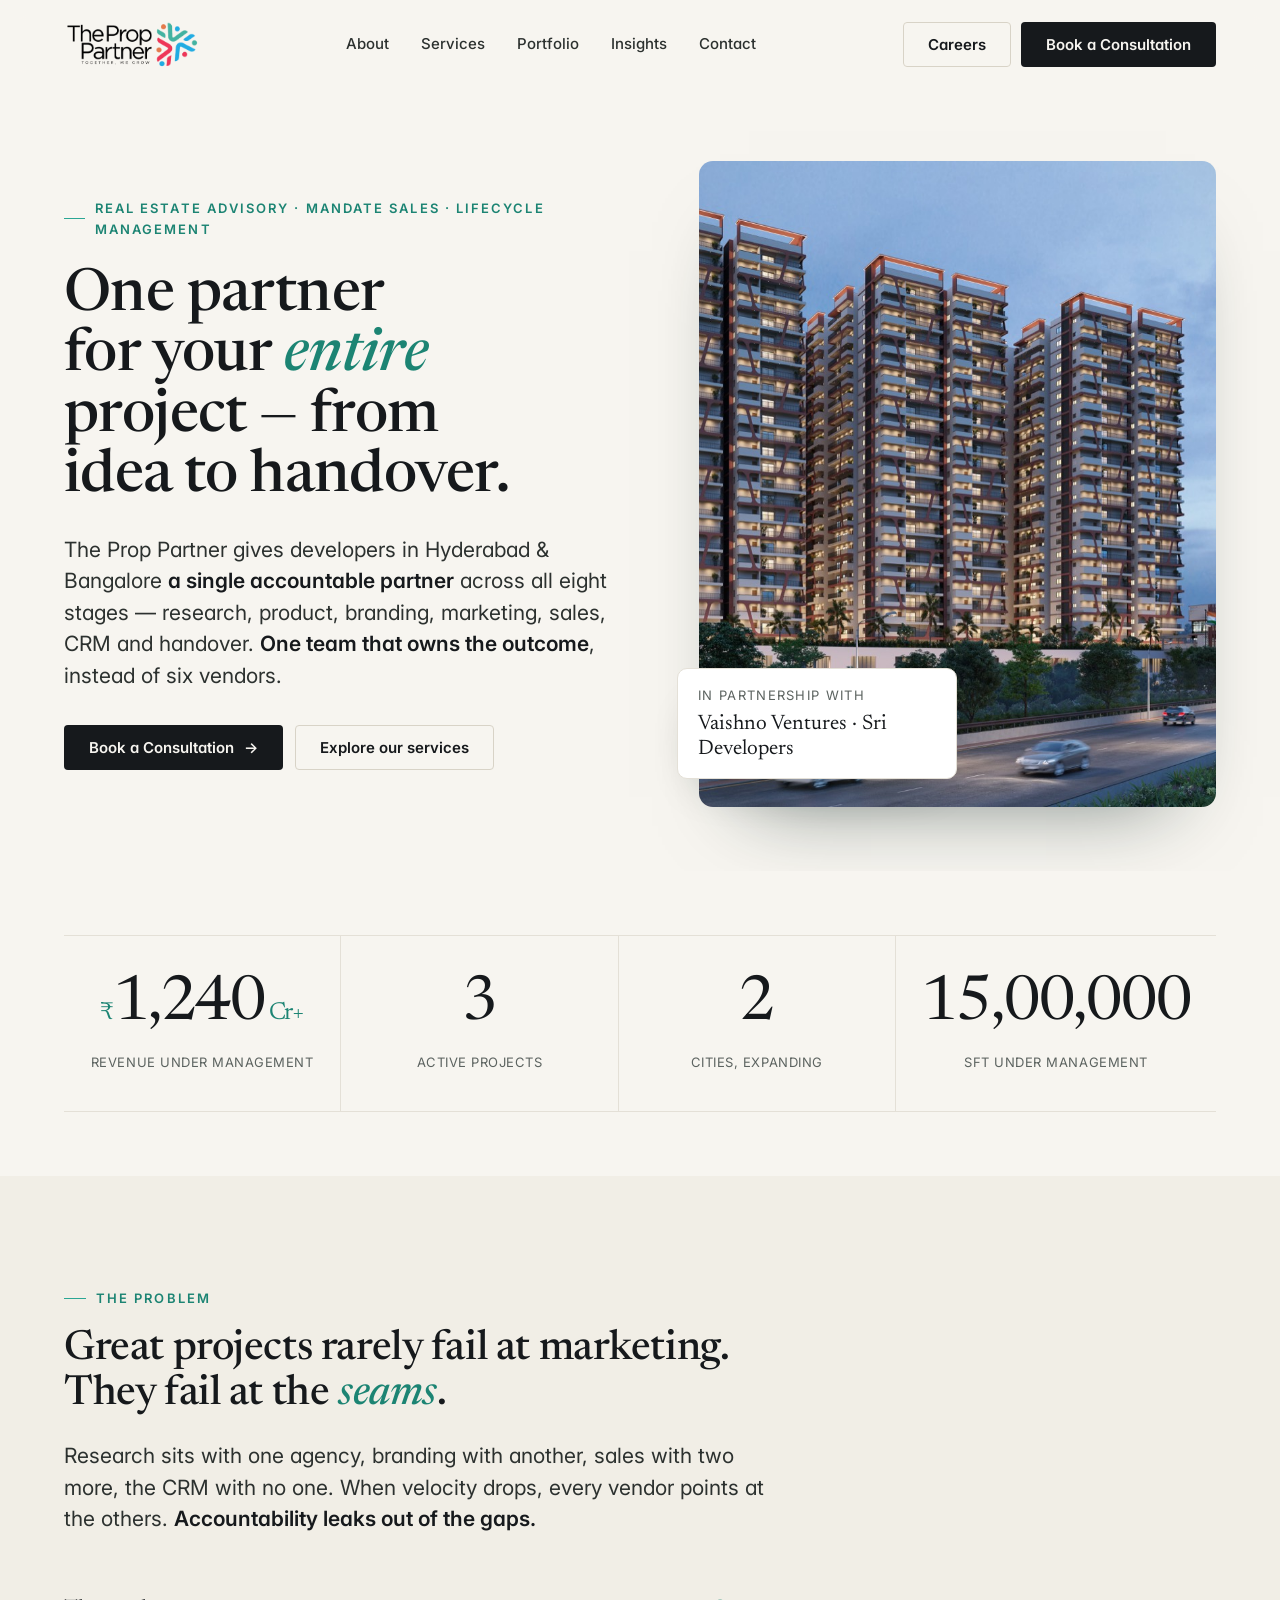
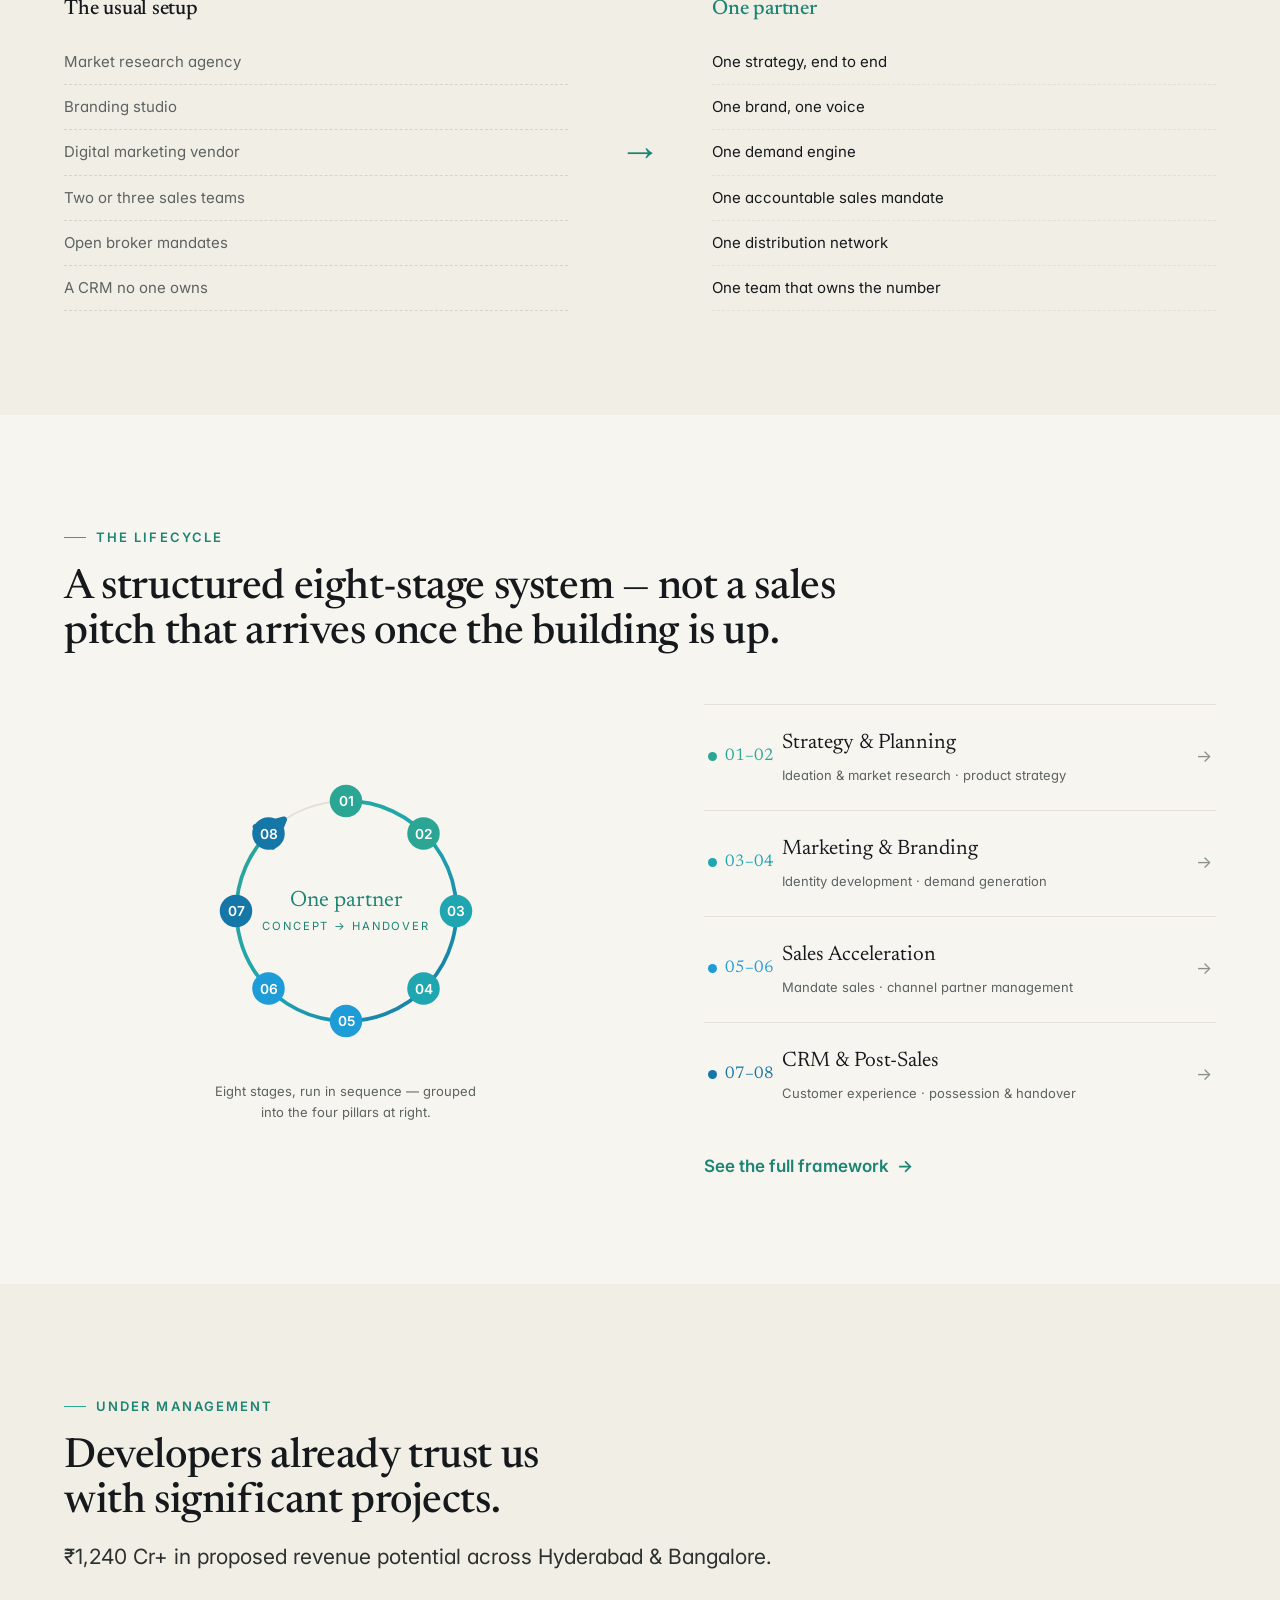
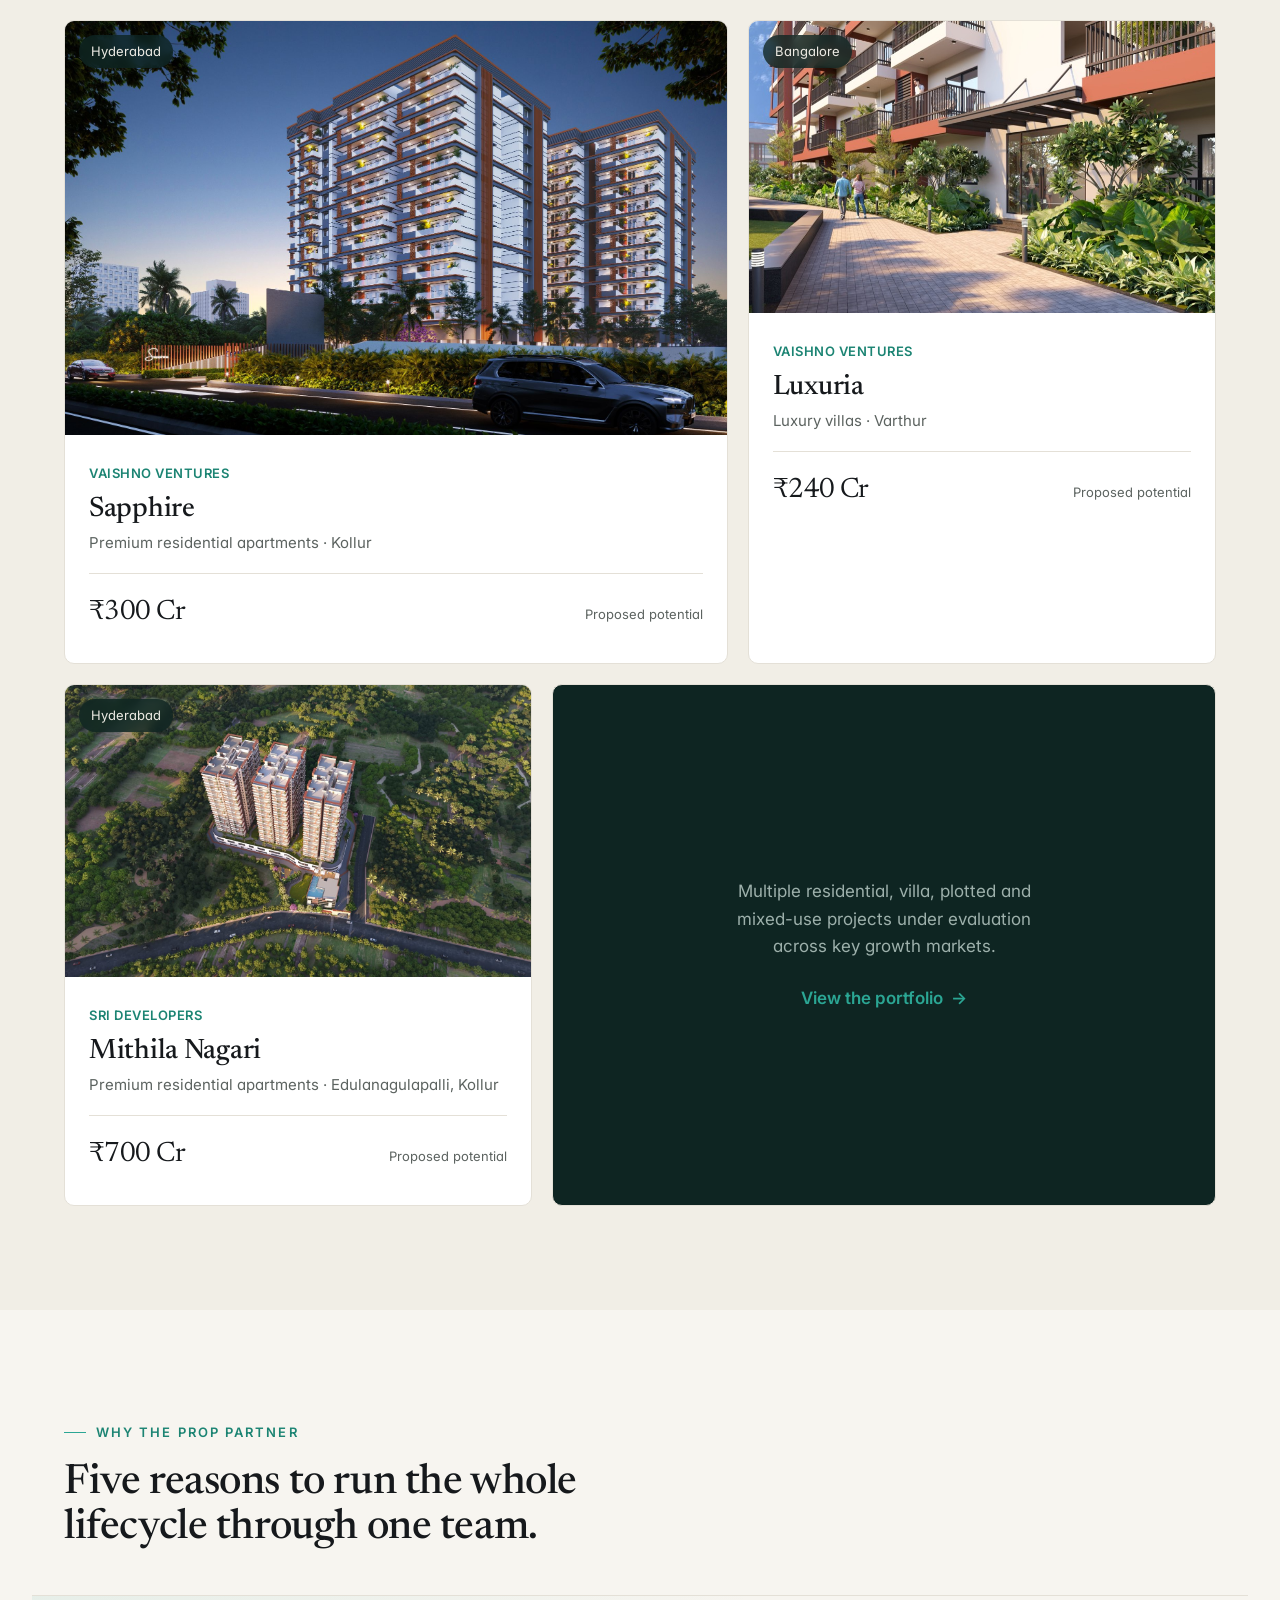
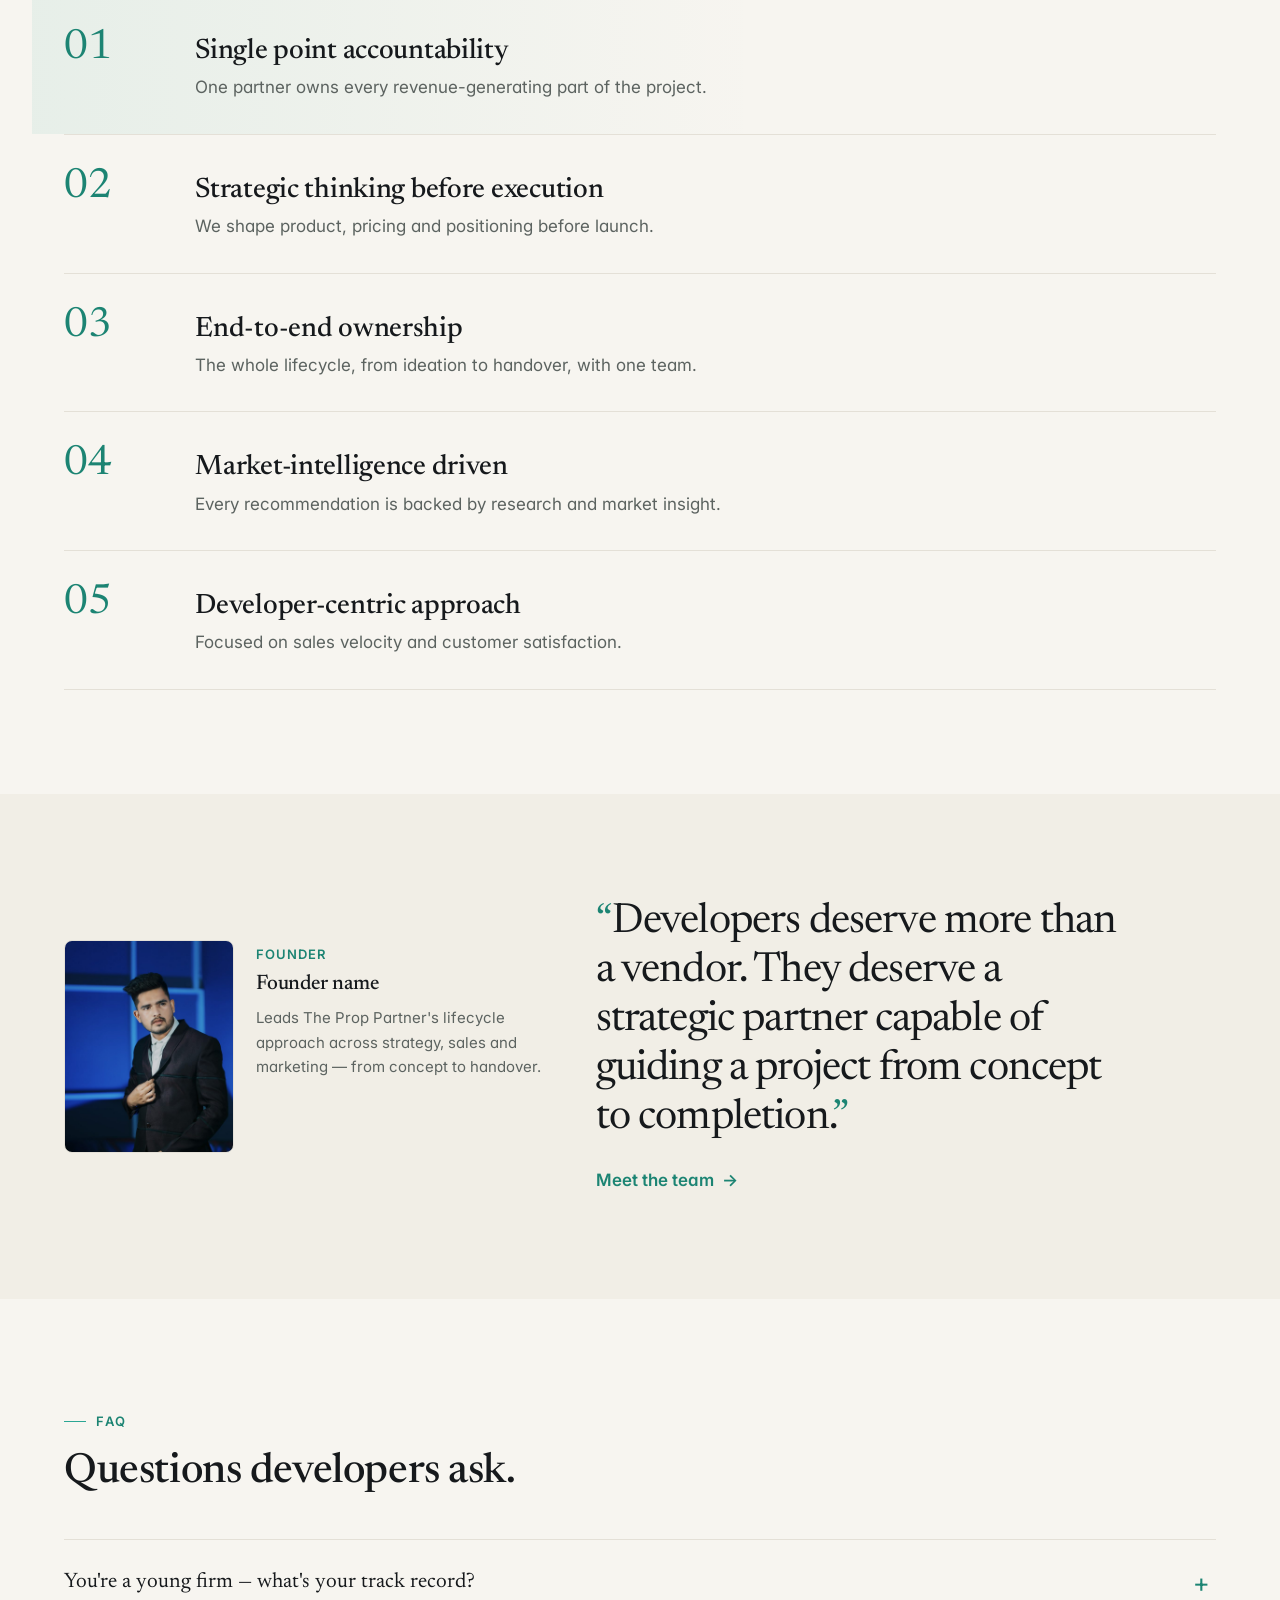
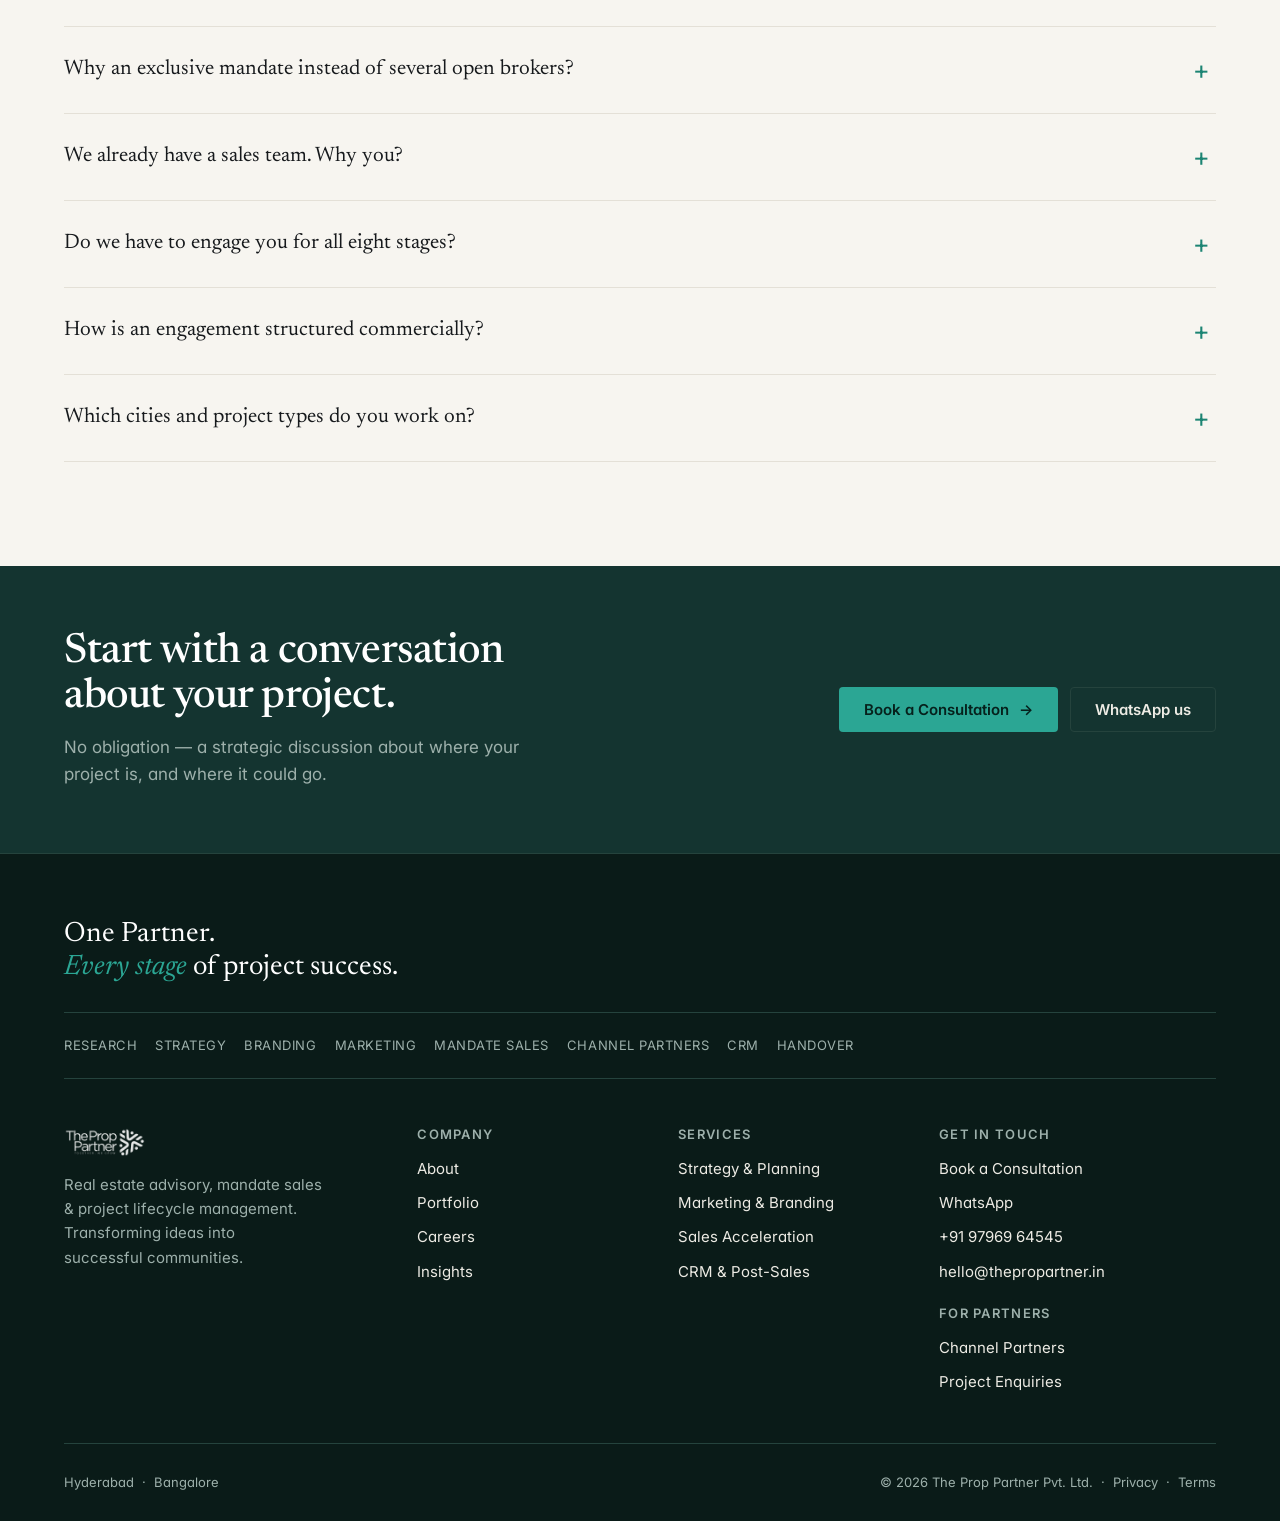
<file: index.html>
<!doctype html>
<html lang="en">
<head>
  <meta charset="utf-8">
  <meta name="viewport" content="width=device-width, initial-scale=1">
  <script>
  /* Self-contained reveal-on-scroll. Lives in <head> so it can't be broken by
     any other script. Sets .js (so content is visible if JS is disabled),
     then reveals .reveal elements as they enter the viewport. */
  (function (d) {
    d.documentElement.classList.add('js');
    var reduce = window.matchMedia && window.matchMedia('(prefers-reduced-motion: reduce)').matches;
    function run() {
      var els = d.querySelectorAll('.reveal:not(.in)'), vh = window.innerHeight, i;
      for (i = 0; i < els.length; i++) {
        var r = els[i].getBoundingClientRect();
        if (r.top < vh * 0.9 && r.bottom > 0) els[i].classList.add('in');
      }
    }
    function start() {
      if (reduce) {
        var all = d.querySelectorAll('.reveal'), i;
        for (i = 0; i < all.length; i++) all[i].classList.add('in');
        return;
      }
      run();
      var ticking = false;
      window.addEventListener('scroll', function () {
        if (!ticking) { ticking = true; requestAnimationFrame(function () { run(); ticking = false; }); }
      }, { passive: true });
      window.addEventListener('resize', run, { passive: true });
      window.addEventListener('load', run);
    }
    if (d.readyState !== 'loading') start();
    else d.addEventListener('DOMContentLoaded', start);
  })(document);
  </script>
  <title>The Prop Partner — Real Estate Mandate &amp; Project Lifecycle Partner, Hyderabad &amp; Bangalore</title>
  <meta name="description" content="One accountable partner across the entire project lifecycle — from market research and product strategy to mandate sales, CRM and handover. Advisory for developers in Hyderabad &amp; Bangalore.">
  <link rel="canonical" href="https://www.thepropartner.in/">

  <!-- Open Graph / social (first impression in WhatsApp & pitch emails) -->
  <meta property="og:type" content="website">
  <meta property="og:site_name" content="The Prop Partner">
  <meta property="og:title" content="The Prop Partner — Real Estate Mandate &amp; Project Lifecycle Partner, Hyderabad &amp; Bangalore">
  <meta property="og:description" content="One accountable partner across the entire project lifecycle — from market research and product strategy to mandate sales, CRM and handover. Advisory for developers in Hyderabad &amp; Bangalore.">
  <meta property="og:image" content="https://www.thepropartner.in/assets/img/og-default.jpg">
  <meta property="og:url" content="https://www.thepropartner.in/">
  <meta name="twitter:card" content="summary_large_image">
  <meta name="twitter:title" content="The Prop Partner — Real Estate Mandate &amp; Project Lifecycle Partner, Hyderabad &amp; Bangalore">
  <meta name="twitter:description" content="One accountable partner across the entire project lifecycle — from market research and product strategy to mandate sales, CRM and handover. Advisory for developers in Hyderabad &amp; Bangalore.">
  <meta name="twitter:image" content="https://www.thepropartner.in/assets/img/og-default.jpg">
  <meta name="theme-color" content="#0E2522">

  <link rel="icon" href="/assets/img/favicon.svg" type="image/svg+xml">
  <link rel="preconnect" href="https://fonts.googleapis.com">
  <link rel="preconnect" href="https://fonts.gstatic.com" crossorigin>
  <link href="https://fonts.googleapis.com/css2?family=Inter:wght@400;500;600;700&family=Newsreader:ital,opsz,wght@0,6..72,400;0,6..72,500;0,6..72,600;1,6..72,400;1,6..72,500&display=swap" rel="stylesheet">
  <link rel="stylesheet" href="/assets/css/styles.css">
  <script type="application/ld+json">
{"@context":"https://schema.org","@type":"RealEstateAgent","name":"The Prop Partner",
"description":"Real estate advisory, mandate sales and project lifecycle management for developers across Hyderabad and Bangalore.",
"url":"https://www.thepropartner.in","areaServed":["Hyderabad","Bangalore"],
"slogan":"One Partner. Every Stage of Project Success.","email":"hello@thepropartner.in","telephone":"+91-97969-64545"}
</script>
</head>
<body data-page="home">
  <div class="scroll-progress" aria-hidden="true"></div>
  <a href="#main" class="btn btn--primary" style="position:absolute;left:-9999px;top:8px;z-index:100" onfocus="this.style.left='8px'" onblur="this.style.left='-9999px'">Skip to content</a>
  <header class="site-header">
    <div class="container container--wide nav">
      <a href="/" class="brand" aria-label="The Prop Partner — home">
        <img src="/assets/img/logo-prop-partner.png" alt="The Prop Partner" width="170" height="44">
      </a>

      <nav class="nav__links" aria-label="Primary">
        <a class="nav__link" data-nav="about" href="/about.html">About</a>
        <span class="has-menu">
          <a class="nav__link" data-nav="services" href="/services.html">Services</a>
          <span class="menu" role="menu">
            <a href="/services/strategy-planning.html"><span class="m-title">Strategy &amp; Planning</span><span class="m-sub">Research · product · pricing</span></a>
            <a href="/services/marketing-branding.html"><span class="m-title">Marketing &amp; Branding</span><span class="m-sub">Identity · demand generation</span></a>
            <a href="/services/sales-acceleration.html"><span class="m-title">Sales Acceleration</span><span class="m-sub">Mandate sales · channel partners</span></a>
            <a href="/services/crm-post-sales.html"><span class="m-title">CRM &amp; Post-Sales</span><span class="m-sub">Customer journey · handover</span></a>
          </span>
        </span>
        <a class="nav__link" data-nav="portfolio" href="/portfolio.html">Portfolio</a>
        <a class="nav__link" data-nav="insights" href="/insights.html">Insights</a>
        <a class="nav__link" data-nav="contact" href="/contact.html">Contact</a>
      </nav>

      <div class="nav__cta">
        <a class="btn btn--ghost" href="/careers.html">Careers</a>
        <a class="btn btn--primary" href="/contact.html">Book a Consultation</a>
        <button class="nav__toggle" aria-label="Menu" aria-expanded="false" aria-controls="mobileNav"><span></span></button>
      </div>
    </div>
  </header>

  <div class="mobile-nav" id="mobileNav">
    <a href="/about.html">About</a>
    <details>
      <summary><a href="/services.html" style="border:0;padding:0">Services</a></summary>
      <div class="sub">
        <a href="/services/strategy-planning.html">Strategy &amp; Planning</a>
        <a href="/services/marketing-branding.html">Marketing &amp; Branding</a>
        <a href="/services/sales-acceleration.html">Sales Acceleration</a>
        <a href="/services/crm-post-sales.html">CRM &amp; Post-Sales</a>
      </div>
    </details>
    <a href="/portfolio.html">Portfolio</a>
    <a href="/insights.html">Insights</a>
    <a href="/careers.html">Careers</a>
    <a href="/contact.html">Contact</a>
    <a class="btn btn--primary" style="margin-top:24px;width:100%" href="/contact.html">Book a Consultation</a>
  </div>

  <main id="main">

  <!-- 1. HERO — split: clear copy left, premium visual right -->
  <section class="hero">
    <div class="container container--wide hero__grid">
      <div class="hero__text">
        <span class="eyebrow hero__kicker">Real estate advisory · Mandate sales · Lifecycle management</span>
        <h1 class="reveal">One partner for your <span class="accent">entire</span> project — from idea to handover.</h1>
        <p class="lead hero__sub reveal" data-d="1">The Prop Partner gives developers in Hyderabad &amp; Bangalore <strong>a single accountable partner</strong> across all eight stages — research, product, branding, marketing, sales, CRM and handover. <strong>One team that owns the outcome</strong>, instead of six vendors.</p>
        <div class="hero__cta reveal" data-d="2">
          <a class="btn btn--primary" href="/contact.html">Book a Consultation <span class="arr">→</span></a>
          <a class="btn btn--ghost" href="/services.html">Explore our services</a>
        </div>
      </div>
      <div class="hero__media reveal" data-d="1">
        <img src="/assets/img/hero-visual.jpg" alt="A premium residential development under The Prop Partner management" width="900" height="1120">
        <div class="hero__chip">
          <span class="hero__chip-k">In partnership with</span>
          <span class="hero__chip-v">Vaishno Ventures · Sri Developers</span>
        </div>
      </div>
    </div>
  </section>

  <!-- 2. MOMENTUM STATS -->
  <section class="section--tight">
    <div class="container container--wide">
      <div class="stats reveal">
        <div class="stat"><span class="stat__n num"><span class="unit">₹</span><span data-count="1240">1,240</span><span class="unit"> Cr+</span></span><div class="stat__l">Revenue under management</div></div>
        <div class="stat"><span class="stat__n num"><span data-count="3">3</span></span><div class="stat__l">Active projects</div></div>
        <div class="stat"><span class="stat__n num"><span data-count="2">2</span></span><div class="stat__l">Cities, expanding</div></div>
        <div class="stat"><span class="stat__n num"><span data-count="1500000">15,00,000</span></span><div class="stat__l">Sft under management</div></div>
      </div>
    </div>
  </section>

  <!-- 3. PROBLEM → REVEAL -->
  <section class="section panel">
    <div class="container container--wide split">
      <div class="split__label"><span class="eyebrow">The problem</span></div>
      <div>
        <h2 class="reveal">Great projects rarely fail at marketing.<br>They fail at the <span class="accent">seams</span>.</h2>
        <p class="lead reveal mt-3">Research sits with one agency, branding with another, sales with two more, the CRM with no one. When velocity drops, every vendor points at the others. <strong>Accountability leaks out of the gaps.</strong></p>

        <div class="vs reveal mt-5">
          <div class="vs__col vs__col--six">
            <h3>The usual setup</h3>
            <ul class="vs__list">
              <li>Market research agency</li>
              <li>Branding studio</li>
              <li>Digital marketing vendor</li>
              <li>Two or three sales teams</li>
              <li>Open broker mandates</li>
              <li>A CRM no one owns</li>
            </ul>
          </div>
          <div class="vs__arrow" aria-hidden="true">→</div>
          <div class="vs__col vs__col--one">
            <h3>One partner</h3>
            <ul class="vs__list">
              <li>One strategy, end to end</li>
              <li>One brand, one voice</li>
              <li>One demand engine</li>
              <li>One accountable sales mandate</li>
              <li>One distribution network</li>
              <li>One team that owns the number</li>
            </ul>
          </div>
        </div>
      </div>
    </div>
  </section>

  <!-- 4. LIFECYCLE — signature orbit -->
  <section class="section lifecycle">
    <div class="container container--wide">
      <div class="split" style="margin-bottom:48px">
        <div class="split__label"><span class="eyebrow">The lifecycle</span></div>
        <div>
          <h2 class="reveal" style="max-width:40ch">A structured eight-stage system — not a sales pitch that arrives once the building is up.</h2>
        </div>
      </div>

      <div class="orbit">
        <div class="orbit__stage reveal" role="img" aria-label="The eight-stage lifecycle runs clockwise from ideation to handover, grouped into four service pillars.">
          <svg viewBox="0 0 240 240">
            <defs>
              <linearGradient id="lcg" x1="0" y1="0" x2="1" y2="1">
                <stop offset="0" stop-color="#2BA694"/><stop offset="0.5" stop-color="#1FA6B0"/><stop offset="1" stop-color="#1577A8"/>
              </linearGradient>
              <marker id="lcarrow" markerWidth="9" markerHeight="9" refX="4.5" refY="4.5" orient="auto">
                <path d="M1 1 L8 4.5 L1 8" fill="none" stroke="#1577A8" stroke-width="1.6" stroke-linecap="round" stroke-linejoin="round"/>
              </marker>
            </defs>
            <!-- faint full ring -->
            <circle class="ring" cx="120" cy="120" r="88"/>
            <!-- directional progress arc: ideation (top) clockwise to handover -->
            <path class="arc" stroke="url(#lcg)" marker-end="url(#lcarrow)" d="M120 32 A88 88 0 1 1 62.5 53.7"/>
            <!-- 8 numbered stage nodes, coloured by pillar -->
            <g class="nodes" font-family="Inter, sans-serif" font-size="11" font-weight="600" fill="#fff" text-anchor="middle">
              <g><circle class="node" cx="120" cy="32"  r="13" fill="#2BA694"/><text x="120" y="36">01</text></g>
              <g><circle class="node" cx="182" cy="58"  r="13" fill="#2BA694"/><text x="182" y="62">02</text></g>
              <g><circle class="node" cx="208" cy="120" r="13" fill="#1FA6B0"/><text x="208" y="124">03</text></g>
              <g><circle class="node" cx="182" cy="182" r="13" fill="#1FA6B0"/><text x="182" y="186">04</text></g>
              <g><circle class="node" cx="120" cy="208" r="13" fill="#1E9CD7"/><text x="120" y="212">05</text></g>
              <g><circle class="node" cx="58"  cy="182" r="13" fill="#1E9CD7"/><text x="58"  y="186">06</text></g>
              <g><circle class="node" cx="32"  cy="120" r="13" fill="#1577A8"/><text x="32"  y="124">07</text></g>
              <g><circle class="node" cx="58"  cy="58"  r="13" fill="#1577A8"/><text x="58"  y="62">08</text></g>
            </g>
            <text x="120" y="116" text-anchor="middle" class="orbit__center" font-size="18" fill="#1C8473">One partner</text>
            <text x="120" y="135" text-anchor="middle" font-family="Inter, sans-serif" font-size="9" letter-spacing="1.5" fill="#1C8473">CONCEPT&#160;→&#160;HANDOVER</text>
          </svg>
          <p class="orbit__cap">Eight stages, run in sequence — grouped into the four pillars at right.</p>
        </div>

        <div class="pillars">
          <a class="pillar reveal" data-p="1" href="/services/strategy-planning.html">
            <span class="pillar__n">01–02</span>
            <span><span class="pillar__t">Strategy &amp; Planning</span><span class="pillar__s">Ideation &amp; market research · product strategy</span></span>
            <span class="arr">→</span>
          </a>
          <a class="pillar reveal" data-p="2" data-d="1" href="/services/marketing-branding.html">
            <span class="pillar__n">03–04</span>
            <span><span class="pillar__t">Marketing &amp; Branding</span><span class="pillar__s">Identity development · demand generation</span></span>
            <span class="arr">→</span>
          </a>
          <a class="pillar reveal" data-p="3" href="/services/sales-acceleration.html">
            <span class="pillar__n">05–06</span>
            <span><span class="pillar__t">Sales Acceleration</span><span class="pillar__s">Mandate sales · channel partner management</span></span>
            <span class="arr">→</span>
          </a>
          <a class="pillar reveal" data-p="4" data-d="1" href="/services/crm-post-sales.html">
            <span class="pillar__n">07–08</span>
            <span><span class="pillar__t">CRM &amp; Post-Sales</span><span class="pillar__s">Customer experience · possession &amp; handover</span></span>
            <span class="arr">→</span>
          </a>
          <div class="mt-3"><a class="tlink" href="/services.html">See the full framework <span class="arr">→</span></a></div>
        </div>
      </div>
    </div>
  </section>

  <!-- 5. PORTFOLIO TEASER -->
  <section class="section panel">
    <div class="container container--wide">
      <div class="split" style="margin-bottom:48px">
        <div class="split__label"><span class="eyebrow">Under management</span></div>
        <div>
          <h2 class="reveal" style="max-width:34ch">Developers already trust us with significant projects.</h2>
          <p class="lead reveal mt-2">₹1,240 Cr+ in proposed revenue potential across Hyderabad &amp; Bangalore.</p>
        </div>
      </div>

      <div class="projects projects--teaser">
        <article class="project reveal">
          <div class="project__img"><img src="/assets/img/banner1.jpg" alt="Sapphire" loading="lazy" width="960" height="600"><span class="project__tag">Hyderabad</span></div>
          <div class="project__body">
            <span class="project__dev">Vaishno Ventures</span>
            <h3>Sapphire</h3>
            <p class="project__meta">Premium residential apartments · Kollur</p>
            <div class="project__rev"><span class="num">₹300 Cr</span><small>Proposed potential</small></div>
          </div>
        </article>
        <article class="project reveal" data-d="1">
          <div class="project__img"><img src="/assets/img/project-luxuria.jpg" alt="Luxuria" loading="lazy" width="960" height="600"><span class="project__tag">Bangalore</span></div>
          <div class="project__body">
            <span class="project__dev">Vaishno Ventures</span>
            <h3>Luxuria</h3>
            <p class="project__meta">Luxury villas · Varthur</p>
            <div class="project__rev"><span class="num">₹240 Cr</span><small>Proposed potential</small></div>
          </div>
        </article>
        <article class="project reveal">
          <div class="project__img"><img src="/assets/img/sri-developers-banner.jpeg" alt="Mithila Nagari" loading="lazy" width="960" height="600"><span class="project__tag">Hyderabad</span></div>
          <div class="project__body">
            <span class="project__dev">Sri Developers</span>
            <h3>Mithila Nagari</h3>
            <p class="project__meta">Premium residential apartments · Edulanagulapalli, Kollur</p>
            <div class="project__rev"><span class="num">₹700 Cr</span><small>Proposed potential</small></div>
          </div>
        </article>
        <article class="project reveal" data-d="1" style="display:flex;align-items:center;justify-content:center;background:var(--teal-ink);color:var(--on-dark)">
          <div style="padding:40px;text-align:center">
            <p style="color:var(--on-dark-mut);max-width:30ch;margin-inline:auto">Multiple residential, villa, plotted and mixed-use projects under evaluation across key growth markets.</p>
            <a class="tlink tlink--dark mt-3" href="/portfolio.html" style="justify-content:center">View the portfolio <span class="arr">→</span></a>
          </div>
        </article>
      </div>
    </div>
  </section>

  <!-- 6. WHY — numbered editorial -->
  <section class="section">
    <div class="container container--wide split">
      <div class="split__label"><span class="eyebrow">Why The Prop Partner</span></div>
      <h2 class="reveal" style="max-width:32ch;margin-bottom:44px">Five reasons to run the whole lifecycle through one team.</h2>
      <div class="why">
        <div class="why__row why__row--lead reveal">
          <span class="why__n">01</span>
          <div><h3>Single point accountability</h3><p>One partner owns every revenue-generating part of the project.</p></div>
        </div>
        <div class="why__row reveal">
          <span class="why__n">02</span>
          <div><h3>Strategic thinking before execution</h3><p>We shape product, pricing and positioning before launch.</p></div>
        </div>
        <div class="why__row reveal">
          <span class="why__n">03</span>
          <div><h3>End-to-end ownership</h3><p>The whole lifecycle, from ideation to handover, with one team.</p></div>
        </div>
        <div class="why__row reveal">
          <span class="why__n">04</span>
          <div><h3>Market-intelligence driven</h3><p>Every recommendation is backed by research and market insight.</p></div>
        </div>
        <div class="why__row reveal">
          <span class="why__n">05</span>
          <div><h3>Developer-centric approach</h3><p>Focused on sales velocity and customer satisfaction.</p></div>
        </div>
      </div>
    </div>
  </section>

  <!-- 7. LEADERSHIP snippet -->
  <section class="section panel">
    <div class="container container--wide">
      <div class="leaders" style="grid-template-columns:0.9fr 1.1fr;align-items:center">
        <div class="leader reveal" style="grid-template-columns:170px 1fr">
          <div class="leader__photo"><img src="/assets/img/founder-1.jpg" alt="Founder" loading="lazy" width="720" height="900"></div>
          <div>
            <span class="leader__role">Founder</span>
            <h3>Founder name</h3>
            <p>Leads The Prop Partner's lifecycle approach across strategy, sales and marketing — from concept to handover.</p>
          </div>
        </div>
        <div class="reveal" data-d="1">
          <p class="quote"><span class="mark">“</span>Developers deserve more than a vendor. They deserve a strategic partner capable of guiding a project from concept to completion.<span class="mark">”</span></p>
          <a class="tlink mt-3" href="/about.html">Meet the team <span class="arr">→</span></a>
        </div>
      </div>
    </div>
  </section>

  <!-- 8. FAQ -->
  <section class="section">
    <div class="container container--wide split">
      <div class="split__label"><span class="eyebrow">FAQ</span></div>
      <h2 class="reveal" style="max-width:26ch;margin-bottom:44px">Questions developers ask.</h2>
      <div class="reveal" style="width:100%">
        <div class="faq">
          <div class="faq__item">
            <button class="faq__q">You're a young firm — what's your track record?</button>
            <div class="faq__a"><div class="faq__a-inner"><p>Our leadership brings years of market experience and revenue closed across earlier projects, and we currently manage ₹1,240 Cr+ in proposed revenue potential for established developers including Vaishno Ventures and Sri Developers. We're deliberate about what we claim: every figure is potential under management, not booked sales. What you're really hiring is a method — the eight-stage lifecycle — and a team that owns the outcome.</p></div></div>
          </div>
          <div class="faq__item">
            <button class="faq__q">Why an exclusive mandate instead of several open brokers?</button>
            <div class="faq__a"><div class="faq__a-inner"><p>Open mandates split accountability and dilute the brand — five parties selling the same inventory five different ways. A single accountable mandate means one strategy, one quality bar, consistent customer experience, and one team answerable for velocity.</p></div></div>
          </div>
          <div class="faq__item">
            <button class="faq__q">We already have a sales team. Why you?</button>
            <div class="faq__a"><div class="faq__a-inner"><p>We can complement or lead, depending on your setup. More importantly, sales is one of eight stages — we add the upstream work most teams don't: market research, product and pricing strategy, branding and demand generation, then CRM and handover after the sale.</p></div></div>
          </div>
          <div class="faq__item">
            <button class="faq__q">Do we have to engage you for all eight stages?</button>
            <div class="faq__a"><div class="faq__a-inner"><p>No. You can engage us end-to-end or for a single stage where you need depth. The framework is modular — the advantage compounds the earlier and the wider you bring us in.</p></div></div>
          </div>
          <div class="faq__item">
            <button class="faq__q">How is an engagement structured commercially?</button>
            <div class="faq__a"><div class="faq__a-inner"><p>It depends on scope — advisory retainer, mandate fee, success-linked components, or a hybrid. We scope it in the first conversation, transparently. <em>(Confirm your standard model here.)</em></p></div></div>
          </div>
          <div class="faq__item">
            <button class="faq__q">Which cities and project types do you work on?</button>
            <div class="faq__a"><div class="faq__a-inner"><p>Hyderabad and Bangalore today, with select expansion underway. We work across residential apartment communities, villa projects, plotted developments and mixed-use schemes.</p></div></div>
          </div>
        </div>
      </div>
    </div>
  </section>

  <!-- 9. CLOSING CTA -->
  <section class="cta-band">
    <div class="container container--wide cta-band__inner">
      <div>
        <h2>Start with a conversation about your project.</h2>
        <p>No obligation — a strategic discussion about where your project is, and where it could go.</p>
      </div>
      <div style="display:flex;gap:12px;flex-wrap:wrap">
        <a class="btn btn--on-dark" href="/contact.html">Book a Consultation <span class="arr">→</span></a>
        <a class="btn btn--ghost-dark" href="https://wa.me/919796964545">WhatsApp us</a>
      </div>
    </div>
  </section>

  <script type="application/ld+json">
  {"@context":"https://schema.org","@type":"FAQPage","mainEntity":[
    {"@type":"Question","name":"You're a young firm — what's your track record?","acceptedAnswer":{"@type":"Answer","text":"Our leadership brings years of market experience and revenue closed across earlier projects, and we currently manage over ₹1,240 Cr in proposed revenue potential for established developers including Vaishno Ventures and Sri Developers. Every figure is potential under management, not booked sales."}},
    {"@type":"Question","name":"Why an exclusive mandate instead of several open brokers?","acceptedAnswer":{"@type":"Answer","text":"A single accountable mandate means one strategy, one quality bar, consistent customer experience, and one team answerable for sales velocity — rather than open mandates that split accountability and dilute the brand."}},
    {"@type":"Question","name":"Do we have to engage you for all eight stages?","acceptedAnswer":{"@type":"Answer","text":"No. You can engage The Prop Partner end-to-end or for a single stage. The eight-stage framework is modular."}},
    {"@type":"Question","name":"Which cities and project types do you work on?","acceptedAnswer":{"@type":"Answer","text":"Hyderabad and Bangalore, across residential apartment communities, villa projects, plotted developments and mixed-use schemes."}}
  ]}
  </script>
  </main>

  <footer class="site-footer">
    <div class="container container--wide">
      <p class="footer-motif">One Partner.<br><span class="accent">Every stage</span> of project success.</p>

      <nav class="footer-disc" aria-label="Disciplines">
        <a href="/services/strategy-planning.html">Research</a>
        <a href="/services/strategy-planning.html">Strategy</a>
        <a href="/services/marketing-branding.html">Branding</a>
        <a href="/services/marketing-branding.html">Marketing</a>
        <a href="/services/sales-acceleration.html">Mandate Sales</a>
        <a href="/services/sales-acceleration.html">Channel Partners</a>
        <a href="/services/crm-post-sales.html">CRM</a>
        <a href="/services/crm-post-sales.html">Handover</a>
      </nav>

      <div class="footer-cols">
        <div class="footer-brand">
          <img src="/assets/img/logo-prop-partner.png" alt="The Prop Partner">
          <p>Real estate advisory, mandate sales &amp; project lifecycle management. Transforming ideas into successful communities.</p>
        </div>
        <div>
          <h4>Company</h4>
          <ul>
            <li><a href="/about.html">About</a></li>
            <li><a href="/portfolio.html">Portfolio</a></li>
            <li><a href="/careers.html">Careers</a></li>
            <li><a href="/insights.html">Insights</a></li>
          </ul>
        </div>
        <div>
          <h4>Services</h4>
          <ul>
            <li><a href="/services/strategy-planning.html">Strategy &amp; Planning</a></li>
            <li><a href="/services/marketing-branding.html">Marketing &amp; Branding</a></li>
            <li><a href="/services/sales-acceleration.html">Sales Acceleration</a></li>
            <li><a href="/services/crm-post-sales.html">CRM &amp; Post-Sales</a></li>
          </ul>
        </div>
        <div>
          <h4>Get in Touch</h4>
          <ul>
            <li><a href="/contact.html">Book a Consultation</a></li>
            <li><a href="https://wa.me/919796964545">WhatsApp</a></li>
            <li><a href="tel:+919796964545">+91 97969 64545</a></li>
            <li><a href="mailto:hello@thepropartner.in">hello@thepropartner.in</a></li>
          </ul>
          <h4 style="margin-top:22px">For Partners</h4>
          <ul>
            <li><a href="/contact.html?type=channel-partner">Channel Partners</a></li>
            <li><a href="/contact.html?type=buyer">Project Enquiries</a></li>
          </ul>
        </div>
      </div>

      <div class="footer-bottom">
        <span>Hyderabad &nbsp;·&nbsp; Bangalore</span>
        <span>© <span data-year>2026</span> The Prop Partner Pvt. Ltd. &nbsp;·&nbsp; <a href="/privacy.html">Privacy</a> &nbsp;·&nbsp; <a href="/terms.html">Terms</a></span>
      </div>
    </div>
  </footer>

  <script src="/assets/js/main.js" defer></script>
</body>
</html>
</file>
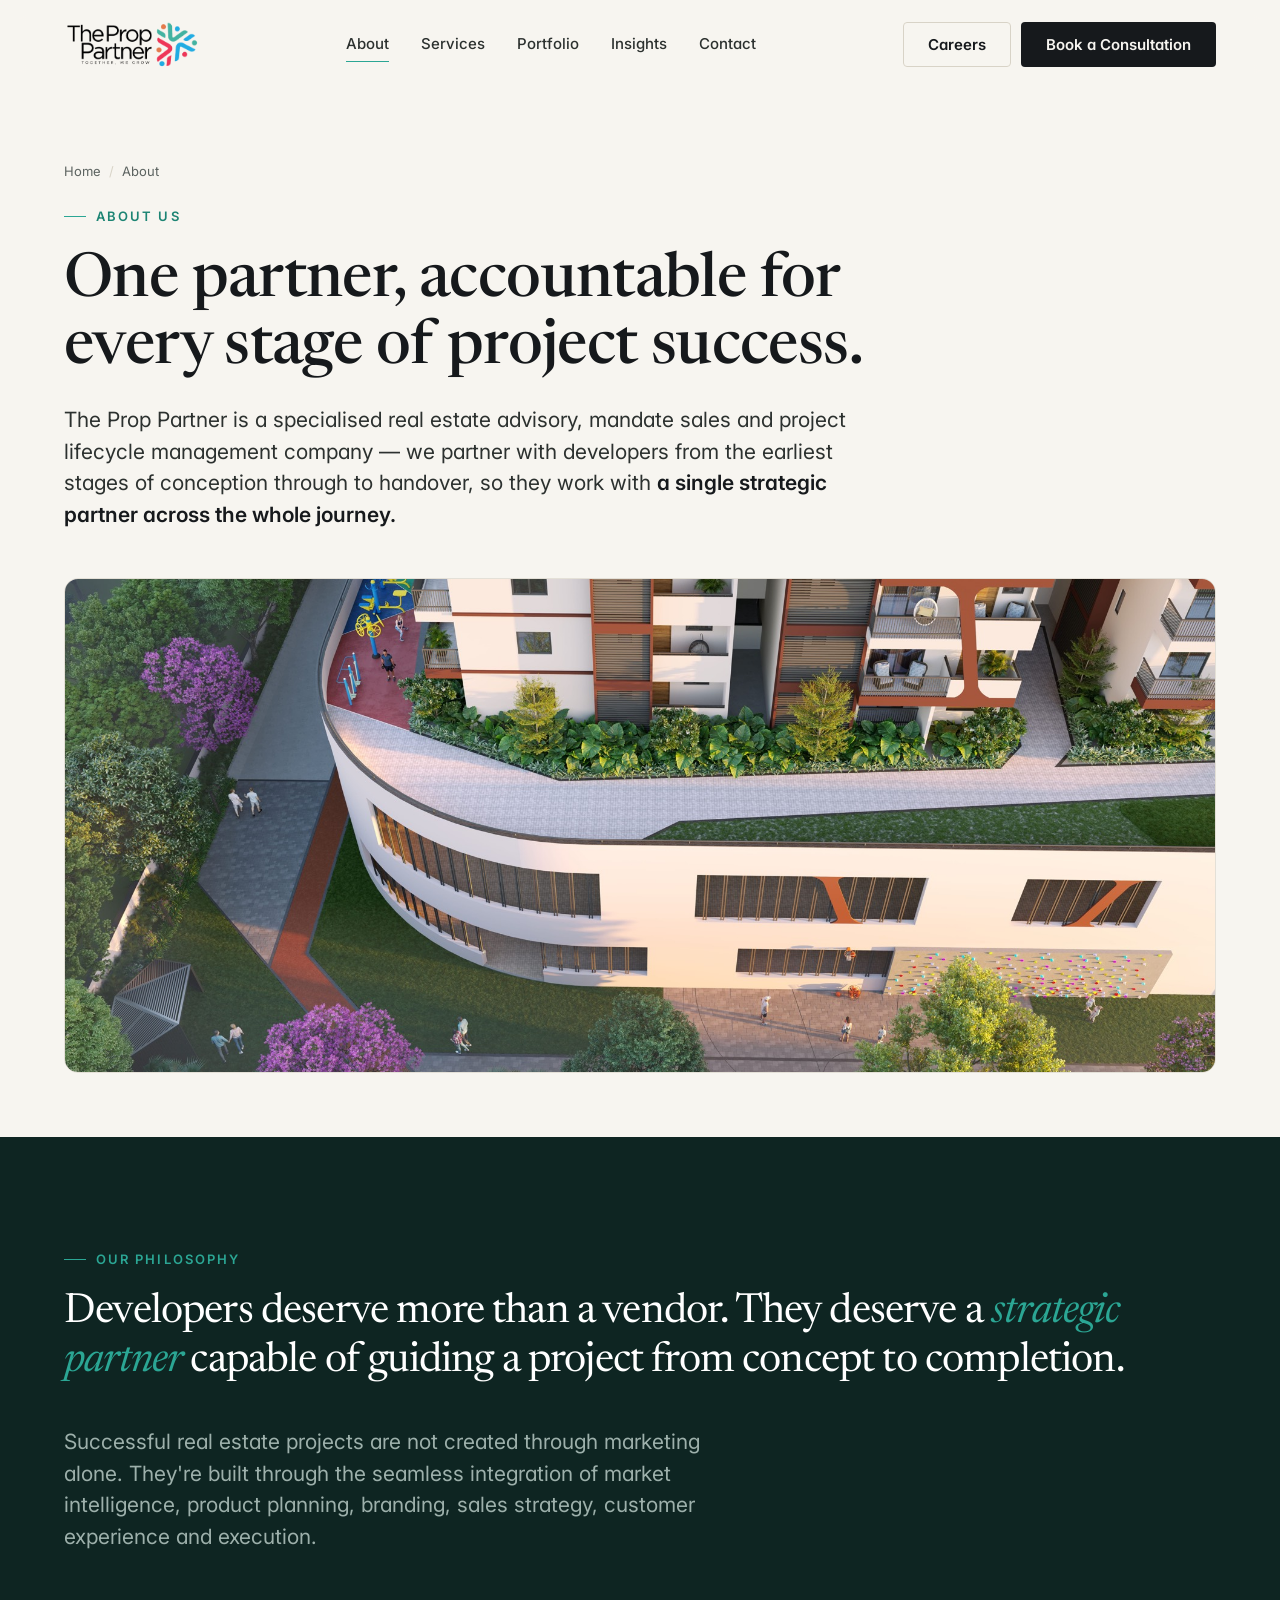
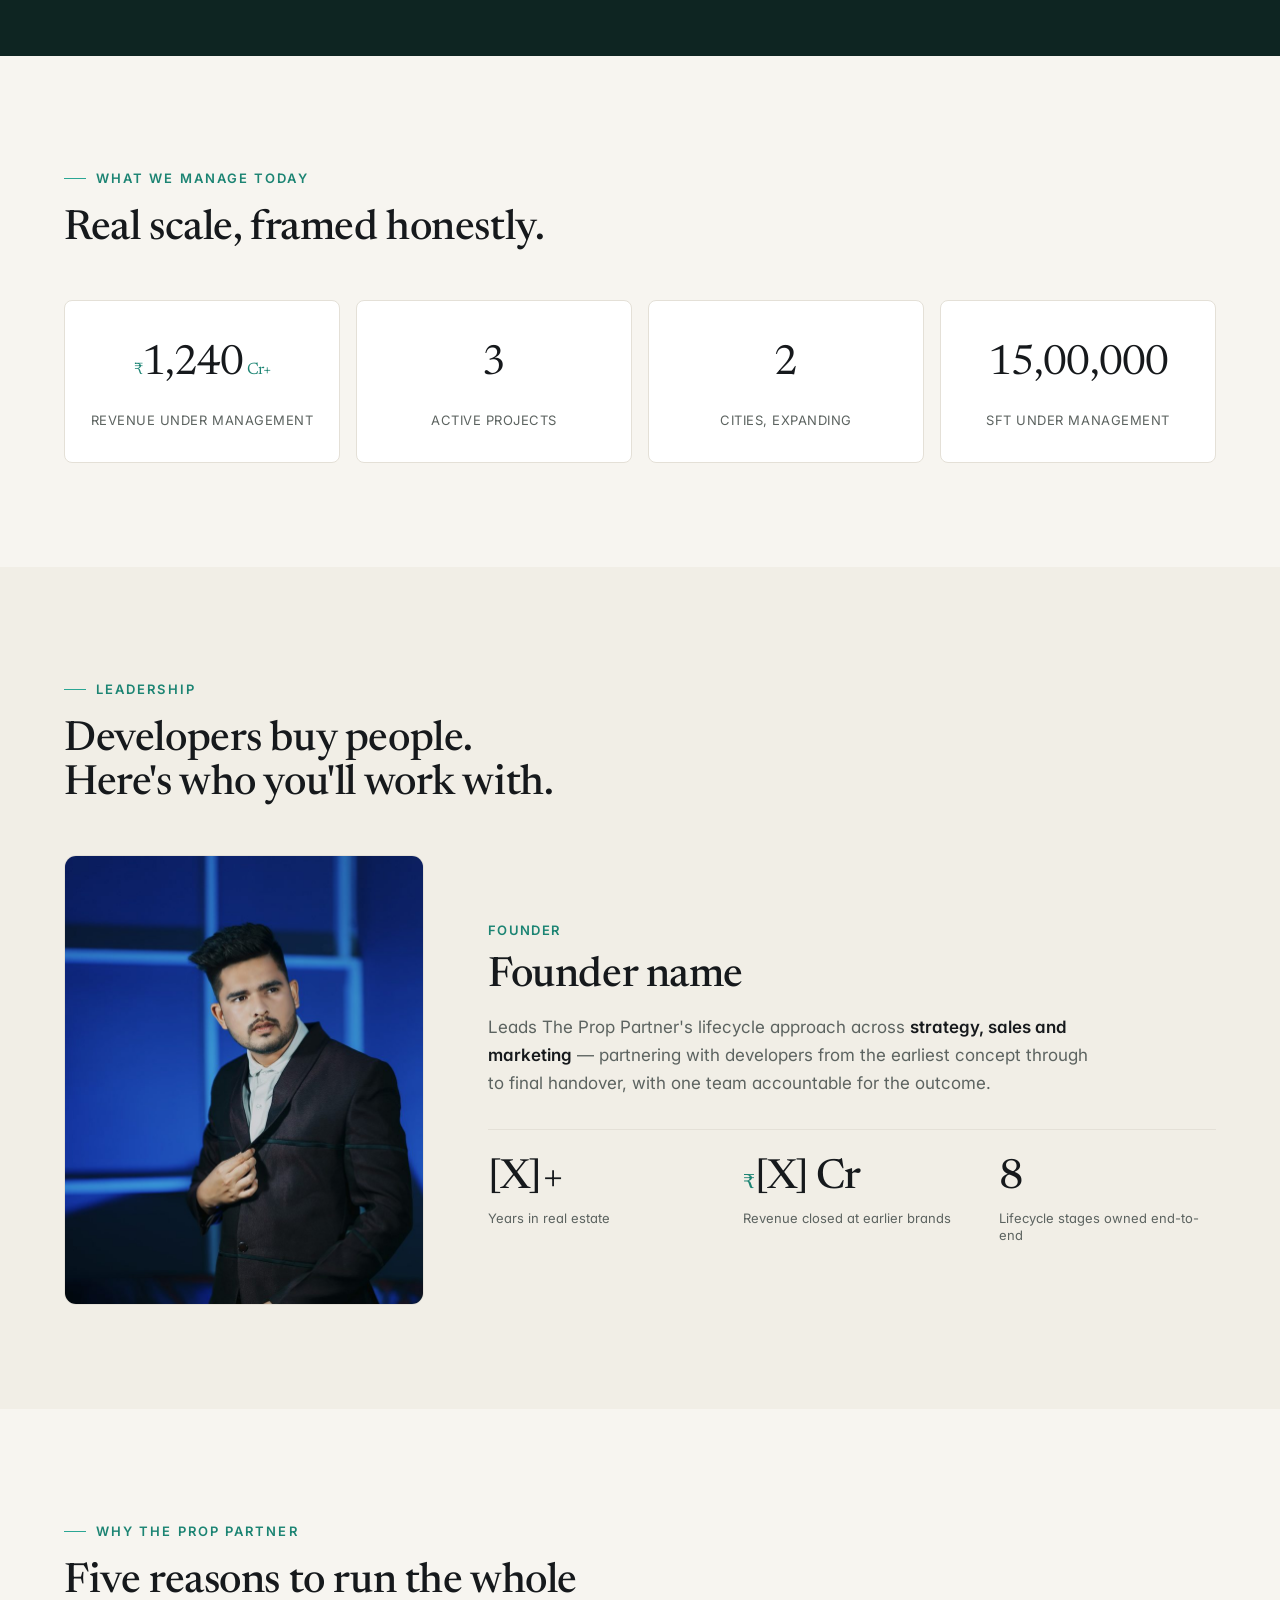
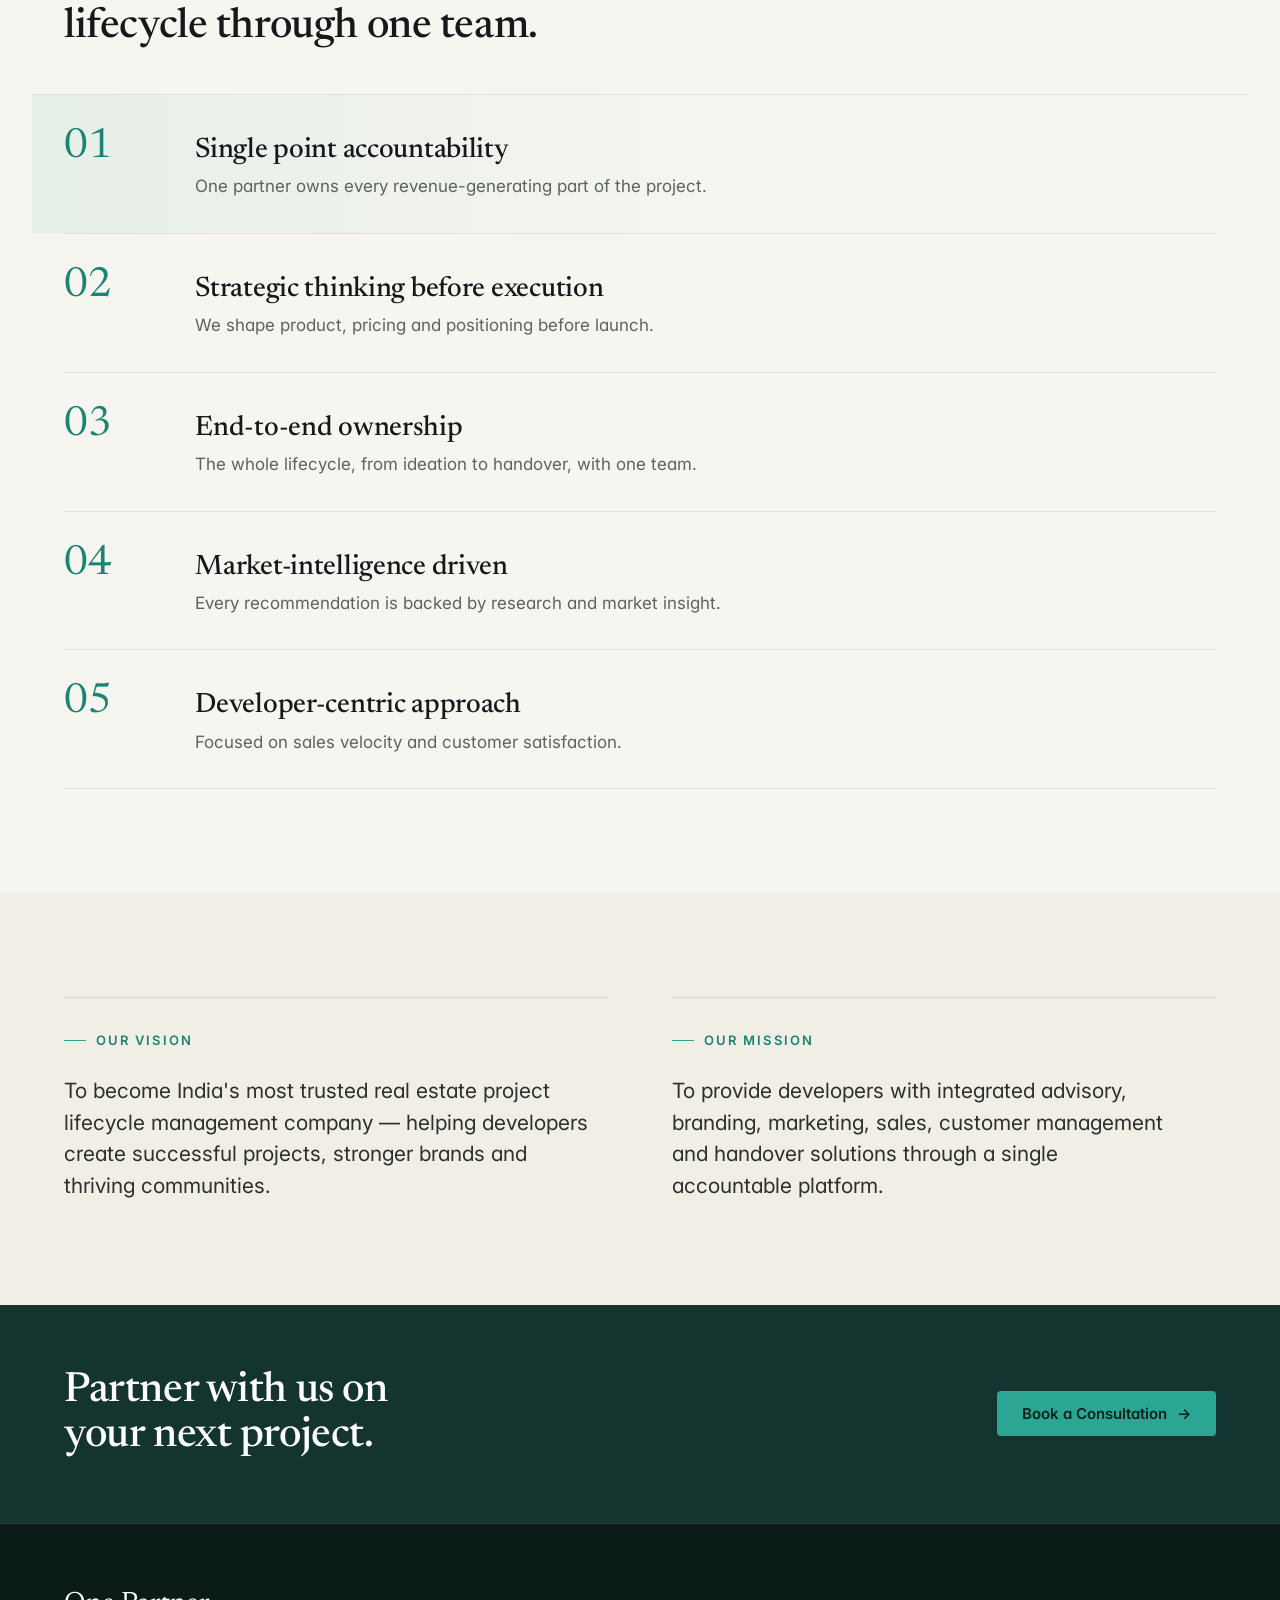
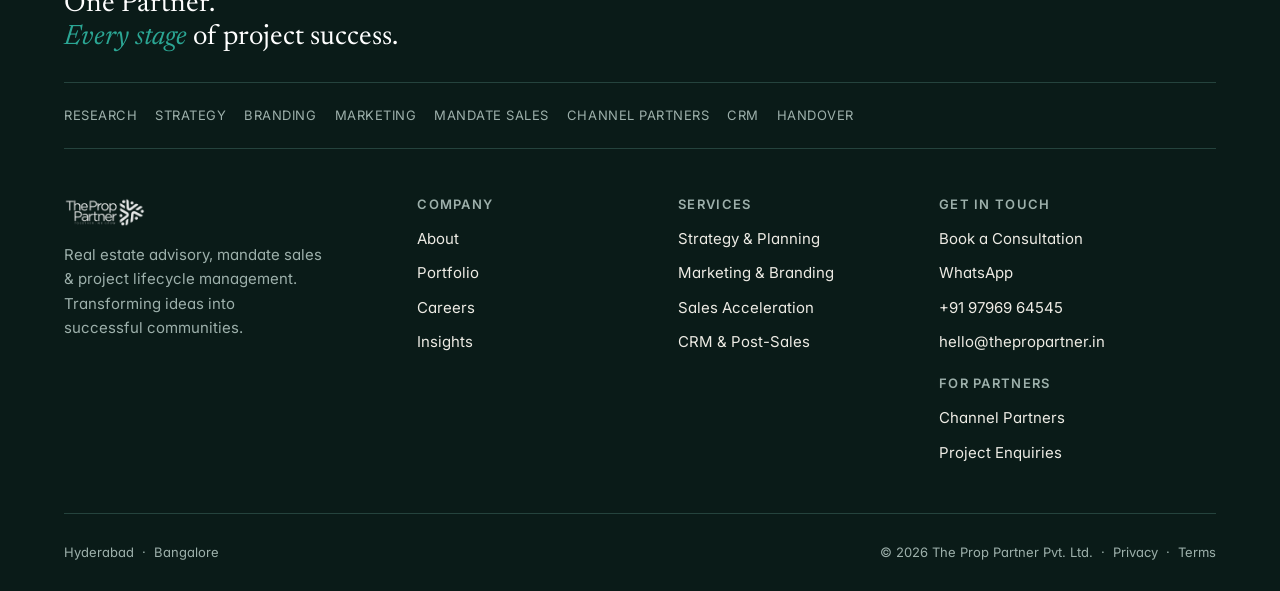
<file: about.html>
<!doctype html>
<html lang="en">
<head>
  <meta charset="utf-8">
  <meta name="viewport" content="width=device-width, initial-scale=1">
  <script>
  /* Self-contained reveal-on-scroll. Lives in <head> so it can't be broken by
     any other script. Sets .js (so content is visible if JS is disabled),
     then reveals .reveal elements as they enter the viewport. */
  (function (d) {
    d.documentElement.classList.add('js');
    var reduce = window.matchMedia && window.matchMedia('(prefers-reduced-motion: reduce)').matches;
    function run() {
      var els = d.querySelectorAll('.reveal:not(.in)'), vh = window.innerHeight, i;
      for (i = 0; i < els.length; i++) {
        var r = els[i].getBoundingClientRect();
        if (r.top < vh * 0.9 && r.bottom > 0) els[i].classList.add('in');
      }
    }
    function start() {
      if (reduce) {
        var all = d.querySelectorAll('.reveal'), i;
        for (i = 0; i < all.length; i++) all[i].classList.add('in');
        return;
      }
      run();
      var ticking = false;
      window.addEventListener('scroll', function () {
        if (!ticking) { ticking = true; requestAnimationFrame(function () { run(); ticking = false; }); }
      }, { passive: true });
      window.addEventListener('resize', run, { passive: true });
      window.addEventListener('load', run);
    }
    if (d.readyState !== 'loading') start();
    else d.addEventListener('DOMContentLoaded', start);
  })(document);
  </script>
  <title>About — A Strategic Partner, Not a Vendor | The Prop Partner</title>
  <meta name="description" content="The Prop Partner is a real estate advisory, mandate sales and project lifecycle management firm helping developers transform ideas into successful communities across Hyderabad &amp; Bangalore.">
  <link rel="canonical" href="https://www.thepropartner.in/about.html">

  <!-- Open Graph / social (first impression in WhatsApp & pitch emails) -->
  <meta property="og:type" content="website">
  <meta property="og:site_name" content="The Prop Partner">
  <meta property="og:title" content="About — A Strategic Partner, Not a Vendor | The Prop Partner">
  <meta property="og:description" content="The Prop Partner is a real estate advisory, mandate sales and project lifecycle management firm helping developers transform ideas into successful communities across Hyderabad &amp; Bangalore.">
  <meta property="og:image" content="https://www.thepropartner.in/assets/img/og-default.jpg">
  <meta property="og:url" content="https://www.thepropartner.in/about.html">
  <meta name="twitter:card" content="summary_large_image">
  <meta name="twitter:title" content="About — A Strategic Partner, Not a Vendor | The Prop Partner">
  <meta name="twitter:description" content="The Prop Partner is a real estate advisory, mandate sales and project lifecycle management firm helping developers transform ideas into successful communities across Hyderabad &amp; Bangalore.">
  <meta name="twitter:image" content="https://www.thepropartner.in/assets/img/og-default.jpg">
  <meta name="theme-color" content="#0E2522">

  <link rel="icon" href="/assets/img/favicon.svg" type="image/svg+xml">
  <link rel="preconnect" href="https://fonts.googleapis.com">
  <link rel="preconnect" href="https://fonts.gstatic.com" crossorigin>
  <link href="https://fonts.googleapis.com/css2?family=Inter:wght@400;500;600;700&family=Newsreader:ital,opsz,wght@0,6..72,400;0,6..72,500;0,6..72,600;1,6..72,400;1,6..72,500&display=swap" rel="stylesheet">
  <link rel="stylesheet" href="/assets/css/styles.css">
  <script type="application/ld+json">
{"@context":"https://schema.org","@type":"RealEstateAgent","name":"The Prop Partner",
"description":"Real estate advisory, mandate sales and project lifecycle management for developers across Hyderabad and Bangalore.",
"url":"https://www.thepropartner.in","areaServed":["Hyderabad","Bangalore"],
"slogan":"One Partner. Every Stage of Project Success.","email":"hello@thepropartner.in","telephone":"+91-97969-64545"}
</script>
</head>
<body data-page="about">
  <div class="scroll-progress" aria-hidden="true"></div>
  <a href="#main" class="btn btn--primary" style="position:absolute;left:-9999px;top:8px;z-index:100" onfocus="this.style.left='8px'" onblur="this.style.left='-9999px'">Skip to content</a>
  <header class="site-header">
    <div class="container container--wide nav">
      <a href="/" class="brand" aria-label="The Prop Partner — home">
        <img src="/assets/img/logo-prop-partner.png" alt="The Prop Partner" width="170" height="44">
      </a>

      <nav class="nav__links" aria-label="Primary">
        <a class="nav__link" data-nav="about" href="/about.html">About</a>
        <span class="has-menu">
          <a class="nav__link" data-nav="services" href="/services.html">Services</a>
          <span class="menu" role="menu">
            <a href="/services/strategy-planning.html"><span class="m-title">Strategy &amp; Planning</span><span class="m-sub">Research · product · pricing</span></a>
            <a href="/services/marketing-branding.html"><span class="m-title">Marketing &amp; Branding</span><span class="m-sub">Identity · demand generation</span></a>
            <a href="/services/sales-acceleration.html"><span class="m-title">Sales Acceleration</span><span class="m-sub">Mandate sales · channel partners</span></a>
            <a href="/services/crm-post-sales.html"><span class="m-title">CRM &amp; Post-Sales</span><span class="m-sub">Customer journey · handover</span></a>
          </span>
        </span>
        <a class="nav__link" data-nav="portfolio" href="/portfolio.html">Portfolio</a>
        <a class="nav__link" data-nav="insights" href="/insights.html">Insights</a>
        <a class="nav__link" data-nav="contact" href="/contact.html">Contact</a>
      </nav>

      <div class="nav__cta">
        <a class="btn btn--ghost" href="/careers.html">Careers</a>
        <a class="btn btn--primary" href="/contact.html">Book a Consultation</a>
        <button class="nav__toggle" aria-label="Menu" aria-expanded="false" aria-controls="mobileNav"><span></span></button>
      </div>
    </div>
  </header>

  <div class="mobile-nav" id="mobileNav">
    <a href="/about.html">About</a>
    <details>
      <summary><a href="/services.html" style="border:0;padding:0">Services</a></summary>
      <div class="sub">
        <a href="/services/strategy-planning.html">Strategy &amp; Planning</a>
        <a href="/services/marketing-branding.html">Marketing &amp; Branding</a>
        <a href="/services/sales-acceleration.html">Sales Acceleration</a>
        <a href="/services/crm-post-sales.html">CRM &amp; Post-Sales</a>
      </div>
    </details>
    <a href="/portfolio.html">Portfolio</a>
    <a href="/insights.html">Insights</a>
    <a href="/careers.html">Careers</a>
    <a href="/contact.html">Contact</a>
    <a class="btn btn--primary" style="margin-top:24px;width:100%" href="/contact.html">Book a Consultation</a>
  </div>

  <main id="main">

  <section class="page-head">
    <div class="container container--wide">
      <nav class="crumbs"><a href="/">Home</a><span>/</span>About</nav>
      <span class="eyebrow mt-3" style="display:inline-flex">About us</span>
      <h1 class="reveal">One partner, accountable for every stage of project success.</h1>
      <p class="lead reveal mt-3" style="max-width:62ch">The Prop Partner is a specialised real estate advisory, mandate sales and project lifecycle management company — we partner with developers from the earliest stages of conception through to handover, so they work with <strong>a single strategic partner across the whole journey.</strong></p>
    </div>
  </section>

  <!-- hero visual band -->
  <section class="section--tight" style="padding-top:8px">
    <div class="container container--wide">
      <figure class="about-hero reveal">
        <img src="/assets/img/about-hero.jpg" alt="A residential community managed by The Prop Partner across its full lifecycle" width="1900" height="814">
      </figure>
    </div>
  </section>

  <!-- Philosophy (TPP's edge — Proppixel has none) -->
  <section class="section bleed">
    <div class="container container--wide split">
      <div class="split__label"><span class="eyebrow" style="color:var(--teal)">Our philosophy</span></div>
      <div>
        <p class="quote" style="color:#fff;max-width:52ch">Developers deserve more than a vendor. They deserve a <em style="color:var(--teal)">strategic partner</em> capable of guiding a project from concept to completion.</p>
        <p class="lead reveal mt-4" style="color:var(--on-dark-mut);max-width:52ch">Successful real estate projects are not created through marketing alone. They're built through the seamless integration of market intelligence, product planning, branding, sales strategy, customer experience and execution.</p>
      </div>
    </div>
  </section>

  <!-- Milestones (honest framing) -->
  <section class="section">
    <div class="container container--wide">
      <div class="split" style="margin-bottom:48px">
        <div class="split__label"><span class="eyebrow">What we manage today</span></div>
        <div><h2 class="reveal" style="max-width:30ch">Real scale, framed honestly.</h2></div>
      </div>
      <div class="miles reveal">
        <div class="mile"><span class="num"><span class="unit">₹</span>1,240<span class="unit"> Cr+</span></span><p>Revenue under management</p></div>
        <div class="mile"><span class="num">3</span><p>Active projects</p></div>
        <div class="mile"><span class="num">2</span><p>Cities, expanding</p></div>
        <div class="mile"><span class="num">15,00,000</span><p>Sft under management</p></div>
      </div>
    </div>
  </section>

  <!-- Founders / leadership -->
  <section class="section panel">
    <div class="container container--wide">
      <div class="split" style="margin-bottom:48px">
        <div class="split__label"><span class="eyebrow">Leadership</span></div>
        <div><h2 class="reveal" style="max-width:34ch">Developers buy people. Here's who you'll work with.</h2></div>
      </div>
      <div class="founder reveal">
        <div class="founder__photo"><img src="/assets/img/founder-1.jpg" alt="Founder" loading="lazy" width="720" height="900"></div>
        <div class="founder__body">
          <span class="founder__role">Founder</span>
          <h3>Founder name</h3>
          <p>Leads The Prop Partner's lifecycle approach across <strong>strategy, sales and marketing</strong> — partnering with developers from the earliest concept through to final handover, with one team accountable for the outcome.</p>
          <div class="founder__creds">
            <div class="cred"><span class="cred__n">[X]+</span><span class="cred__l">Years in real estate</span></div>
            <div class="cred"><span class="cred__n"><span class="unit">₹</span>[X] Cr</span><span class="cred__l">Revenue closed at earlier brands</span></div>
            <div class="cred"><span class="cred__n">8</span><span class="cred__l">Lifecycle stages owned end-to-end</span></div>
          </div>
        </div>
      </div>
    </div>
  </section>

  <!-- Why pillars -->
  <section class="section">
    <div class="container container--wide split">
      <div class="split__label"><span class="eyebrow">Why The Prop Partner</span></div>
      <h2 class="reveal" style="max-width:32ch;margin-bottom:44px">Five reasons to run the whole lifecycle through one team.</h2>
      <div class="why">
        <div class="why__row why__row--lead reveal"><span class="why__n">01</span><div><h3>Single point accountability</h3><p>One partner owns every revenue-generating part of the project.</p></div></div>
        <div class="why__row reveal"><span class="why__n">02</span><div><h3>Strategic thinking before execution</h3><p>We shape product, pricing and positioning before launch.</p></div></div>
        <div class="why__row reveal"><span class="why__n">03</span><div><h3>End-to-end ownership</h3><p>The whole lifecycle, from ideation to handover, with one team.</p></div></div>
        <div class="why__row reveal"><span class="why__n">04</span><div><h3>Market-intelligence driven</h3><p>Every recommendation is backed by research and market insight.</p></div></div>
        <div class="why__row reveal"><span class="why__n">05</span><div><h3>Developer-centric approach</h3><p>Focused on sales velocity and customer satisfaction.</p></div></div>
      </div>
    </div>
  </section>

  <!-- Vision & Mission -->
  <section class="section panel">
    <div class="container container--wide">
      <div class="kpillars vm">
        <div class="vm-col reveal">
          <span class="eyebrow">Our vision</span>
          <p class="lead mt-3">To become India's most trusted real estate project lifecycle management company — helping developers create successful projects, stronger brands and thriving communities.</p>
        </div>
        <div class="vm-col reveal" data-d="1">
          <span class="eyebrow">Our mission</span>
          <p class="lead mt-3">To provide developers with integrated advisory, branding, marketing, sales, customer management and handover solutions through a single accountable platform.</p>
        </div>
      </div>
    </div>
  </section>

  <section class="cta-band">
    <div class="container container--wide cta-band__inner">
      <div><h2>Partner with us on your next project.</h2></div>
      <div><a class="btn btn--on-dark" href="/contact.html">Book a Consultation <span class="arr">→</span></a></div>
    </div>
  </section>
  </main>

  <footer class="site-footer">
    <div class="container container--wide">
      <p class="footer-motif">One Partner.<br><span class="accent">Every stage</span> of project success.</p>

      <nav class="footer-disc" aria-label="Disciplines">
        <a href="/services/strategy-planning.html">Research</a>
        <a href="/services/strategy-planning.html">Strategy</a>
        <a href="/services/marketing-branding.html">Branding</a>
        <a href="/services/marketing-branding.html">Marketing</a>
        <a href="/services/sales-acceleration.html">Mandate Sales</a>
        <a href="/services/sales-acceleration.html">Channel Partners</a>
        <a href="/services/crm-post-sales.html">CRM</a>
        <a href="/services/crm-post-sales.html">Handover</a>
      </nav>

      <div class="footer-cols">
        <div class="footer-brand">
          <img src="/assets/img/logo-prop-partner.png" alt="The Prop Partner">
          <p>Real estate advisory, mandate sales &amp; project lifecycle management. Transforming ideas into successful communities.</p>
        </div>
        <div>
          <h4>Company</h4>
          <ul>
            <li><a href="/about.html">About</a></li>
            <li><a href="/portfolio.html">Portfolio</a></li>
            <li><a href="/careers.html">Careers</a></li>
            <li><a href="/insights.html">Insights</a></li>
          </ul>
        </div>
        <div>
          <h4>Services</h4>
          <ul>
            <li><a href="/services/strategy-planning.html">Strategy &amp; Planning</a></li>
            <li><a href="/services/marketing-branding.html">Marketing &amp; Branding</a></li>
            <li><a href="/services/sales-acceleration.html">Sales Acceleration</a></li>
            <li><a href="/services/crm-post-sales.html">CRM &amp; Post-Sales</a></li>
          </ul>
        </div>
        <div>
          <h4>Get in Touch</h4>
          <ul>
            <li><a href="/contact.html">Book a Consultation</a></li>
            <li><a href="https://wa.me/919796964545">WhatsApp</a></li>
            <li><a href="tel:+919796964545">+91 97969 64545</a></li>
            <li><a href="mailto:hello@thepropartner.in">hello@thepropartner.in</a></li>
          </ul>
          <h4 style="margin-top:22px">For Partners</h4>
          <ul>
            <li><a href="/contact.html?type=channel-partner">Channel Partners</a></li>
            <li><a href="/contact.html?type=buyer">Project Enquiries</a></li>
          </ul>
        </div>
      </div>

      <div class="footer-bottom">
        <span>Hyderabad &nbsp;·&nbsp; Bangalore</span>
        <span>© <span data-year>2026</span> The Prop Partner Pvt. Ltd. &nbsp;·&nbsp; <a href="/privacy.html">Privacy</a> &nbsp;·&nbsp; <a href="/terms.html">Terms</a></span>
      </div>
    </div>
  </footer>

  <script src="/assets/js/main.js" defer></script>
</body>
</html>
</file>
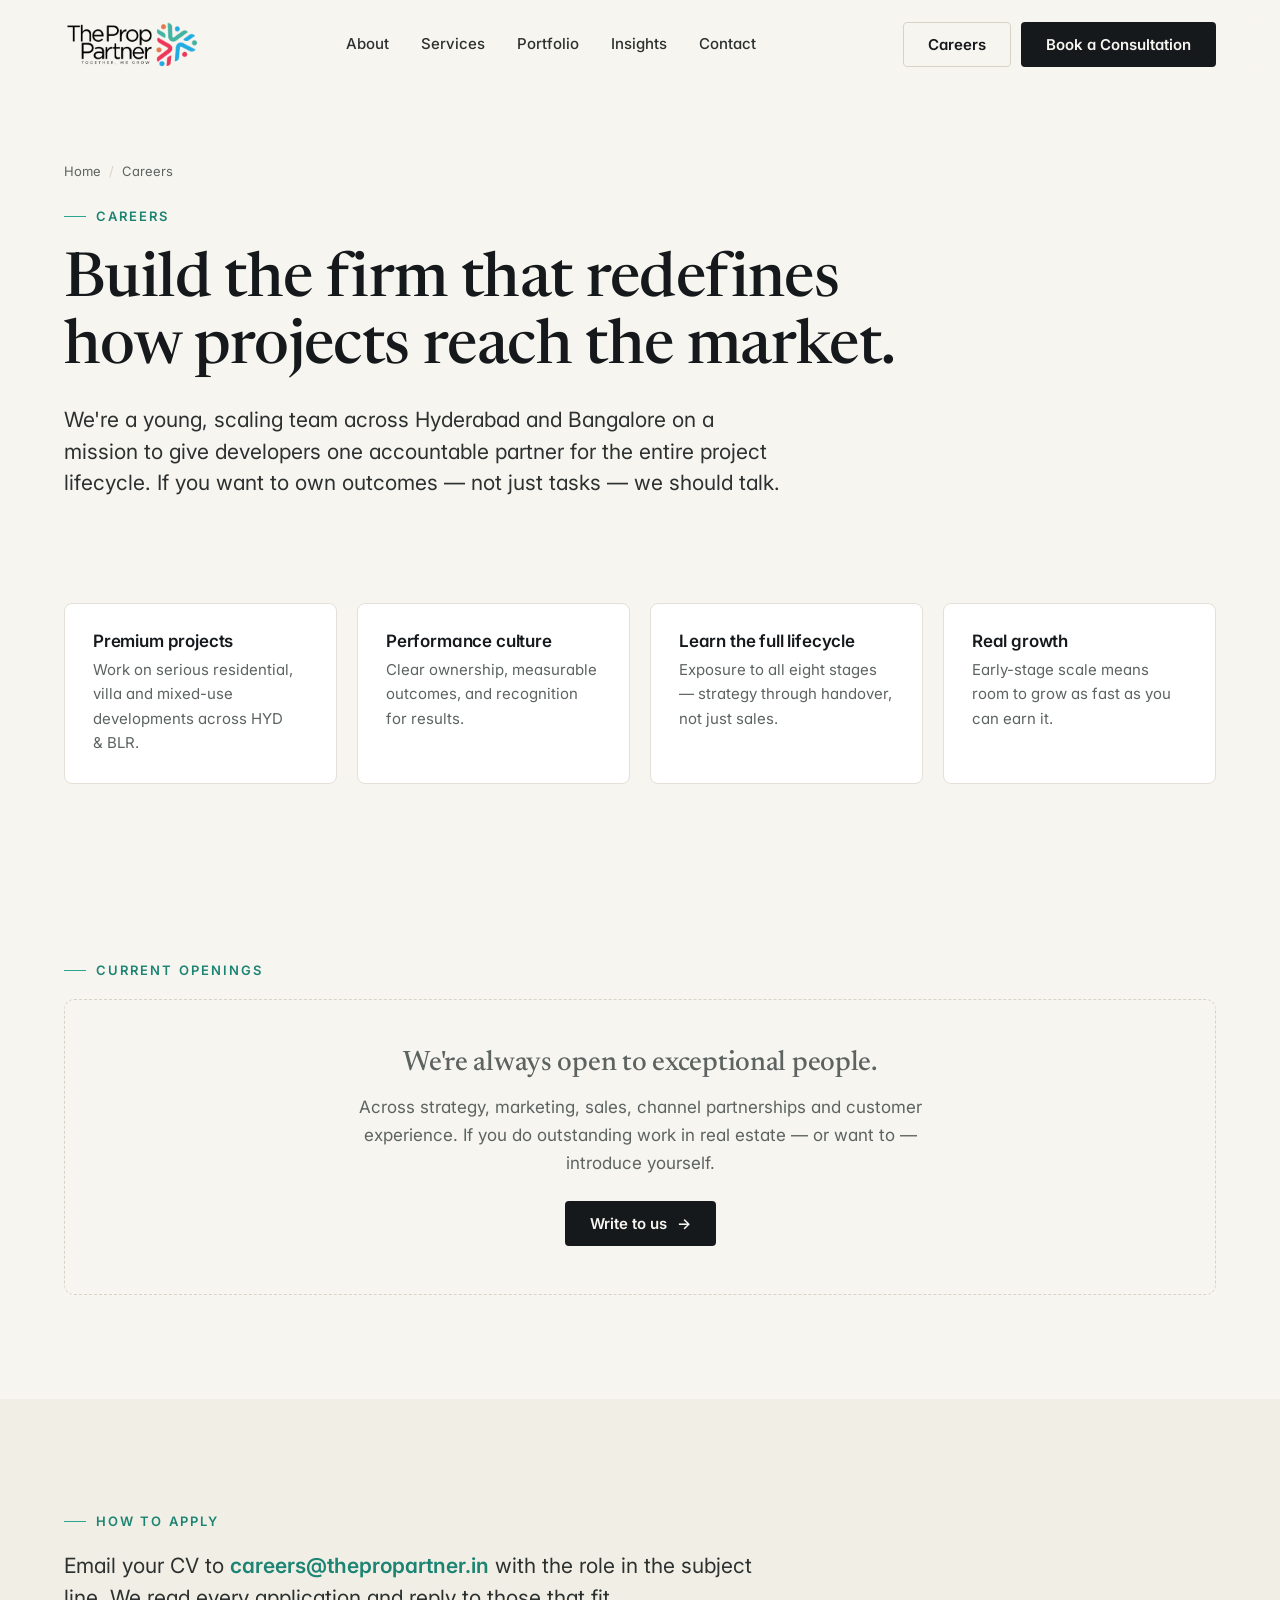
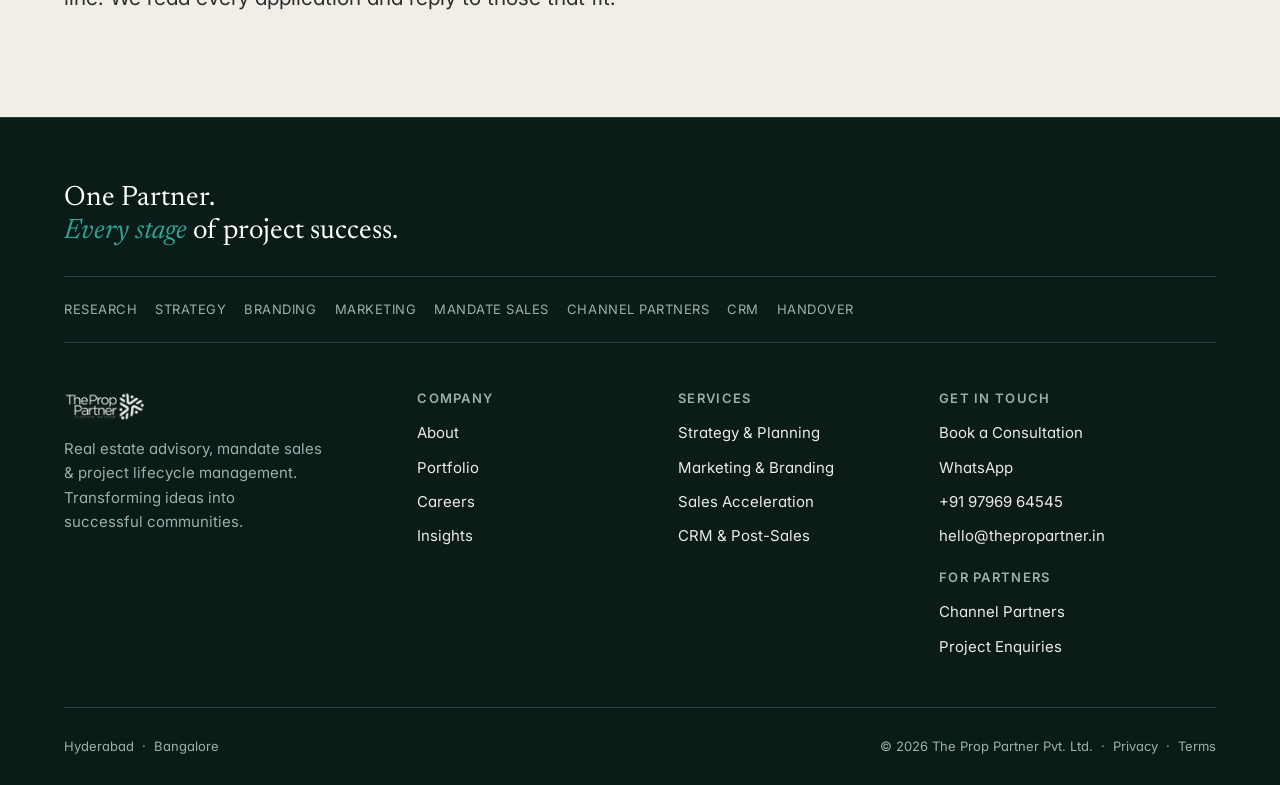
<file: careers.html>
<!doctype html>
<html lang="en">
<head>
  <meta charset="utf-8">
  <meta name="viewport" content="width=device-width, initial-scale=1">
  <script>
  /* Self-contained reveal-on-scroll. Lives in <head> so it can't be broken by
     any other script. Sets .js (so content is visible if JS is disabled),
     then reveals .reveal elements as they enter the viewport. */
  (function (d) {
    d.documentElement.classList.add('js');
    var reduce = window.matchMedia && window.matchMedia('(prefers-reduced-motion: reduce)').matches;
    function run() {
      var els = d.querySelectorAll('.reveal:not(.in)'), vh = window.innerHeight, i;
      for (i = 0; i < els.length; i++) {
        var r = els[i].getBoundingClientRect();
        if (r.top < vh * 0.9 && r.bottom > 0) els[i].classList.add('in');
      }
    }
    function start() {
      if (reduce) {
        var all = d.querySelectorAll('.reveal'), i;
        for (i = 0; i < all.length; i++) all[i].classList.add('in');
        return;
      }
      run();
      var ticking = false;
      window.addEventListener('scroll', function () {
        if (!ticking) { ticking = true; requestAnimationFrame(function () { run(); ticking = false; }); }
      }, { passive: true });
      window.addEventListener('resize', run, { passive: true });
      window.addEventListener('load', run);
    }
    if (d.readyState !== 'loading') start();
    else d.addEventListener('DOMContentLoaded', start);
  })(document);
  </script>
  <title>Careers — Build the Firm Redefining Project Success | The Prop Partner</title>
  <meta name="description" content="Join a young, scaling real estate lifecycle firm across Hyderabad &amp; Bangalore. Work on premium projects and learn the full project lifecycle — not just sales.">
  <link rel="canonical" href="https://www.thepropartner.in/careers.html">

  <!-- Open Graph / social (first impression in WhatsApp & pitch emails) -->
  <meta property="og:type" content="website">
  <meta property="og:site_name" content="The Prop Partner">
  <meta property="og:title" content="Careers — Build the Firm Redefining Project Success | The Prop Partner">
  <meta property="og:description" content="Join a young, scaling real estate lifecycle firm across Hyderabad &amp; Bangalore. Work on premium projects and learn the full project lifecycle — not just sales.">
  <meta property="og:image" content="https://www.thepropartner.in/assets/img/og-default.jpg">
  <meta property="og:url" content="https://www.thepropartner.in/careers.html">
  <meta name="twitter:card" content="summary_large_image">
  <meta name="twitter:title" content="Careers — Build the Firm Redefining Project Success | The Prop Partner">
  <meta name="twitter:description" content="Join a young, scaling real estate lifecycle firm across Hyderabad &amp; Bangalore. Work on premium projects and learn the full project lifecycle — not just sales.">
  <meta name="twitter:image" content="https://www.thepropartner.in/assets/img/og-default.jpg">
  <meta name="theme-color" content="#0E2522">

  <link rel="icon" href="/assets/img/favicon.svg" type="image/svg+xml">
  <link rel="preconnect" href="https://fonts.googleapis.com">
  <link rel="preconnect" href="https://fonts.gstatic.com" crossorigin>
  <link href="https://fonts.googleapis.com/css2?family=Inter:wght@400;500;600;700&family=Newsreader:ital,opsz,wght@0,6..72,400;0,6..72,500;0,6..72,600;1,6..72,400;1,6..72,500&display=swap" rel="stylesheet">
  <link rel="stylesheet" href="/assets/css/styles.css">
  <script type="application/ld+json">
{"@context":"https://schema.org","@type":"RealEstateAgent","name":"The Prop Partner",
"description":"Real estate advisory, mandate sales and project lifecycle management for developers across Hyderabad and Bangalore.",
"url":"https://www.thepropartner.in","areaServed":["Hyderabad","Bangalore"],
"slogan":"One Partner. Every Stage of Project Success.","email":"hello@thepropartner.in","telephone":"+91-97969-64545"}
</script>
</head>
<body data-page="">
  <div class="scroll-progress" aria-hidden="true"></div>
  <a href="#main" class="btn btn--primary" style="position:absolute;left:-9999px;top:8px;z-index:100" onfocus="this.style.left='8px'" onblur="this.style.left='-9999px'">Skip to content</a>
  <header class="site-header">
    <div class="container container--wide nav">
      <a href="/" class="brand" aria-label="The Prop Partner — home">
        <img src="/assets/img/logo-prop-partner.png" alt="The Prop Partner" width="170" height="44">
      </a>

      <nav class="nav__links" aria-label="Primary">
        <a class="nav__link" data-nav="about" href="/about.html">About</a>
        <span class="has-menu">
          <a class="nav__link" data-nav="services" href="/services.html">Services</a>
          <span class="menu" role="menu">
            <a href="/services/strategy-planning.html"><span class="m-title">Strategy &amp; Planning</span><span class="m-sub">Research · product · pricing</span></a>
            <a href="/services/marketing-branding.html"><span class="m-title">Marketing &amp; Branding</span><span class="m-sub">Identity · demand generation</span></a>
            <a href="/services/sales-acceleration.html"><span class="m-title">Sales Acceleration</span><span class="m-sub">Mandate sales · channel partners</span></a>
            <a href="/services/crm-post-sales.html"><span class="m-title">CRM &amp; Post-Sales</span><span class="m-sub">Customer journey · handover</span></a>
          </span>
        </span>
        <a class="nav__link" data-nav="portfolio" href="/portfolio.html">Portfolio</a>
        <a class="nav__link" data-nav="insights" href="/insights.html">Insights</a>
        <a class="nav__link" data-nav="contact" href="/contact.html">Contact</a>
      </nav>

      <div class="nav__cta">
        <a class="btn btn--ghost" href="/careers.html">Careers</a>
        <a class="btn btn--primary" href="/contact.html">Book a Consultation</a>
        <button class="nav__toggle" aria-label="Menu" aria-expanded="false" aria-controls="mobileNav"><span></span></button>
      </div>
    </div>
  </header>

  <div class="mobile-nav" id="mobileNav">
    <a href="/about.html">About</a>
    <details>
      <summary><a href="/services.html" style="border:0;padding:0">Services</a></summary>
      <div class="sub">
        <a href="/services/strategy-planning.html">Strategy &amp; Planning</a>
        <a href="/services/marketing-branding.html">Marketing &amp; Branding</a>
        <a href="/services/sales-acceleration.html">Sales Acceleration</a>
        <a href="/services/crm-post-sales.html">CRM &amp; Post-Sales</a>
      </div>
    </details>
    <a href="/portfolio.html">Portfolio</a>
    <a href="/insights.html">Insights</a>
    <a href="/careers.html">Careers</a>
    <a href="/contact.html">Contact</a>
    <a class="btn btn--primary" style="margin-top:24px;width:100%" href="/contact.html">Book a Consultation</a>
  </div>

  <main id="main">

  <section class="page-head">
    <div class="container container--wide">
      <nav class="crumbs"><a href="/">Home</a><span>/</span>Careers</nav>
      <span class="eyebrow mt-3" style="display:inline-flex">Careers</span>
      <h1 class="reveal">Build the firm that redefines how projects reach the market.</h1>
      <p class="lead reveal mt-3">We're a young, scaling team across Hyderabad and Bangalore on a mission to give developers one accountable partner for the entire project lifecycle. If you want to own outcomes — not just tasks — we should talk.</p>
    </div>
  </section>

  <section class="section--tight">
    <div class="container container--wide">
      <div class="kpillars" style="grid-template-columns:repeat(4,1fr)">
        <div class="kp reveal"><h4>Premium projects</h4><p class="muted">Work on serious residential, villa and mixed-use developments across HYD &amp; BLR.</p></div>
        <div class="kp reveal" data-d="1"><h4>Performance culture</h4><p class="muted">Clear ownership, measurable outcomes, and recognition for results.</p></div>
        <div class="kp reveal" data-d="2"><h4>Learn the full lifecycle</h4><p class="muted">Exposure to all eight stages — strategy through handover, not just sales.</p></div>
        <div class="kp reveal" data-d="3"><h4>Real growth</h4><p class="muted">Early-stage scale means room to grow as fast as you can earn it.</p></div>
      </div>
    </div>
  </section>

  <section class="section">
    <div class="container container--wide split">
      <div class="split__label"><span class="eyebrow">Current openings</span></div>
      <div style="width:100%">
        <!-- TODO: replace with real roles, or keep the open invitation below -->
        <div class="empty-state reveal">
          <h3 style="font-family:var(--serif);font-size:var(--t-28)">We're always open to exceptional people.</h3>
          <p class="mt-2" style="max-width:52ch;margin-inline:auto">Across strategy, marketing, sales, channel partnerships and customer experience. If you do outstanding work in real estate — or want to — introduce yourself.</p>
          <a class="btn btn--primary mt-3" href="mailto:careers@thepropartner.in?subject=Introduction%20%E2%80%94%20Careers%20at%20The%20Prop%20Partner">Write to us <span class="arr">→</span></a>
        </div>
      </div>
    </div>
  </section>

  <section class="section panel">
    <div class="container container--wide">
      <div class="split">
        <div class="split__label"><span class="eyebrow">How to apply</span></div>
        <div>
          <p class="lead reveal">Email your CV to <a class="tlink" href="mailto:careers@thepropartner.in" style="display:inline">careers@thepropartner.in</a> with the role in the subject line. We read every application and reply to those that fit.</p>
        </div>
      </div>
    </div>
  </section>
  </main>

  <footer class="site-footer">
    <div class="container container--wide">
      <p class="footer-motif">One Partner.<br><span class="accent">Every stage</span> of project success.</p>

      <nav class="footer-disc" aria-label="Disciplines">
        <a href="/services/strategy-planning.html">Research</a>
        <a href="/services/strategy-planning.html">Strategy</a>
        <a href="/services/marketing-branding.html">Branding</a>
        <a href="/services/marketing-branding.html">Marketing</a>
        <a href="/services/sales-acceleration.html">Mandate Sales</a>
        <a href="/services/sales-acceleration.html">Channel Partners</a>
        <a href="/services/crm-post-sales.html">CRM</a>
        <a href="/services/crm-post-sales.html">Handover</a>
      </nav>

      <div class="footer-cols">
        <div class="footer-brand">
          <img src="/assets/img/logo-prop-partner.png" alt="The Prop Partner">
          <p>Real estate advisory, mandate sales &amp; project lifecycle management. Transforming ideas into successful communities.</p>
        </div>
        <div>
          <h4>Company</h4>
          <ul>
            <li><a href="/about.html">About</a></li>
            <li><a href="/portfolio.html">Portfolio</a></li>
            <li><a href="/careers.html">Careers</a></li>
            <li><a href="/insights.html">Insights</a></li>
          </ul>
        </div>
        <div>
          <h4>Services</h4>
          <ul>
            <li><a href="/services/strategy-planning.html">Strategy &amp; Planning</a></li>
            <li><a href="/services/marketing-branding.html">Marketing &amp; Branding</a></li>
            <li><a href="/services/sales-acceleration.html">Sales Acceleration</a></li>
            <li><a href="/services/crm-post-sales.html">CRM &amp; Post-Sales</a></li>
          </ul>
        </div>
        <div>
          <h4>Get in Touch</h4>
          <ul>
            <li><a href="/contact.html">Book a Consultation</a></li>
            <li><a href="https://wa.me/919796964545">WhatsApp</a></li>
            <li><a href="tel:+919796964545">+91 97969 64545</a></li>
            <li><a href="mailto:hello@thepropartner.in">hello@thepropartner.in</a></li>
          </ul>
          <h4 style="margin-top:22px">For Partners</h4>
          <ul>
            <li><a href="/contact.html?type=channel-partner">Channel Partners</a></li>
            <li><a href="/contact.html?type=buyer">Project Enquiries</a></li>
          </ul>
        </div>
      </div>

      <div class="footer-bottom">
        <span>Hyderabad &nbsp;·&nbsp; Bangalore</span>
        <span>© <span data-year>2026</span> The Prop Partner Pvt. Ltd. &nbsp;·&nbsp; <a href="/privacy.html">Privacy</a> &nbsp;·&nbsp; <a href="/terms.html">Terms</a></span>
      </div>
    </div>
  </footer>

  <script src="/assets/js/main.js" defer></script>
</body>
</html>
</file>
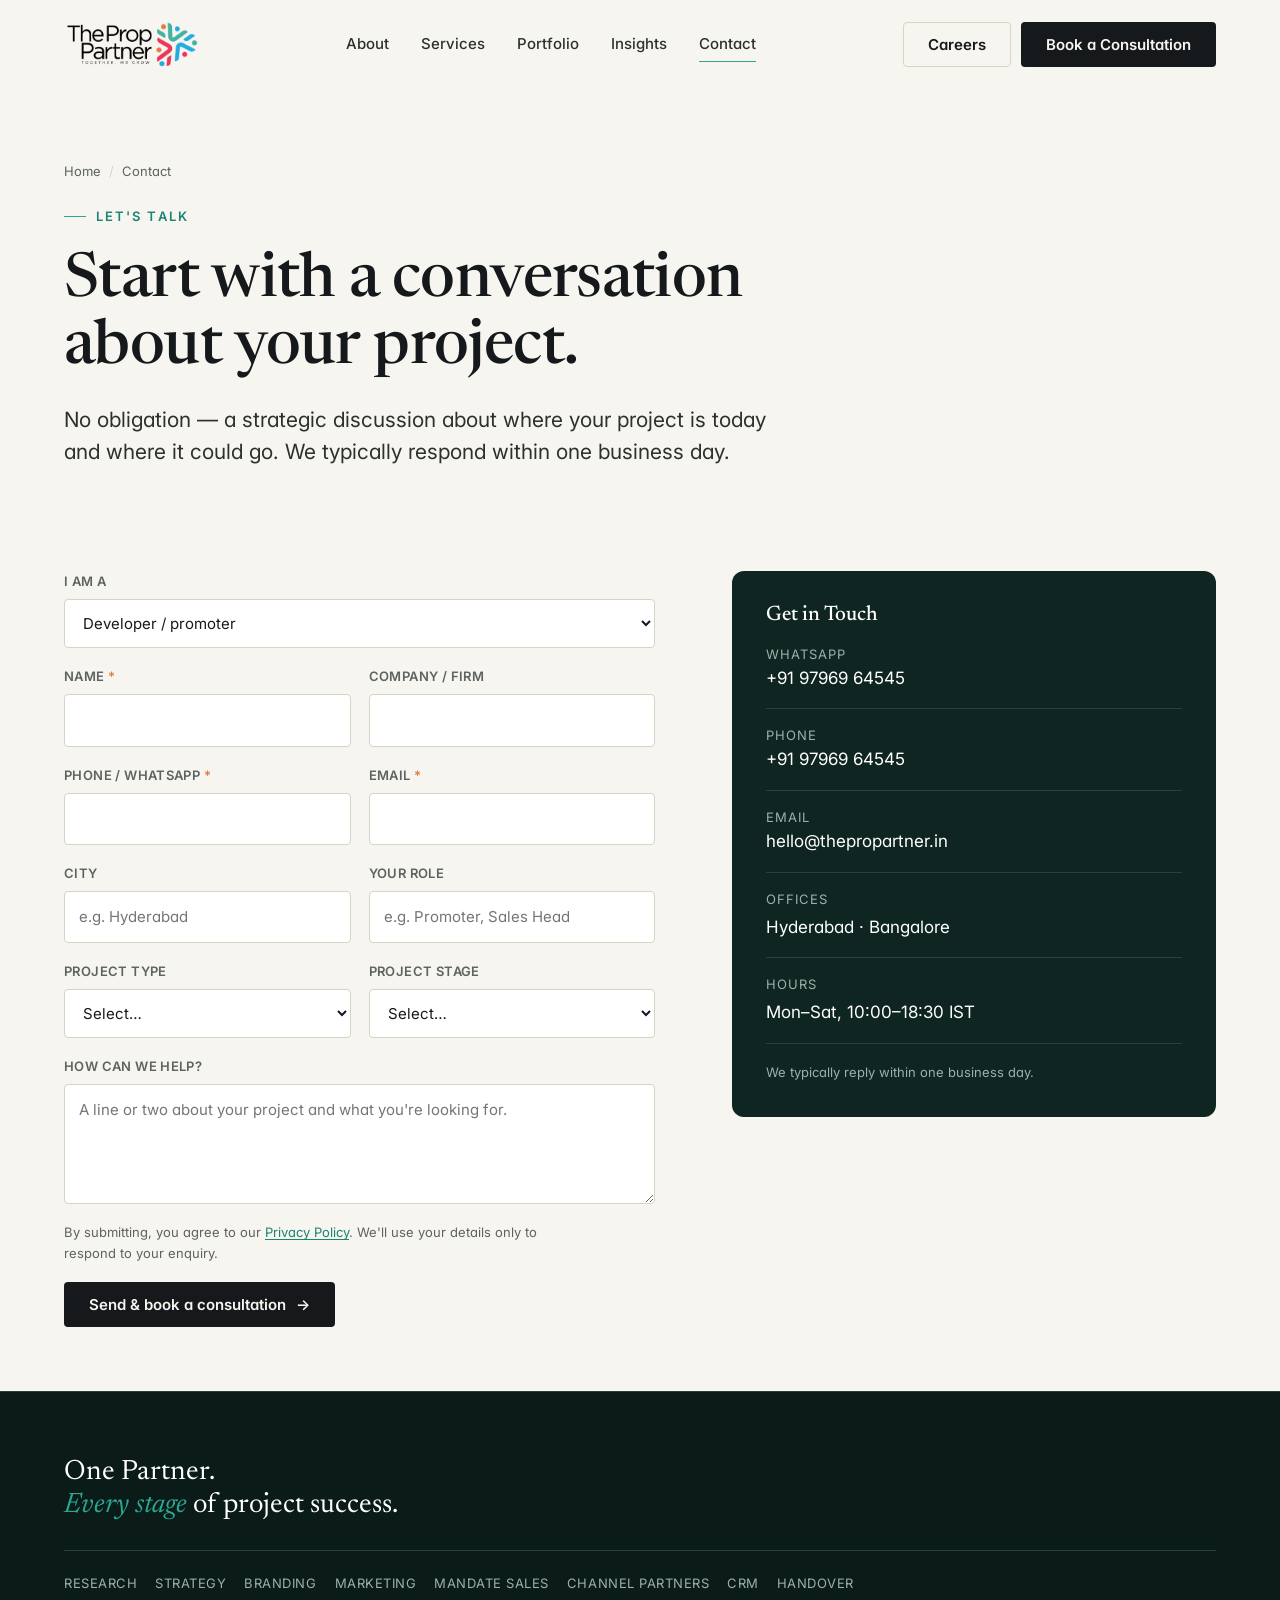
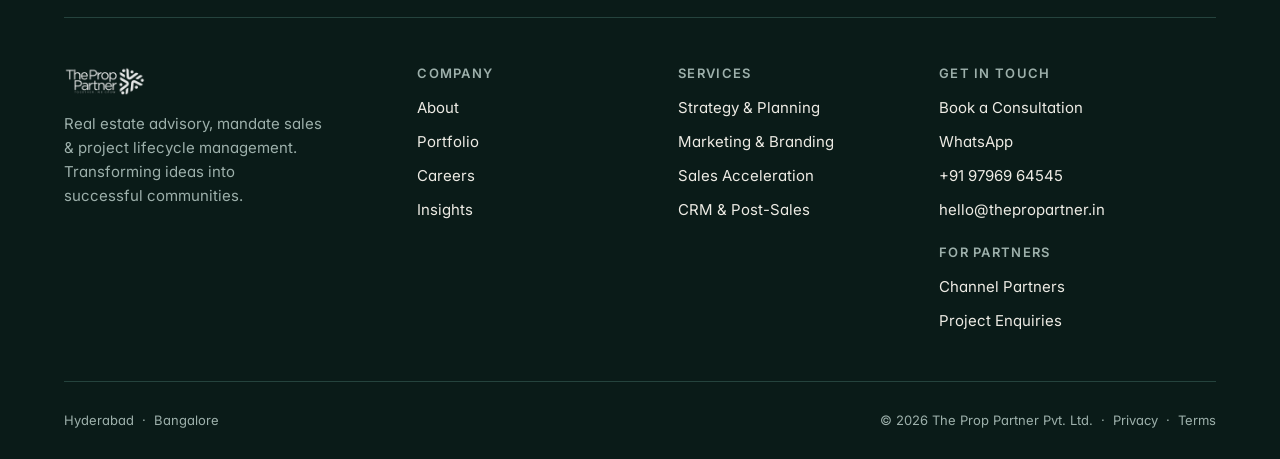
<file: contact.html>
<!doctype html>
<html lang="en">
<head>
  <meta charset="utf-8">
  <meta name="viewport" content="width=device-width, initial-scale=1">
  <script>
  /* Self-contained reveal-on-scroll. Lives in <head> so it can't be broken by
     any other script. Sets .js (so content is visible if JS is disabled),
     then reveals .reveal elements as they enter the viewport. */
  (function (d) {
    d.documentElement.classList.add('js');
    var reduce = window.matchMedia && window.matchMedia('(prefers-reduced-motion: reduce)').matches;
    function run() {
      var els = d.querySelectorAll('.reveal:not(.in)'), vh = window.innerHeight, i;
      for (i = 0; i < els.length; i++) {
        var r = els[i].getBoundingClientRect();
        if (r.top < vh * 0.9 && r.bottom > 0) els[i].classList.add('in');
      }
    }
    function start() {
      if (reduce) {
        var all = d.querySelectorAll('.reveal'), i;
        for (i = 0; i < all.length; i++) all[i].classList.add('in');
        return;
      }
      run();
      var ticking = false;
      window.addEventListener('scroll', function () {
        if (!ticking) { ticking = true; requestAnimationFrame(function () { run(); ticking = false; }); }
      }, { passive: true });
      window.addEventListener('resize', run, { passive: true });
      window.addEventListener('load', run);
    }
    if (d.readyState !== 'loading') start();
    else d.addEventListener('DOMContentLoaded', start);
  })(document);
  </script>
  <title>Book a Consultation | The Prop Partner</title>
  <meta name="description" content="Start with a strategic conversation about your project. Tell us where it is and where it could go — Hyderabad &amp; Bangalore. We respond within one business day.">
  <link rel="canonical" href="https://www.thepropartner.in/contact.html">

  <!-- Open Graph / social (first impression in WhatsApp & pitch emails) -->
  <meta property="og:type" content="website">
  <meta property="og:site_name" content="The Prop Partner">
  <meta property="og:title" content="Book a Consultation | The Prop Partner">
  <meta property="og:description" content="Start with a strategic conversation about your project. Tell us where it is and where it could go — Hyderabad &amp; Bangalore. We respond within one business day.">
  <meta property="og:image" content="https://www.thepropartner.in/assets/img/og-default.jpg">
  <meta property="og:url" content="https://www.thepropartner.in/contact.html">
  <meta name="twitter:card" content="summary_large_image">
  <meta name="twitter:title" content="Book a Consultation | The Prop Partner">
  <meta name="twitter:description" content="Start with a strategic conversation about your project. Tell us where it is and where it could go — Hyderabad &amp; Bangalore. We respond within one business day.">
  <meta name="twitter:image" content="https://www.thepropartner.in/assets/img/og-default.jpg">
  <meta name="theme-color" content="#0E2522">

  <link rel="icon" href="/assets/img/favicon.svg" type="image/svg+xml">
  <link rel="preconnect" href="https://fonts.googleapis.com">
  <link rel="preconnect" href="https://fonts.gstatic.com" crossorigin>
  <link href="https://fonts.googleapis.com/css2?family=Inter:wght@400;500;600;700&family=Newsreader:ital,opsz,wght@0,6..72,400;0,6..72,500;0,6..72,600;1,6..72,400;1,6..72,500&display=swap" rel="stylesheet">
  <link rel="stylesheet" href="/assets/css/styles.css">
  <script type="application/ld+json">
{"@context":"https://schema.org","@type":"RealEstateAgent","name":"The Prop Partner",
"description":"Real estate advisory, mandate sales and project lifecycle management for developers across Hyderabad and Bangalore.",
"url":"https://www.thepropartner.in","areaServed":["Hyderabad","Bangalore"],
"slogan":"One Partner. Every Stage of Project Success.","email":"hello@thepropartner.in","telephone":"+91-97969-64545"}
</script>
</head>
<body data-page="contact">
  <div class="scroll-progress" aria-hidden="true"></div>
  <a href="#main" class="btn btn--primary" style="position:absolute;left:-9999px;top:8px;z-index:100" onfocus="this.style.left='8px'" onblur="this.style.left='-9999px'">Skip to content</a>
  <header class="site-header">
    <div class="container container--wide nav">
      <a href="/" class="brand" aria-label="The Prop Partner — home">
        <img src="/assets/img/logo-prop-partner.png" alt="The Prop Partner" width="170" height="44">
      </a>

      <nav class="nav__links" aria-label="Primary">
        <a class="nav__link" data-nav="about" href="/about.html">About</a>
        <span class="has-menu">
          <a class="nav__link" data-nav="services" href="/services.html">Services</a>
          <span class="menu" role="menu">
            <a href="/services/strategy-planning.html"><span class="m-title">Strategy &amp; Planning</span><span class="m-sub">Research · product · pricing</span></a>
            <a href="/services/marketing-branding.html"><span class="m-title">Marketing &amp; Branding</span><span class="m-sub">Identity · demand generation</span></a>
            <a href="/services/sales-acceleration.html"><span class="m-title">Sales Acceleration</span><span class="m-sub">Mandate sales · channel partners</span></a>
            <a href="/services/crm-post-sales.html"><span class="m-title">CRM &amp; Post-Sales</span><span class="m-sub">Customer journey · handover</span></a>
          </span>
        </span>
        <a class="nav__link" data-nav="portfolio" href="/portfolio.html">Portfolio</a>
        <a class="nav__link" data-nav="insights" href="/insights.html">Insights</a>
        <a class="nav__link" data-nav="contact" href="/contact.html">Contact</a>
      </nav>

      <div class="nav__cta">
        <a class="btn btn--ghost" href="/careers.html">Careers</a>
        <a class="btn btn--primary" href="/contact.html">Book a Consultation</a>
        <button class="nav__toggle" aria-label="Menu" aria-expanded="false" aria-controls="mobileNav"><span></span></button>
      </div>
    </div>
  </header>

  <div class="mobile-nav" id="mobileNav">
    <a href="/about.html">About</a>
    <details>
      <summary><a href="/services.html" style="border:0;padding:0">Services</a></summary>
      <div class="sub">
        <a href="/services/strategy-planning.html">Strategy &amp; Planning</a>
        <a href="/services/marketing-branding.html">Marketing &amp; Branding</a>
        <a href="/services/sales-acceleration.html">Sales Acceleration</a>
        <a href="/services/crm-post-sales.html">CRM &amp; Post-Sales</a>
      </div>
    </details>
    <a href="/portfolio.html">Portfolio</a>
    <a href="/insights.html">Insights</a>
    <a href="/careers.html">Careers</a>
    <a href="/contact.html">Contact</a>
    <a class="btn btn--primary" style="margin-top:24px;width:100%" href="/contact.html">Book a Consultation</a>
  </div>

  <main id="main">

  <section class="page-head">
    <div class="container container--wide">
      <nav class="crumbs"><a href="/">Home</a><span>/</span>Contact</nav>
      <span class="eyebrow mt-3" style="display:inline-flex">Let's talk</span>
      <h1 class="reveal">Start with a conversation about your project.</h1>
      <p class="lead reveal mt-3">No obligation — a strategic discussion about where your project is today and where it could go. We typically respond within one business day.</p>
    </div>
  </section>

  <section class="section--tight">
    <div class="container container--wide">
      <div class="form-wrap">
        <form class="form reveal" action="/api/consult.php" method="post" novalidate>
          <!-- honeypot (spam trap) -->
          <div class="hp" aria-hidden="true"><label>Company URL<input type="text" name="company_url" tabindex="-1" autocomplete="off"></label></div>

          <div class="field">
            <label for="enquiry_type">I am a</label>
            <select id="enquiry_type" name="enquiry_type">
              <option value="developer">Developer / promoter</option>
              <option value="channel-partner">Channel partner / broker</option>
              <option value="buyer">Homebuyer / investor</option>
            </select>
          </div>

          <div class="field--row">
            <div class="field"><label for="name">Name <span class="req">*</span></label><input id="name" name="name" required></div>
            <div class="field"><label for="company">Company / firm</label><input id="company" name="company"></div>
          </div>

          <div class="field--row">
            <div class="field"><label for="phone">Phone / WhatsApp <span class="req">*</span></label><input id="phone" name="phone" type="tel" required></div>
            <div class="field"><label for="email">Email <span class="req">*</span></label><input id="email" name="email" type="email" required></div>
          </div>

          <div class="field--row">
            <div class="field"><label for="city">City</label>
              <input id="city" name="city" placeholder="e.g. Hyderabad">
            </div>
            <div class="field"><label for="role">Your role</label><input id="role" name="role" placeholder="e.g. Promoter, Sales Head"></div>
          </div>

          <div class="field--row" data-dev>
            <div class="field"><label for="project_type">Project type</label>
              <select id="project_type" name="project_type"><option value="">Select…</option><option>Residential apartments</option><option>Villa project</option><option>Plotted development</option><option>Mixed-use</option></select>
            </div>
            <div class="field"><label for="project_stage">Project stage</label>
              <select id="project_stage" name="project_stage"><option value="">Select…</option><option>Ideation</option><option>Pre-launch</option><option>Launch</option><option>In-sales</option></select>
            </div>
          </div>

          <div class="field"><label for="message">How can we help?</label><textarea id="message" name="message" placeholder="A line or two about your project and what you're looking for."></textarea></div>

          <p class="form__consent">By submitting, you agree to our <a href="/privacy.html">Privacy Policy</a>. We'll use your details only to respond to your enquiry.</p>
          <div><button class="btn btn--primary" type="submit">Send &amp; book a consultation <span class="arr">→</span></button></div>
        </form>

        <aside class="contact-aside reveal" data-d="1">
          <h3>Get in Touch</h3>
          <div class="ca-row"><div class="ca-k">WhatsApp</div><a class="ca-v" href="https://wa.me/919796964545">+91 97969 64545</a></div>
          <div class="ca-row"><div class="ca-k">Phone</div><a class="ca-v" href="tel:+919796964545">+91 97969 64545</a></div>
          <div class="ca-row"><div class="ca-k">Email</div><a class="ca-v" href="mailto:hello@thepropartner.in">hello@thepropartner.in</a></div>
          <div class="ca-row"><div class="ca-k">Offices</div><div class="ca-v">Hyderabad · Bangalore</div></div>
          <div class="ca-row"><div class="ca-k">Hours</div><div class="ca-v">Mon–Sat, 10:00–18:30 IST</div></div>
          <p style="color:var(--on-dark-mut);font-size:var(--t-13);margin-top:18px">We typically reply within one business day.</p>
        </aside>
      </div>
    </div>
  </section>

  <script>
    (function(){
      var params = new URLSearchParams(location.search);
      var t = params.get("type");
      var sel = document.getElementById("enquiry_type");
      if (t && sel) { sel.value = t; }
      function toggleDev(){
        var dev = sel.value === "developer";
        document.querySelectorAll("[data-dev]").forEach(function(el){ el.style.display = dev ? "" : "none"; });
      }
      if (sel){ sel.addEventListener("change", toggleDev); toggleDev(); }
    })();
  </script>
  </main>

  <footer class="site-footer">
    <div class="container container--wide">
      <p class="footer-motif">One Partner.<br><span class="accent">Every stage</span> of project success.</p>

      <nav class="footer-disc" aria-label="Disciplines">
        <a href="/services/strategy-planning.html">Research</a>
        <a href="/services/strategy-planning.html">Strategy</a>
        <a href="/services/marketing-branding.html">Branding</a>
        <a href="/services/marketing-branding.html">Marketing</a>
        <a href="/services/sales-acceleration.html">Mandate Sales</a>
        <a href="/services/sales-acceleration.html">Channel Partners</a>
        <a href="/services/crm-post-sales.html">CRM</a>
        <a href="/services/crm-post-sales.html">Handover</a>
      </nav>

      <div class="footer-cols">
        <div class="footer-brand">
          <img src="/assets/img/logo-prop-partner.png" alt="The Prop Partner">
          <p>Real estate advisory, mandate sales &amp; project lifecycle management. Transforming ideas into successful communities.</p>
        </div>
        <div>
          <h4>Company</h4>
          <ul>
            <li><a href="/about.html">About</a></li>
            <li><a href="/portfolio.html">Portfolio</a></li>
            <li><a href="/careers.html">Careers</a></li>
            <li><a href="/insights.html">Insights</a></li>
          </ul>
        </div>
        <div>
          <h4>Services</h4>
          <ul>
            <li><a href="/services/strategy-planning.html">Strategy &amp; Planning</a></li>
            <li><a href="/services/marketing-branding.html">Marketing &amp; Branding</a></li>
            <li><a href="/services/sales-acceleration.html">Sales Acceleration</a></li>
            <li><a href="/services/crm-post-sales.html">CRM &amp; Post-Sales</a></li>
          </ul>
        </div>
        <div>
          <h4>Get in Touch</h4>
          <ul>
            <li><a href="/contact.html">Book a Consultation</a></li>
            <li><a href="https://wa.me/919796964545">WhatsApp</a></li>
            <li><a href="tel:+919796964545">+91 97969 64545</a></li>
            <li><a href="mailto:hello@thepropartner.in">hello@thepropartner.in</a></li>
          </ul>
          <h4 style="margin-top:22px">For Partners</h4>
          <ul>
            <li><a href="/contact.html?type=channel-partner">Channel Partners</a></li>
            <li><a href="/contact.html?type=buyer">Project Enquiries</a></li>
          </ul>
        </div>
      </div>

      <div class="footer-bottom">
        <span>Hyderabad &nbsp;·&nbsp; Bangalore</span>
        <span>© <span data-year>2026</span> The Prop Partner Pvt. Ltd. &nbsp;·&nbsp; <a href="/privacy.html">Privacy</a> &nbsp;·&nbsp; <a href="/terms.html">Terms</a></span>
      </div>
    </div>
  </footer>

  <script src="/assets/js/main.js" defer></script>
</body>
</html>
</file>
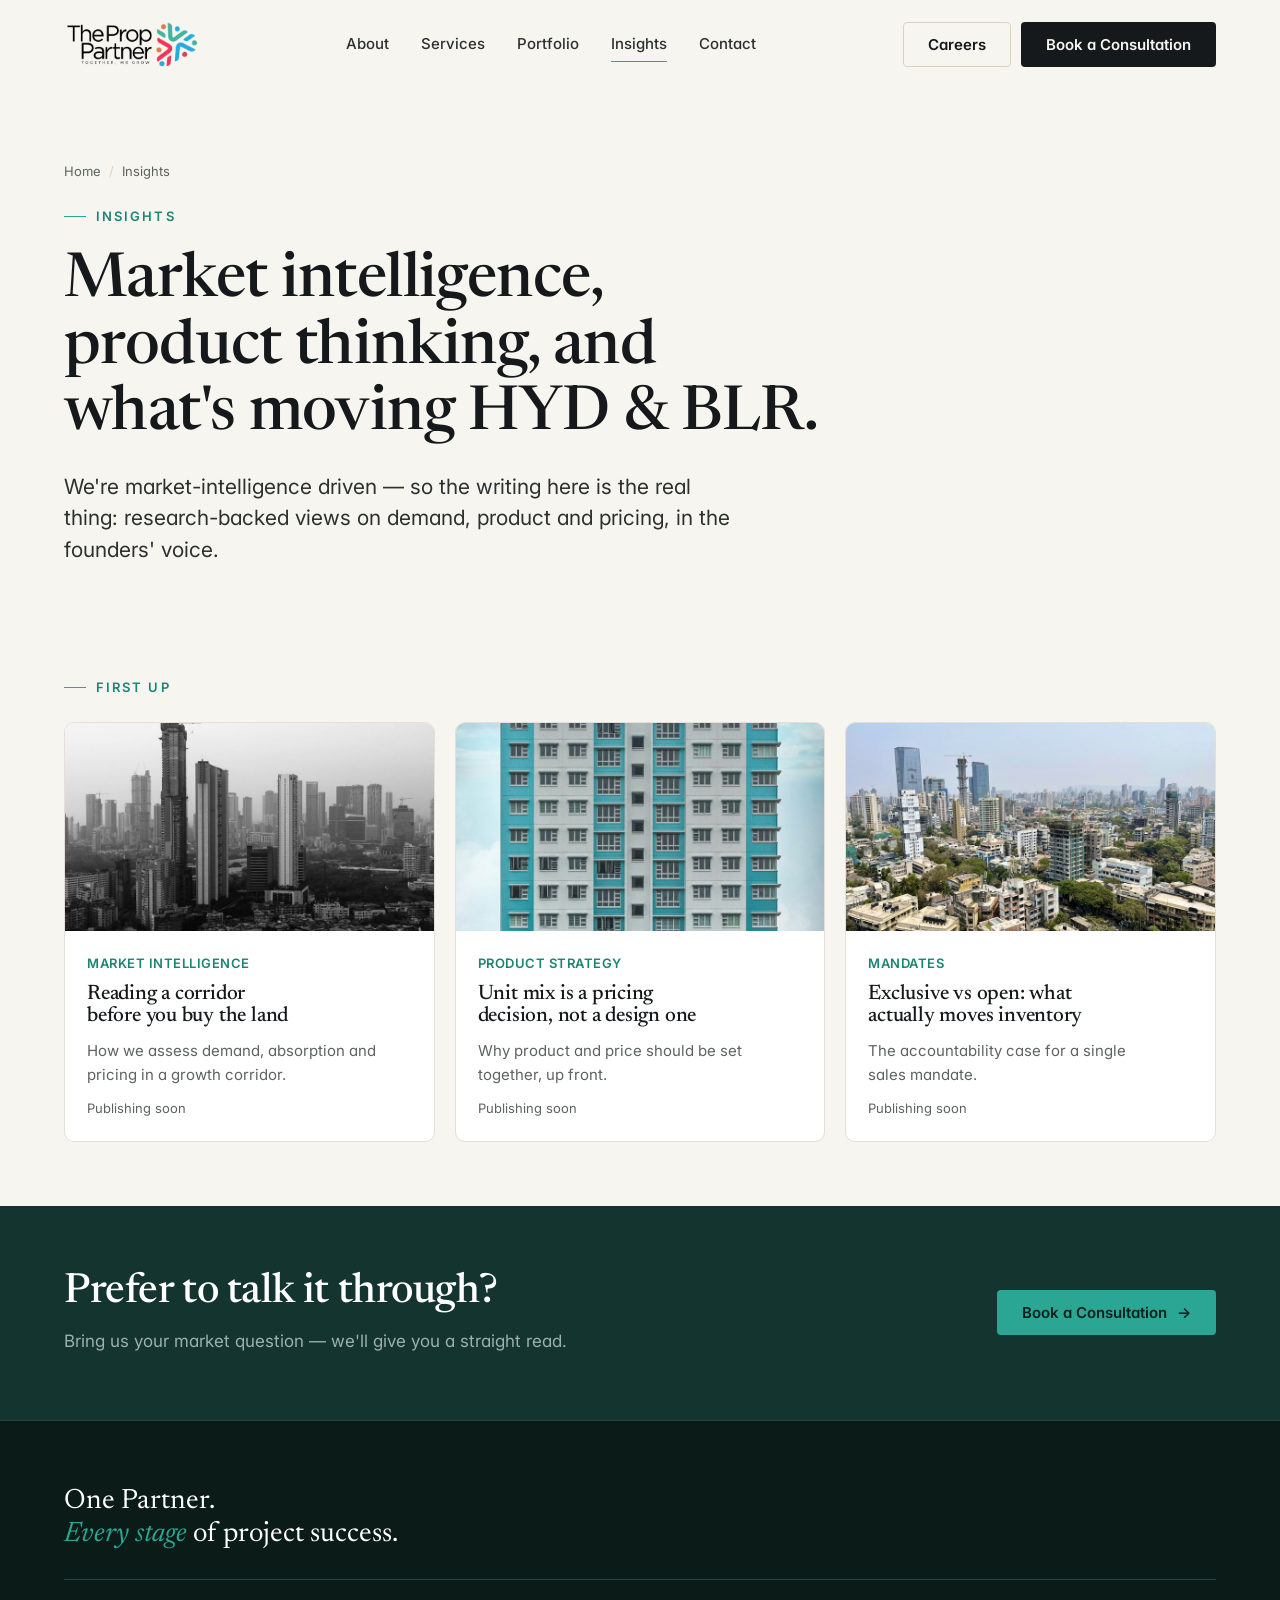
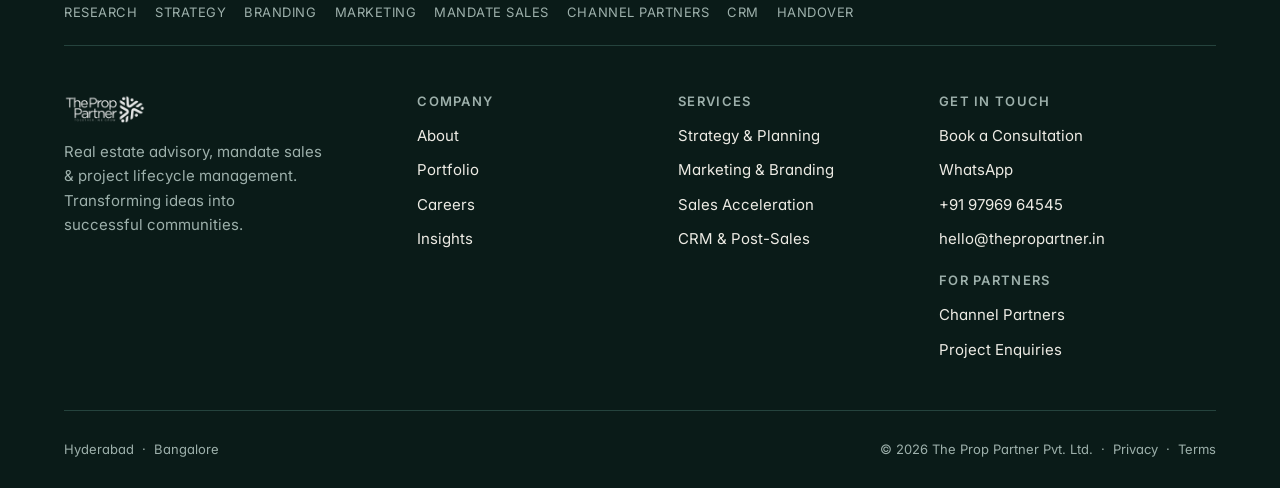
<file: insights.html>
<!doctype html>
<html lang="en">
<head>
  <meta charset="utf-8">
  <meta name="viewport" content="width=device-width, initial-scale=1">
  <script>
  /* Self-contained reveal-on-scroll. Lives in <head> so it can't be broken by
     any other script. Sets .js (so content is visible if JS is disabled),
     then reveals .reveal elements as they enter the viewport. */
  (function (d) {
    d.documentElement.classList.add('js');
    var reduce = window.matchMedia && window.matchMedia('(prefers-reduced-motion: reduce)').matches;
    function run() {
      var els = d.querySelectorAll('.reveal:not(.in)'), vh = window.innerHeight, i;
      for (i = 0; i < els.length; i++) {
        var r = els[i].getBoundingClientRect();
        if (r.top < vh * 0.9 && r.bottom > 0) els[i].classList.add('in');
      }
    }
    function start() {
      if (reduce) {
        var all = d.querySelectorAll('.reveal'), i;
        for (i = 0; i < all.length; i++) all[i].classList.add('in');
        return;
      }
      run();
      var ticking = false;
      window.addEventListener('scroll', function () {
        if (!ticking) { ticking = true; requestAnimationFrame(function () { run(); ticking = false; }); }
      }, { passive: true });
      window.addEventListener('resize', run, { passive: true });
      window.addEventListener('load', run);
    }
    if (d.readyState !== 'loading') start();
    else d.addEventListener('DOMContentLoaded', start);
  })(document);
  </script>
  <title>Insights — Market Intelligence for Developers | The Prop Partner</title>
  <meta name="description" content="Market intelligence, product thinking and what&#x27;s moving Hyderabad &amp; Bangalore real estate — written by the team. First essays publishing soon.">
  <link rel="canonical" href="https://www.thepropartner.in/insights.html">

  <!-- Open Graph / social (first impression in WhatsApp & pitch emails) -->
  <meta property="og:type" content="website">
  <meta property="og:site_name" content="The Prop Partner">
  <meta property="og:title" content="Insights — Market Intelligence for Developers | The Prop Partner">
  <meta property="og:description" content="Market intelligence, product thinking and what&#x27;s moving Hyderabad &amp; Bangalore real estate — written by the team. First essays publishing soon.">
  <meta property="og:image" content="https://www.thepropartner.in/assets/img/og-default.jpg">
  <meta property="og:url" content="https://www.thepropartner.in/insights.html">
  <meta name="twitter:card" content="summary_large_image">
  <meta name="twitter:title" content="Insights — Market Intelligence for Developers | The Prop Partner">
  <meta name="twitter:description" content="Market intelligence, product thinking and what&#x27;s moving Hyderabad &amp; Bangalore real estate — written by the team. First essays publishing soon.">
  <meta name="twitter:image" content="https://www.thepropartner.in/assets/img/og-default.jpg">
  <meta name="theme-color" content="#0E2522">

  <link rel="icon" href="/assets/img/favicon.svg" type="image/svg+xml">
  <link rel="preconnect" href="https://fonts.googleapis.com">
  <link rel="preconnect" href="https://fonts.gstatic.com" crossorigin>
  <link href="https://fonts.googleapis.com/css2?family=Inter:wght@400;500;600;700&family=Newsreader:ital,opsz,wght@0,6..72,400;0,6..72,500;0,6..72,600;1,6..72,400;1,6..72,500&display=swap" rel="stylesheet">
  <link rel="stylesheet" href="/assets/css/styles.css">
  <script type="application/ld+json">
{"@context":"https://schema.org","@type":"RealEstateAgent","name":"The Prop Partner",
"description":"Real estate advisory, mandate sales and project lifecycle management for developers across Hyderabad and Bangalore.",
"url":"https://www.thepropartner.in","areaServed":["Hyderabad","Bangalore"],
"slogan":"One Partner. Every Stage of Project Success.","email":"hello@thepropartner.in","telephone":"+91-97969-64545"}
</script>
</head>
<body data-page="insights">
  <div class="scroll-progress" aria-hidden="true"></div>
  <a href="#main" class="btn btn--primary" style="position:absolute;left:-9999px;top:8px;z-index:100" onfocus="this.style.left='8px'" onblur="this.style.left='-9999px'">Skip to content</a>
  <header class="site-header">
    <div class="container container--wide nav">
      <a href="/" class="brand" aria-label="The Prop Partner — home">
        <img src="/assets/img/logo-prop-partner.png" alt="The Prop Partner" width="170" height="44">
      </a>

      <nav class="nav__links" aria-label="Primary">
        <a class="nav__link" data-nav="about" href="/about.html">About</a>
        <span class="has-menu">
          <a class="nav__link" data-nav="services" href="/services.html">Services</a>
          <span class="menu" role="menu">
            <a href="/services/strategy-planning.html"><span class="m-title">Strategy &amp; Planning</span><span class="m-sub">Research · product · pricing</span></a>
            <a href="/services/marketing-branding.html"><span class="m-title">Marketing &amp; Branding</span><span class="m-sub">Identity · demand generation</span></a>
            <a href="/services/sales-acceleration.html"><span class="m-title">Sales Acceleration</span><span class="m-sub">Mandate sales · channel partners</span></a>
            <a href="/services/crm-post-sales.html"><span class="m-title">CRM &amp; Post-Sales</span><span class="m-sub">Customer journey · handover</span></a>
          </span>
        </span>
        <a class="nav__link" data-nav="portfolio" href="/portfolio.html">Portfolio</a>
        <a class="nav__link" data-nav="insights" href="/insights.html">Insights</a>
        <a class="nav__link" data-nav="contact" href="/contact.html">Contact</a>
      </nav>

      <div class="nav__cta">
        <a class="btn btn--ghost" href="/careers.html">Careers</a>
        <a class="btn btn--primary" href="/contact.html">Book a Consultation</a>
        <button class="nav__toggle" aria-label="Menu" aria-expanded="false" aria-controls="mobileNav"><span></span></button>
      </div>
    </div>
  </header>

  <div class="mobile-nav" id="mobileNav">
    <a href="/about.html">About</a>
    <details>
      <summary><a href="/services.html" style="border:0;padding:0">Services</a></summary>
      <div class="sub">
        <a href="/services/strategy-planning.html">Strategy &amp; Planning</a>
        <a href="/services/marketing-branding.html">Marketing &amp; Branding</a>
        <a href="/services/sales-acceleration.html">Sales Acceleration</a>
        <a href="/services/crm-post-sales.html">CRM &amp; Post-Sales</a>
      </div>
    </details>
    <a href="/portfolio.html">Portfolio</a>
    <a href="/insights.html">Insights</a>
    <a href="/careers.html">Careers</a>
    <a href="/contact.html">Contact</a>
    <a class="btn btn--primary" style="margin-top:24px;width:100%" href="/contact.html">Book a Consultation</a>
  </div>

  <main id="main">

  <section class="page-head">
    <div class="container container--wide">
      <nav class="crumbs"><a href="/">Home</a><span>/</span>Insights</nav>
      <span class="eyebrow mt-3" style="display:inline-flex">Insights</span>
      <h1 class="reveal">Market intelligence, product thinking, and what's moving HYD &amp; BLR.</h1>
      <p class="lead reveal mt-3">We're market-intelligence driven — so the writing here is the real thing: research-backed views on demand, product and pricing, in the founders' voice.</p>
    </div>
  </section>

  <section class="section--tight">
    <div class="container container--wide">
      <span class="eyebrow reveal">First up</span>
      <div class="posts mt-3">
        <article class="post reveal">
          <div class="post__img"><img src="/assets/img/post-1.jpg" alt="Real estate insight" loading="lazy" width="800" height="450"></div>
          <div class="post__body"><span class="post__cat">Market intelligence</span><h3>Reading a corridor before you buy the land</h3><p class="muted" style="font-size:var(--t-15)">How we assess demand, absorption and pricing in a growth corridor.</p><span class="post__meta">Publishing soon</span></div>
        </article>
        <article class="post reveal" data-d="1">
          <div class="post__img"><img src="/assets/img/post-2.jpg" alt="Real estate insight" loading="lazy" width="800" height="450"></div>
          <div class="post__body"><span class="post__cat">Product strategy</span><h3>Unit mix is a pricing decision, not a design one</h3><p class="muted" style="font-size:var(--t-15)">Why product and price should be set together, up front.</p><span class="post__meta">Publishing soon</span></div>
        </article>
        <article class="post reveal" data-d="2">
          <div class="post__img"><img src="/assets/img/post-3.jpg" alt="Real estate insight" loading="lazy" width="800" height="450"></div>
          <div class="post__body"><span class="post__cat">Mandates</span><h3>Exclusive vs open: what actually moves inventory</h3><p class="muted" style="font-size:var(--t-15)">The accountability case for a single sales mandate.</p><span class="post__meta">Publishing soon</span></div>
        </article>
      </div>
    </div>
  </section>

  <section class="cta-band">
    <div class="container container--wide cta-band__inner">
      <div><h2>Prefer to talk it through?</h2><p>Bring us your market question — we'll give you a straight read.</p></div>
      <div><a class="btn btn--on-dark" href="/contact.html">Book a Consultation <span class="arr">→</span></a></div>
    </div>
  </section>
  </main>

  <footer class="site-footer">
    <div class="container container--wide">
      <p class="footer-motif">One Partner.<br><span class="accent">Every stage</span> of project success.</p>

      <nav class="footer-disc" aria-label="Disciplines">
        <a href="/services/strategy-planning.html">Research</a>
        <a href="/services/strategy-planning.html">Strategy</a>
        <a href="/services/marketing-branding.html">Branding</a>
        <a href="/services/marketing-branding.html">Marketing</a>
        <a href="/services/sales-acceleration.html">Mandate Sales</a>
        <a href="/services/sales-acceleration.html">Channel Partners</a>
        <a href="/services/crm-post-sales.html">CRM</a>
        <a href="/services/crm-post-sales.html">Handover</a>
      </nav>

      <div class="footer-cols">
        <div class="footer-brand">
          <img src="/assets/img/logo-prop-partner.png" alt="The Prop Partner">
          <p>Real estate advisory, mandate sales &amp; project lifecycle management. Transforming ideas into successful communities.</p>
        </div>
        <div>
          <h4>Company</h4>
          <ul>
            <li><a href="/about.html">About</a></li>
            <li><a href="/portfolio.html">Portfolio</a></li>
            <li><a href="/careers.html">Careers</a></li>
            <li><a href="/insights.html">Insights</a></li>
          </ul>
        </div>
        <div>
          <h4>Services</h4>
          <ul>
            <li><a href="/services/strategy-planning.html">Strategy &amp; Planning</a></li>
            <li><a href="/services/marketing-branding.html">Marketing &amp; Branding</a></li>
            <li><a href="/services/sales-acceleration.html">Sales Acceleration</a></li>
            <li><a href="/services/crm-post-sales.html">CRM &amp; Post-Sales</a></li>
          </ul>
        </div>
        <div>
          <h4>Get in Touch</h4>
          <ul>
            <li><a href="/contact.html">Book a Consultation</a></li>
            <li><a href="https://wa.me/919796964545">WhatsApp</a></li>
            <li><a href="tel:+919796964545">+91 97969 64545</a></li>
            <li><a href="mailto:hello@thepropartner.in">hello@thepropartner.in</a></li>
          </ul>
          <h4 style="margin-top:22px">For Partners</h4>
          <ul>
            <li><a href="/contact.html?type=channel-partner">Channel Partners</a></li>
            <li><a href="/contact.html?type=buyer">Project Enquiries</a></li>
          </ul>
        </div>
      </div>

      <div class="footer-bottom">
        <span>Hyderabad &nbsp;·&nbsp; Bangalore</span>
        <span>© <span data-year>2026</span> The Prop Partner Pvt. Ltd. &nbsp;·&nbsp; <a href="/privacy.html">Privacy</a> &nbsp;·&nbsp; <a href="/terms.html">Terms</a></span>
      </div>
    </div>
  </footer>

  <script src="/assets/js/main.js" defer></script>
</body>
</html>
</file>
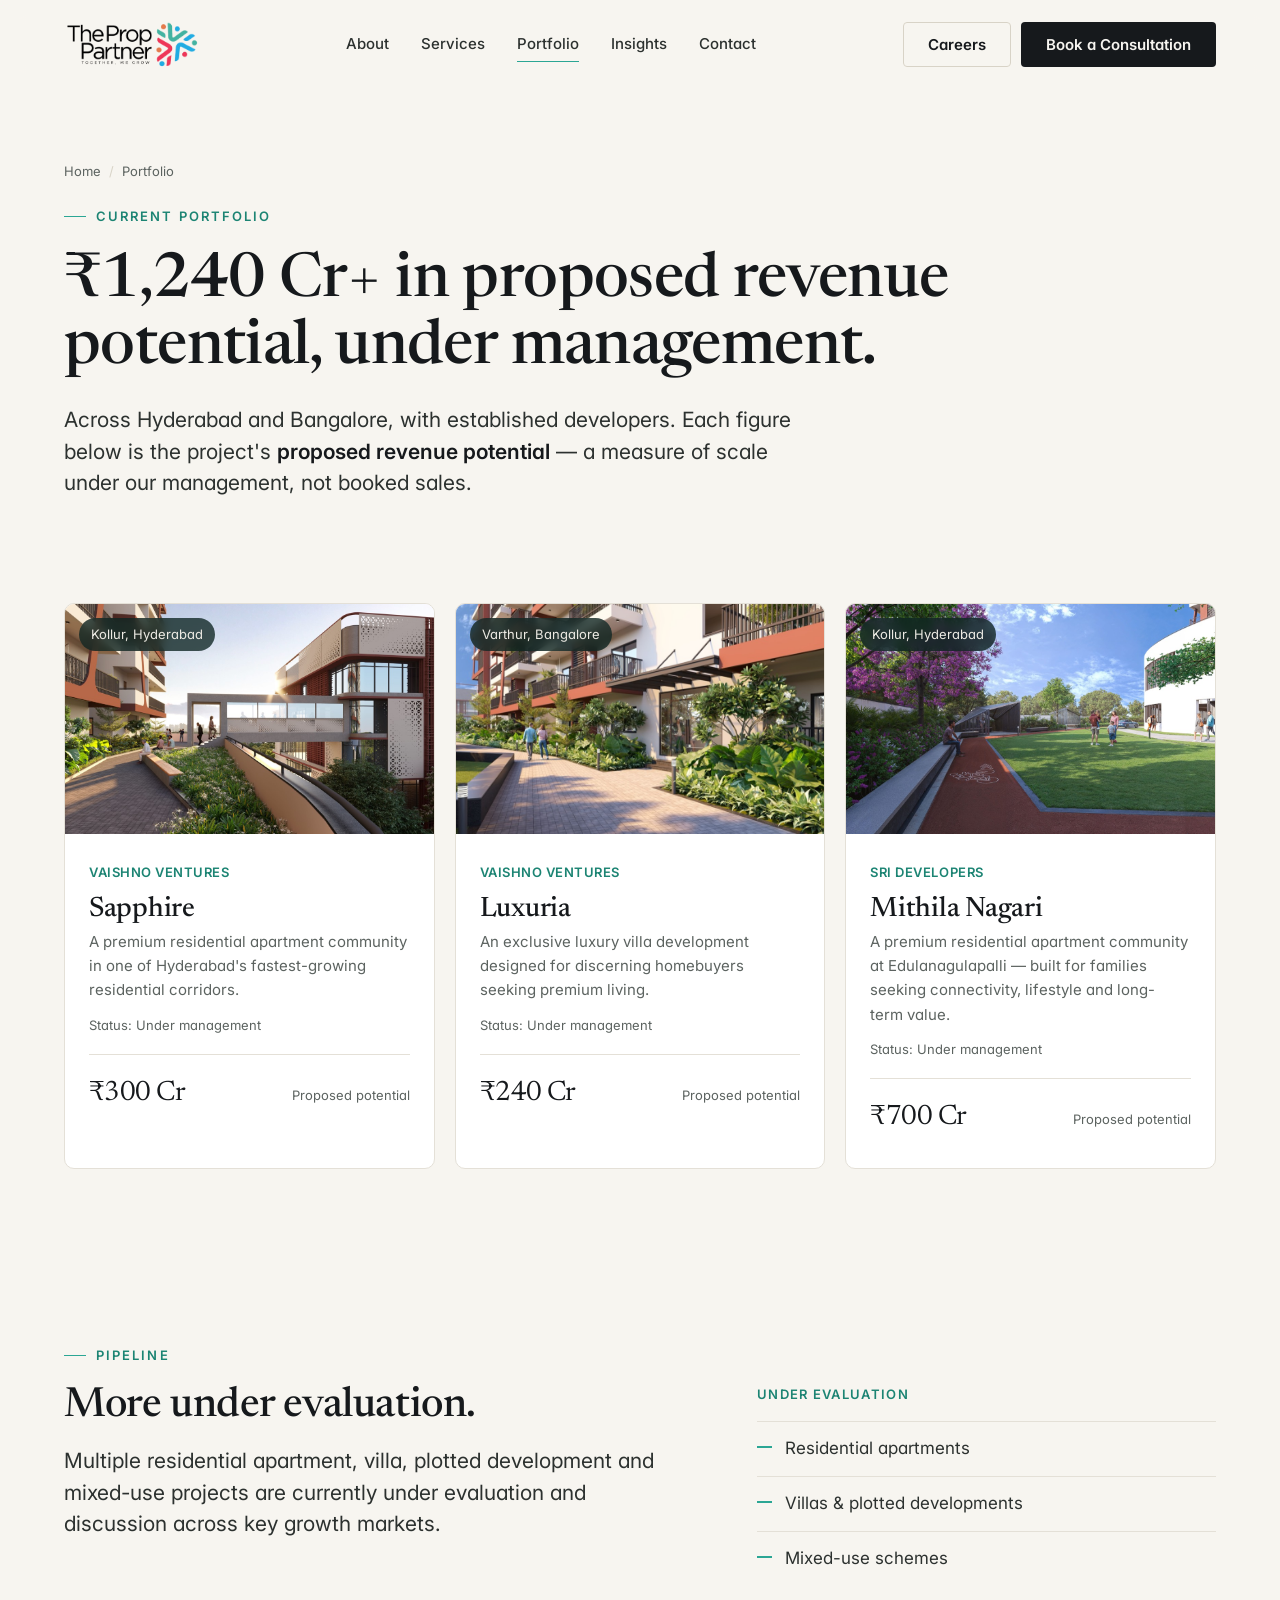
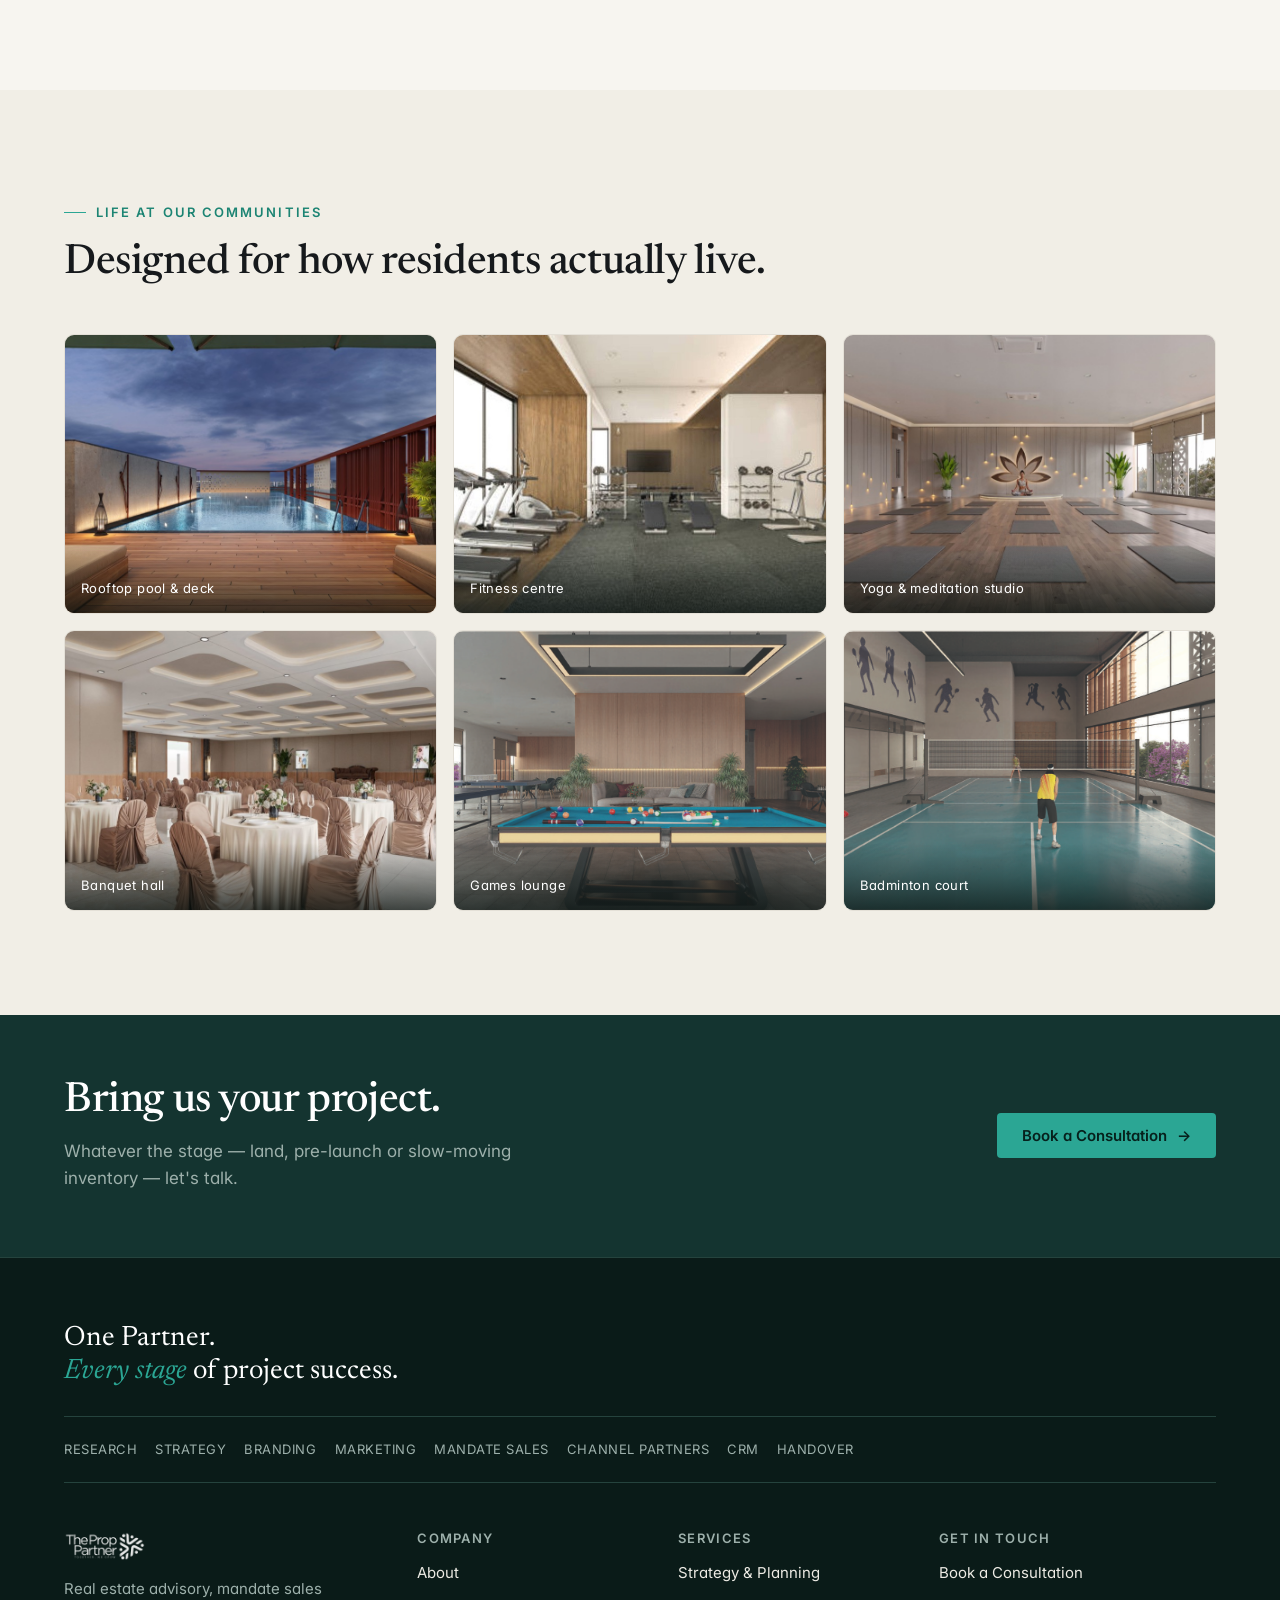
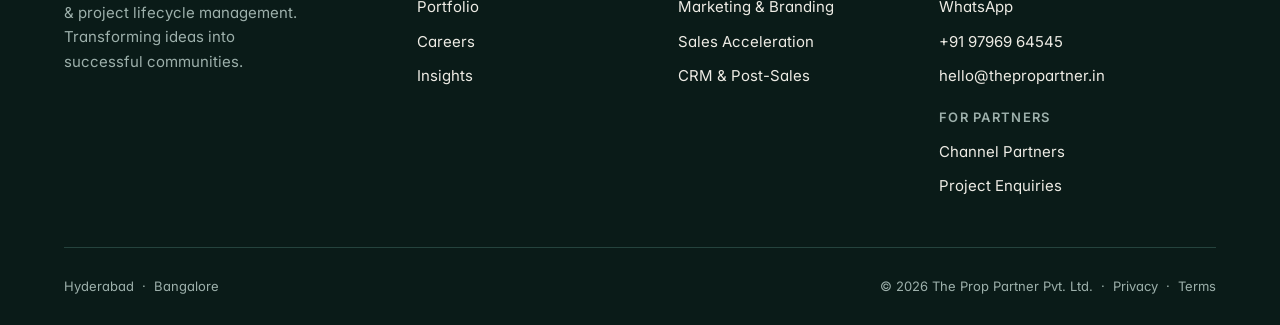
<file: portfolio.html>
<!doctype html>
<html lang="en">
<head>
  <meta charset="utf-8">
  <meta name="viewport" content="width=device-width, initial-scale=1">
  <script>
  /* Self-contained reveal-on-scroll. Lives in <head> so it can't be broken by
     any other script. Sets .js (so content is visible if JS is disabled),
     then reveals .reveal elements as they enter the viewport. */
  (function (d) {
    d.documentElement.classList.add('js');
    var reduce = window.matchMedia && window.matchMedia('(prefers-reduced-motion: reduce)').matches;
    function run() {
      var els = d.querySelectorAll('.reveal:not(.in)'), vh = window.innerHeight, i;
      for (i = 0; i < els.length; i++) {
        var r = els[i].getBoundingClientRect();
        if (r.top < vh * 0.9 && r.bottom > 0) els[i].classList.add('in');
      }
    }
    function start() {
      if (reduce) {
        var all = d.querySelectorAll('.reveal'), i;
        for (i = 0; i < all.length; i++) all[i].classList.add('in');
        return;
      }
      run();
      var ticking = false;
      window.addEventListener('scroll', function () {
        if (!ticking) { ticking = true; requestAnimationFrame(function () { run(); ticking = false; }); }
      }, { passive: true });
      window.addEventListener('resize', run, { passive: true });
      window.addEventListener('load', run);
    }
    if (d.readyState !== 'loading') start();
    else d.addEventListener('DOMContentLoaded', start);
  })(document);
  </script>
  <title>Portfolio — ₹1,240 Cr+ Under Management | The Prop Partner</title>
  <meta name="description" content="Sapphire, Luxuria and Mithila Nagari — premium residential, villa and apartment projects under management across Hyderabad &amp; Bangalore, representing ₹1,240 Cr+ in proposed revenue potential.">
  <link rel="canonical" href="https://www.thepropartner.in/portfolio.html">

  <!-- Open Graph / social (first impression in WhatsApp & pitch emails) -->
  <meta property="og:type" content="website">
  <meta property="og:site_name" content="The Prop Partner">
  <meta property="og:title" content="Portfolio — ₹1,240 Cr+ Under Management | The Prop Partner">
  <meta property="og:description" content="Sapphire, Luxuria and Mithila Nagari — premium residential, villa and apartment projects under management across Hyderabad &amp; Bangalore, representing ₹1,240 Cr+ in proposed revenue potential.">
  <meta property="og:image" content="https://www.thepropartner.in/assets/img/og-default.jpg">
  <meta property="og:url" content="https://www.thepropartner.in/portfolio.html">
  <meta name="twitter:card" content="summary_large_image">
  <meta name="twitter:title" content="Portfolio — ₹1,240 Cr+ Under Management | The Prop Partner">
  <meta name="twitter:description" content="Sapphire, Luxuria and Mithila Nagari — premium residential, villa and apartment projects under management across Hyderabad &amp; Bangalore, representing ₹1,240 Cr+ in proposed revenue potential.">
  <meta name="twitter:image" content="https://www.thepropartner.in/assets/img/og-default.jpg">
  <meta name="theme-color" content="#0E2522">

  <link rel="icon" href="/assets/img/favicon.svg" type="image/svg+xml">
  <link rel="preconnect" href="https://fonts.googleapis.com">
  <link rel="preconnect" href="https://fonts.gstatic.com" crossorigin>
  <link href="https://fonts.googleapis.com/css2?family=Inter:wght@400;500;600;700&family=Newsreader:ital,opsz,wght@0,6..72,400;0,6..72,500;0,6..72,600;1,6..72,400;1,6..72,500&display=swap" rel="stylesheet">
  <link rel="stylesheet" href="/assets/css/styles.css">
  <script type="application/ld+json">
{"@context":"https://schema.org","@type":"RealEstateAgent","name":"The Prop Partner",
"description":"Real estate advisory, mandate sales and project lifecycle management for developers across Hyderabad and Bangalore.",
"url":"https://www.thepropartner.in","areaServed":["Hyderabad","Bangalore"],
"slogan":"One Partner. Every Stage of Project Success.","email":"hello@thepropartner.in","telephone":"+91-97969-64545"}
</script>
</head>
<body data-page="portfolio">
  <div class="scroll-progress" aria-hidden="true"></div>
  <a href="#main" class="btn btn--primary" style="position:absolute;left:-9999px;top:8px;z-index:100" onfocus="this.style.left='8px'" onblur="this.style.left='-9999px'">Skip to content</a>
  <header class="site-header">
    <div class="container container--wide nav">
      <a href="/" class="brand" aria-label="The Prop Partner — home">
        <img src="/assets/img/logo-prop-partner.png" alt="The Prop Partner" width="170" height="44">
      </a>

      <nav class="nav__links" aria-label="Primary">
        <a class="nav__link" data-nav="about" href="/about.html">About</a>
        <span class="has-menu">
          <a class="nav__link" data-nav="services" href="/services.html">Services</a>
          <span class="menu" role="menu">
            <a href="/services/strategy-planning.html"><span class="m-title">Strategy &amp; Planning</span><span class="m-sub">Research · product · pricing</span></a>
            <a href="/services/marketing-branding.html"><span class="m-title">Marketing &amp; Branding</span><span class="m-sub">Identity · demand generation</span></a>
            <a href="/services/sales-acceleration.html"><span class="m-title">Sales Acceleration</span><span class="m-sub">Mandate sales · channel partners</span></a>
            <a href="/services/crm-post-sales.html"><span class="m-title">CRM &amp; Post-Sales</span><span class="m-sub">Customer journey · handover</span></a>
          </span>
        </span>
        <a class="nav__link" data-nav="portfolio" href="/portfolio.html">Portfolio</a>
        <a class="nav__link" data-nav="insights" href="/insights.html">Insights</a>
        <a class="nav__link" data-nav="contact" href="/contact.html">Contact</a>
      </nav>

      <div class="nav__cta">
        <a class="btn btn--ghost" href="/careers.html">Careers</a>
        <a class="btn btn--primary" href="/contact.html">Book a Consultation</a>
        <button class="nav__toggle" aria-label="Menu" aria-expanded="false" aria-controls="mobileNav"><span></span></button>
      </div>
    </div>
  </header>

  <div class="mobile-nav" id="mobileNav">
    <a href="/about.html">About</a>
    <details>
      <summary><a href="/services.html" style="border:0;padding:0">Services</a></summary>
      <div class="sub">
        <a href="/services/strategy-planning.html">Strategy &amp; Planning</a>
        <a href="/services/marketing-branding.html">Marketing &amp; Branding</a>
        <a href="/services/sales-acceleration.html">Sales Acceleration</a>
        <a href="/services/crm-post-sales.html">CRM &amp; Post-Sales</a>
      </div>
    </details>
    <a href="/portfolio.html">Portfolio</a>
    <a href="/insights.html">Insights</a>
    <a href="/careers.html">Careers</a>
    <a href="/contact.html">Contact</a>
    <a class="btn btn--primary" style="margin-top:24px;width:100%" href="/contact.html">Book a Consultation</a>
  </div>

  <main id="main">

  <section class="page-head">
    <div class="container container--wide">
      <nav class="crumbs"><a href="/">Home</a><span>/</span>Portfolio</nav>
      <span class="eyebrow mt-3" style="display:inline-flex">Current portfolio</span>
      <h1 class="reveal">₹1,240 Cr+ in proposed revenue potential, under management.</h1>
      <p class="lead reveal mt-3">Across Hyderabad and Bangalore, with established developers. Each figure below is the project's <strong>proposed revenue potential</strong> — a measure of scale under our management, not booked sales.</p>
    </div>
  </section>

  <section class="section--tight">
    <div class="container container--wide">
      <div class="projects projects--grid">
        <article class="project reveal">
          <div class="project__img"><img src="/assets/img/project-sapphire.jpg" alt="Sapphire" loading="lazy" width="960" height="600"><span class="project__tag">Kollur, Hyderabad</span></div>
          <div class="project__body">
            <span class="project__dev">Vaishno Ventures</span>
            <h3>Sapphire</h3>
            <p class="project__meta">A premium residential apartment community in one of Hyderabad's fastest-growing residential corridors.</p>
            <p class="muted" style="font-size:var(--t-13);margin-top:12px">Status: Under management</p>
            <div class="project__rev"><span class="num">₹300 Cr</span><small>Proposed potential</small></div>
          </div>
        </article>
        <article class="project reveal" data-d="1">
          <div class="project__img"><img src="/assets/img/project-luxuria.jpg" alt="Luxuria" loading="lazy" width="960" height="600"><span class="project__tag">Varthur, Bangalore</span></div>
          <div class="project__body">
            <span class="project__dev">Vaishno Ventures</span>
            <h3>Luxuria</h3>
            <p class="project__meta">An exclusive luxury villa development designed for discerning homebuyers seeking premium living.</p>
            <p class="muted" style="font-size:var(--t-13);margin-top:12px">Status: Under management</p>
            <div class="project__rev"><span class="num">₹240 Cr</span><small>Proposed potential</small></div>
          </div>
        </article>
        <article class="project reveal" data-d="2">
          <div class="project__img"><img src="/assets/img/project-mithila.jpg" alt="Mithila Nagari" loading="lazy" width="960" height="600"><span class="project__tag">Kollur, Hyderabad</span></div>
          <div class="project__body">
            <span class="project__dev">Sri Developers</span>
            <h3>Mithila Nagari</h3>
            <p class="project__meta">A premium residential apartment community at Edulanagulapalli — built for families seeking connectivity, lifestyle and long-term value.</p>
            <p class="muted" style="font-size:var(--t-13);margin-top:12px">Status: Under management</p>
            <div class="project__rev"><span class="num">₹700 Cr</span><small>Proposed potential</small></div>
          </div>
        </article>
      </div>
    </div>
  </section>

  <!-- upcoming -->
  <section class="section">
    <div class="container container--wide">
      <div class="split">
        <div class="split__label"><span class="eyebrow">Pipeline</span></div>
        <div class="duo">
          <div>
            <h2 class="reveal" style="max-width:26ch">More under evaluation.</h2>
            <p class="lead reveal mt-2">Multiple residential apartment, villa, plotted development and mixed-use projects are currently under evaluation and discussion across key growth markets.</p>
          </div>
          <aside class="proofs reveal" data-d="1">
            <span class="proofs__k">Under evaluation</span>
            <ul>
              <li>Residential apartments</li>
              <li>Villas &amp; plotted developments</li>
              <li>Mixed-use schemes</li>
            </ul>
          </aside>
        </div>
      </div>
    </div>
  </section>

  <!-- amenities gallery -->
  <section class="section panel">
    <div class="container container--wide">
      <div class="split" style="margin-bottom:48px">
        <div class="split__label"><span class="eyebrow">Life at our communities</span></div>
        <h2 class="reveal" style="max-width:30ch">Designed for how residents actually live.</h2>
      </div>
      <div class="gallery">
        <figure class="gallery__item reveal"><img src="/assets/img/amen-pool.jpg" alt="Rooftop swimming pool at dusk" loading="lazy" width="1100" height="825"><figcaption>Rooftop pool &amp; deck</figcaption></figure>
        <figure class="gallery__item reveal" data-d="1"><img src="/assets/img/amen-gym.jpg" alt="Fitness centre" loading="lazy" width="1100" height="825"><figcaption>Fitness centre</figcaption></figure>
        <figure class="gallery__item reveal" data-d="2"><img src="/assets/img/amen-yoga.jpg" alt="Yoga and meditation studio" loading="lazy" width="1100" height="825"><figcaption>Yoga &amp; meditation studio</figcaption></figure>
        <figure class="gallery__item reveal"><img src="/assets/img/amen-banquet.jpg" alt="Banquet and celebration hall" loading="lazy" width="1100" height="825"><figcaption>Banquet hall</figcaption></figure>
        <figure class="gallery__item reveal" data-d="1"><img src="/assets/img/amen-games.jpg" alt="Indoor games lounge" loading="lazy" width="1100" height="825"><figcaption>Games lounge</figcaption></figure>
        <figure class="gallery__item reveal" data-d="2"><img src="/assets/img/amen-court.jpg" alt="Indoor badminton court" loading="lazy" width="1100" height="825"><figcaption>Badminton court</figcaption></figure>
      </div>
    </div>
  </section>

  <section class="cta-band">
    <div class="container container--wide cta-band__inner">
      <div><h2>Bring us your project.</h2><p>Whatever the stage — land, pre-launch or slow-moving inventory — let's talk.</p></div>
      <div><a class="btn btn--on-dark" href="/contact.html">Book a Consultation <span class="arr">→</span></a></div>
    </div>
  </section>
  </main>

  <footer class="site-footer">
    <div class="container container--wide">
      <p class="footer-motif">One Partner.<br><span class="accent">Every stage</span> of project success.</p>

      <nav class="footer-disc" aria-label="Disciplines">
        <a href="/services/strategy-planning.html">Research</a>
        <a href="/services/strategy-planning.html">Strategy</a>
        <a href="/services/marketing-branding.html">Branding</a>
        <a href="/services/marketing-branding.html">Marketing</a>
        <a href="/services/sales-acceleration.html">Mandate Sales</a>
        <a href="/services/sales-acceleration.html">Channel Partners</a>
        <a href="/services/crm-post-sales.html">CRM</a>
        <a href="/services/crm-post-sales.html">Handover</a>
      </nav>

      <div class="footer-cols">
        <div class="footer-brand">
          <img src="/assets/img/logo-prop-partner.png" alt="The Prop Partner">
          <p>Real estate advisory, mandate sales &amp; project lifecycle management. Transforming ideas into successful communities.</p>
        </div>
        <div>
          <h4>Company</h4>
          <ul>
            <li><a href="/about.html">About</a></li>
            <li><a href="/portfolio.html">Portfolio</a></li>
            <li><a href="/careers.html">Careers</a></li>
            <li><a href="/insights.html">Insights</a></li>
          </ul>
        </div>
        <div>
          <h4>Services</h4>
          <ul>
            <li><a href="/services/strategy-planning.html">Strategy &amp; Planning</a></li>
            <li><a href="/services/marketing-branding.html">Marketing &amp; Branding</a></li>
            <li><a href="/services/sales-acceleration.html">Sales Acceleration</a></li>
            <li><a href="/services/crm-post-sales.html">CRM &amp; Post-Sales</a></li>
          </ul>
        </div>
        <div>
          <h4>Get in Touch</h4>
          <ul>
            <li><a href="/contact.html">Book a Consultation</a></li>
            <li><a href="https://wa.me/919796964545">WhatsApp</a></li>
            <li><a href="tel:+919796964545">+91 97969 64545</a></li>
            <li><a href="mailto:hello@thepropartner.in">hello@thepropartner.in</a></li>
          </ul>
          <h4 style="margin-top:22px">For Partners</h4>
          <ul>
            <li><a href="/contact.html?type=channel-partner">Channel Partners</a></li>
            <li><a href="/contact.html?type=buyer">Project Enquiries</a></li>
          </ul>
        </div>
      </div>

      <div class="footer-bottom">
        <span>Hyderabad &nbsp;·&nbsp; Bangalore</span>
        <span>© <span data-year>2026</span> The Prop Partner Pvt. Ltd. &nbsp;·&nbsp; <a href="/privacy.html">Privacy</a> &nbsp;·&nbsp; <a href="/terms.html">Terms</a></span>
      </div>
    </div>
  </footer>

  <script src="/assets/js/main.js" defer></script>
</body>
</html>
</file>
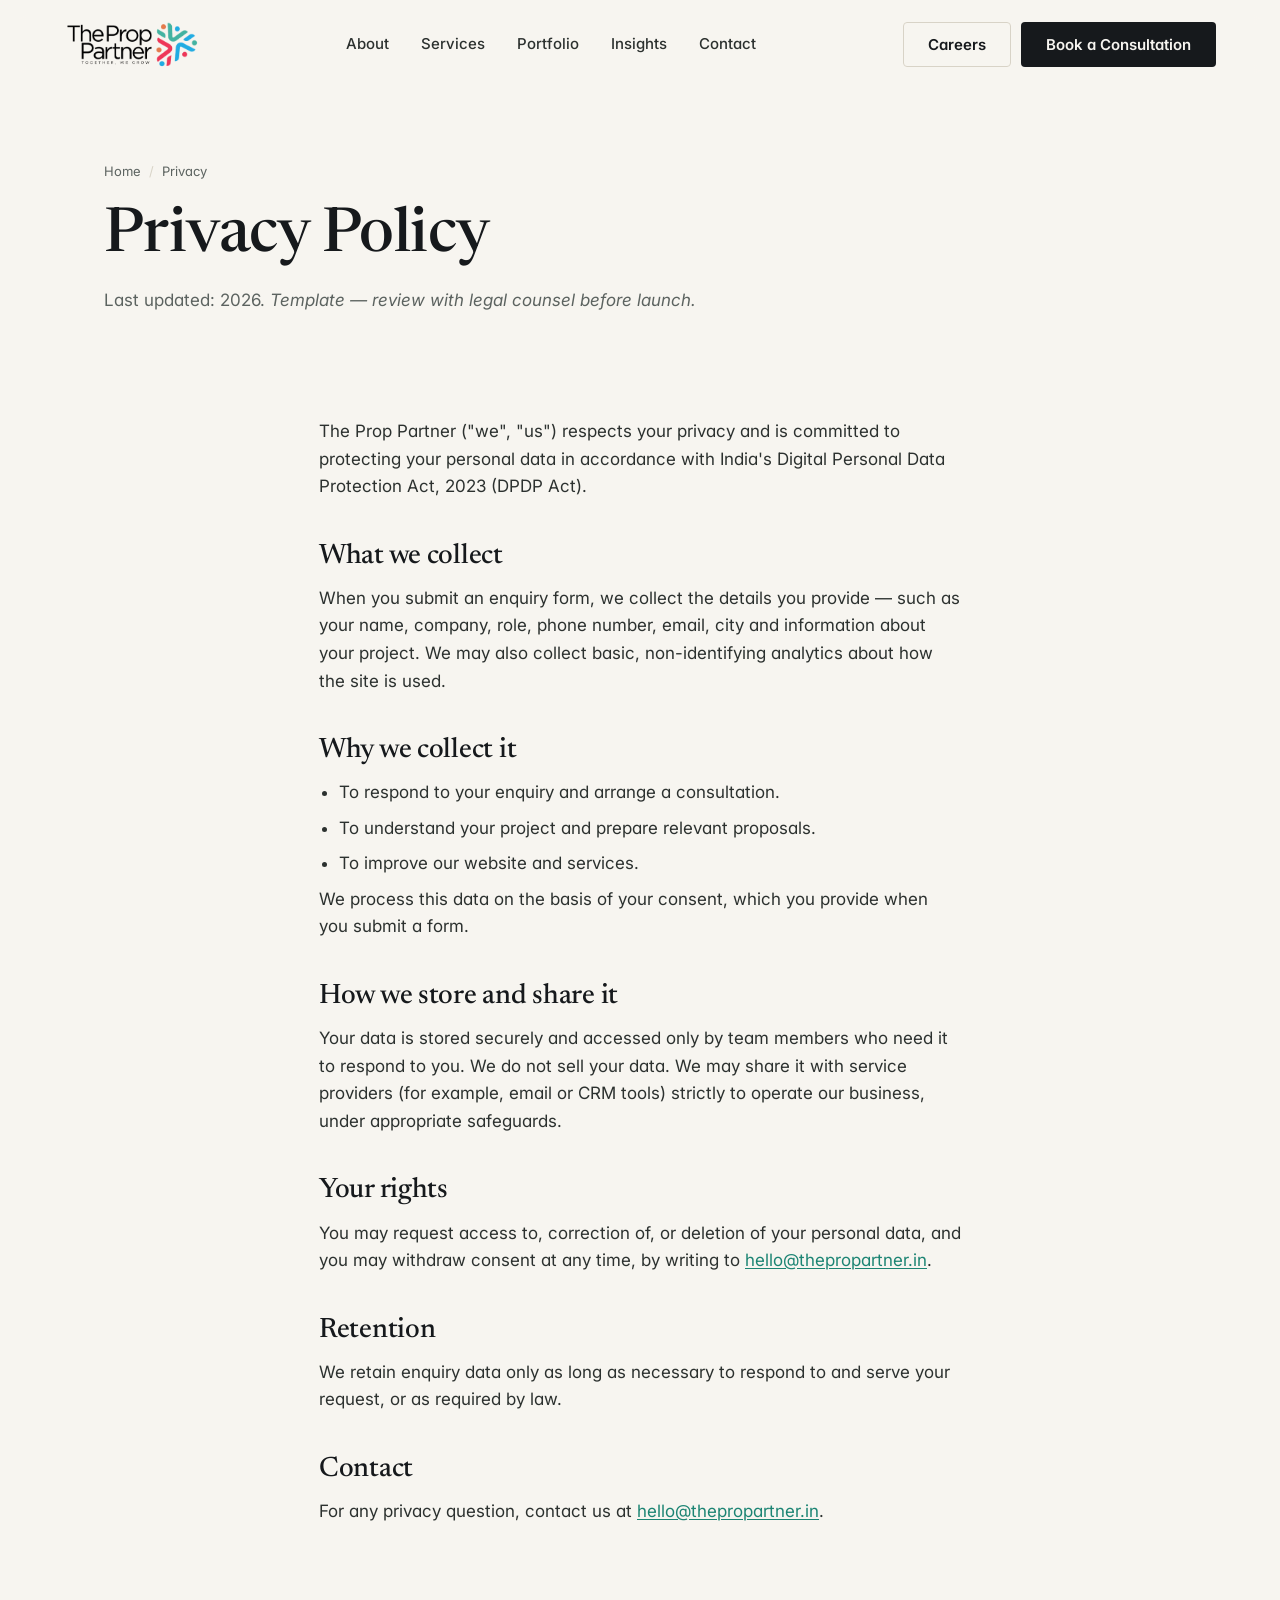
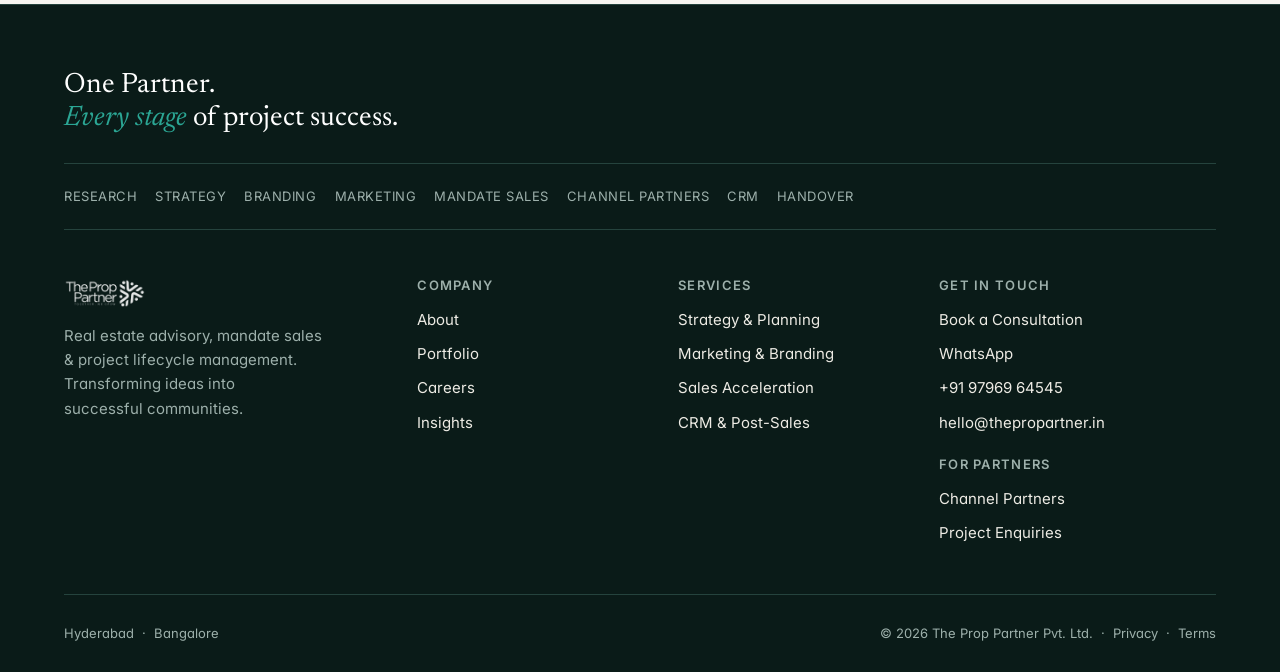
<file: privacy.html>
<!doctype html>
<html lang="en">
<head>
  <meta charset="utf-8">
  <meta name="viewport" content="width=device-width, initial-scale=1">
  <script>
  /* Self-contained reveal-on-scroll. Lives in <head> so it can't be broken by
     any other script. Sets .js (so content is visible if JS is disabled),
     then reveals .reveal elements as they enter the viewport. */
  (function (d) {
    d.documentElement.classList.add('js');
    var reduce = window.matchMedia && window.matchMedia('(prefers-reduced-motion: reduce)').matches;
    function run() {
      var els = d.querySelectorAll('.reveal:not(.in)'), vh = window.innerHeight, i;
      for (i = 0; i < els.length; i++) {
        var r = els[i].getBoundingClientRect();
        if (r.top < vh * 0.9 && r.bottom > 0) els[i].classList.add('in');
      }
    }
    function start() {
      if (reduce) {
        var all = d.querySelectorAll('.reveal'), i;
        for (i = 0; i < all.length; i++) all[i].classList.add('in');
        return;
      }
      run();
      var ticking = false;
      window.addEventListener('scroll', function () {
        if (!ticking) { ticking = true; requestAnimationFrame(function () { run(); ticking = false; }); }
      }, { passive: true });
      window.addEventListener('resize', run, { passive: true });
      window.addEventListener('load', run);
    }
    if (d.readyState !== 'loading') start();
    else d.addEventListener('DOMContentLoaded', start);
  })(document);
  </script>
  <title>Privacy Policy | The Prop Partner</title>
  <meta name="description" content="How The Prop Partner collects, uses and protects your personal data, in line with India&#x27;s Digital Personal Data Protection Act, 2023.">
  <link rel="canonical" href="https://www.thepropartner.in/privacy.html">

  <!-- Open Graph / social (first impression in WhatsApp & pitch emails) -->
  <meta property="og:type" content="website">
  <meta property="og:site_name" content="The Prop Partner">
  <meta property="og:title" content="Privacy Policy | The Prop Partner">
  <meta property="og:description" content="How The Prop Partner collects, uses and protects your personal data, in line with India&#x27;s Digital Personal Data Protection Act, 2023.">
  <meta property="og:image" content="https://www.thepropartner.in/assets/img/og-default.jpg">
  <meta property="og:url" content="https://www.thepropartner.in/privacy.html">
  <meta name="twitter:card" content="summary_large_image">
  <meta name="twitter:title" content="Privacy Policy | The Prop Partner">
  <meta name="twitter:description" content="How The Prop Partner collects, uses and protects your personal data, in line with India&#x27;s Digital Personal Data Protection Act, 2023.">
  <meta name="twitter:image" content="https://www.thepropartner.in/assets/img/og-default.jpg">
  <meta name="theme-color" content="#0E2522">

  <link rel="icon" href="/assets/img/favicon.svg" type="image/svg+xml">
  <link rel="preconnect" href="https://fonts.googleapis.com">
  <link rel="preconnect" href="https://fonts.gstatic.com" crossorigin>
  <link href="https://fonts.googleapis.com/css2?family=Inter:wght@400;500;600;700&family=Newsreader:ital,opsz,wght@0,6..72,400;0,6..72,500;0,6..72,600;1,6..72,400;1,6..72,500&display=swap" rel="stylesheet">
  <link rel="stylesheet" href="/assets/css/styles.css">
  <script type="application/ld+json">
{"@context":"https://schema.org","@type":"RealEstateAgent","name":"The Prop Partner",
"description":"Real estate advisory, mandate sales and project lifecycle management for developers across Hyderabad and Bangalore.",
"url":"https://www.thepropartner.in","areaServed":["Hyderabad","Bangalore"],
"slogan":"One Partner. Every Stage of Project Success.","email":"hello@thepropartner.in","telephone":"+91-97969-64545"}
</script>
</head>
<body data-page="">
  <div class="scroll-progress" aria-hidden="true"></div>
  <a href="#main" class="btn btn--primary" style="position:absolute;left:-9999px;top:8px;z-index:100" onfocus="this.style.left='8px'" onblur="this.style.left='-9999px'">Skip to content</a>
  <header class="site-header">
    <div class="container container--wide nav">
      <a href="/" class="brand" aria-label="The Prop Partner — home">
        <img src="/assets/img/logo-prop-partner.png" alt="The Prop Partner" width="170" height="44">
      </a>

      <nav class="nav__links" aria-label="Primary">
        <a class="nav__link" data-nav="about" href="/about.html">About</a>
        <span class="has-menu">
          <a class="nav__link" data-nav="services" href="/services.html">Services</a>
          <span class="menu" role="menu">
            <a href="/services/strategy-planning.html"><span class="m-title">Strategy &amp; Planning</span><span class="m-sub">Research · product · pricing</span></a>
            <a href="/services/marketing-branding.html"><span class="m-title">Marketing &amp; Branding</span><span class="m-sub">Identity · demand generation</span></a>
            <a href="/services/sales-acceleration.html"><span class="m-title">Sales Acceleration</span><span class="m-sub">Mandate sales · channel partners</span></a>
            <a href="/services/crm-post-sales.html"><span class="m-title">CRM &amp; Post-Sales</span><span class="m-sub">Customer journey · handover</span></a>
          </span>
        </span>
        <a class="nav__link" data-nav="portfolio" href="/portfolio.html">Portfolio</a>
        <a class="nav__link" data-nav="insights" href="/insights.html">Insights</a>
        <a class="nav__link" data-nav="contact" href="/contact.html">Contact</a>
      </nav>

      <div class="nav__cta">
        <a class="btn btn--ghost" href="/careers.html">Careers</a>
        <a class="btn btn--primary" href="/contact.html">Book a Consultation</a>
        <button class="nav__toggle" aria-label="Menu" aria-expanded="false" aria-controls="mobileNav"><span></span></button>
      </div>
    </div>
  </header>

  <div class="mobile-nav" id="mobileNav">
    <a href="/about.html">About</a>
    <details>
      <summary><a href="/services.html" style="border:0;padding:0">Services</a></summary>
      <div class="sub">
        <a href="/services/strategy-planning.html">Strategy &amp; Planning</a>
        <a href="/services/marketing-branding.html">Marketing &amp; Branding</a>
        <a href="/services/sales-acceleration.html">Sales Acceleration</a>
        <a href="/services/crm-post-sales.html">CRM &amp; Post-Sales</a>
      </div>
    </details>
    <a href="/portfolio.html">Portfolio</a>
    <a href="/insights.html">Insights</a>
    <a href="/careers.html">Careers</a>
    <a href="/contact.html">Contact</a>
    <a class="btn btn--primary" style="margin-top:24px;width:100%" href="/contact.html">Book a Consultation</a>
  </div>

  <main id="main">

  <section class="page-head">
    <div class="container">
      <nav class="crumbs"><a href="/">Home</a><span>/</span>Privacy</nav>
      <h1 class="mt-3">Privacy Policy</h1>
      <p class="muted mt-2">Last updated: <span data-year>2026</span>. <em>Template — review with legal counsel before launch.</em></p>
    </div>
  </section>

  <section class="section--tight">
    <div class="container prose">
      <p>The Prop Partner ("we", "us") respects your privacy and is committed to protecting your personal data in accordance with India's Digital Personal Data Protection Act, 2023 (DPDP Act).</p>

      <h2>What we collect</h2>
      <p>When you submit an enquiry form, we collect the details you provide — such as your name, company, role, phone number, email, city and information about your project. We may also collect basic, non-identifying analytics about how the site is used.</p>

      <h2>Why we collect it</h2>
      <ul>
        <li>To respond to your enquiry and arrange a consultation.</li>
        <li>To understand your project and prepare relevant proposals.</li>
        <li>To improve our website and services.</li>
      </ul>
      <p>We process this data on the basis of your consent, which you provide when you submit a form.</p>

      <h2>How we store and share it</h2>
      <p>Your data is stored securely and accessed only by team members who need it to respond to you. We do not sell your data. We may share it with service providers (for example, email or CRM tools) strictly to operate our business, under appropriate safeguards.</p>

      <h2>Your rights</h2>
      <p>You may request access to, correction of, or deletion of your personal data, and you may withdraw consent at any time, by writing to <a href="mailto:hello@thepropartner.in">hello@thepropartner.in</a>.</p>

      <h2>Retention</h2>
      <p>We retain enquiry data only as long as necessary to respond to and serve your request, or as required by law.</p>

      <h2>Contact</h2>
      <p>For any privacy question, contact us at <a href="mailto:hello@thepropartner.in">hello@thepropartner.in</a>.</p>
    </div>
  </section>
  </main>

  <footer class="site-footer">
    <div class="container container--wide">
      <p class="footer-motif">One Partner.<br><span class="accent">Every stage</span> of project success.</p>

      <nav class="footer-disc" aria-label="Disciplines">
        <a href="/services/strategy-planning.html">Research</a>
        <a href="/services/strategy-planning.html">Strategy</a>
        <a href="/services/marketing-branding.html">Branding</a>
        <a href="/services/marketing-branding.html">Marketing</a>
        <a href="/services/sales-acceleration.html">Mandate Sales</a>
        <a href="/services/sales-acceleration.html">Channel Partners</a>
        <a href="/services/crm-post-sales.html">CRM</a>
        <a href="/services/crm-post-sales.html">Handover</a>
      </nav>

      <div class="footer-cols">
        <div class="footer-brand">
          <img src="/assets/img/logo-prop-partner.png" alt="The Prop Partner">
          <p>Real estate advisory, mandate sales &amp; project lifecycle management. Transforming ideas into successful communities.</p>
        </div>
        <div>
          <h4>Company</h4>
          <ul>
            <li><a href="/about.html">About</a></li>
            <li><a href="/portfolio.html">Portfolio</a></li>
            <li><a href="/careers.html">Careers</a></li>
            <li><a href="/insights.html">Insights</a></li>
          </ul>
        </div>
        <div>
          <h4>Services</h4>
          <ul>
            <li><a href="/services/strategy-planning.html">Strategy &amp; Planning</a></li>
            <li><a href="/services/marketing-branding.html">Marketing &amp; Branding</a></li>
            <li><a href="/services/sales-acceleration.html">Sales Acceleration</a></li>
            <li><a href="/services/crm-post-sales.html">CRM &amp; Post-Sales</a></li>
          </ul>
        </div>
        <div>
          <h4>Get in Touch</h4>
          <ul>
            <li><a href="/contact.html">Book a Consultation</a></li>
            <li><a href="https://wa.me/919796964545">WhatsApp</a></li>
            <li><a href="tel:+919796964545">+91 97969 64545</a></li>
            <li><a href="mailto:hello@thepropartner.in">hello@thepropartner.in</a></li>
          </ul>
          <h4 style="margin-top:22px">For Partners</h4>
          <ul>
            <li><a href="/contact.html?type=channel-partner">Channel Partners</a></li>
            <li><a href="/contact.html?type=buyer">Project Enquiries</a></li>
          </ul>
        </div>
      </div>

      <div class="footer-bottom">
        <span>Hyderabad &nbsp;·&nbsp; Bangalore</span>
        <span>© <span data-year>2026</span> The Prop Partner Pvt. Ltd. &nbsp;·&nbsp; <a href="/privacy.html">Privacy</a> &nbsp;·&nbsp; <a href="/terms.html">Terms</a></span>
      </div>
    </div>
  </footer>

  <script src="/assets/js/main.js" defer></script>
</body>
</html>
</file>
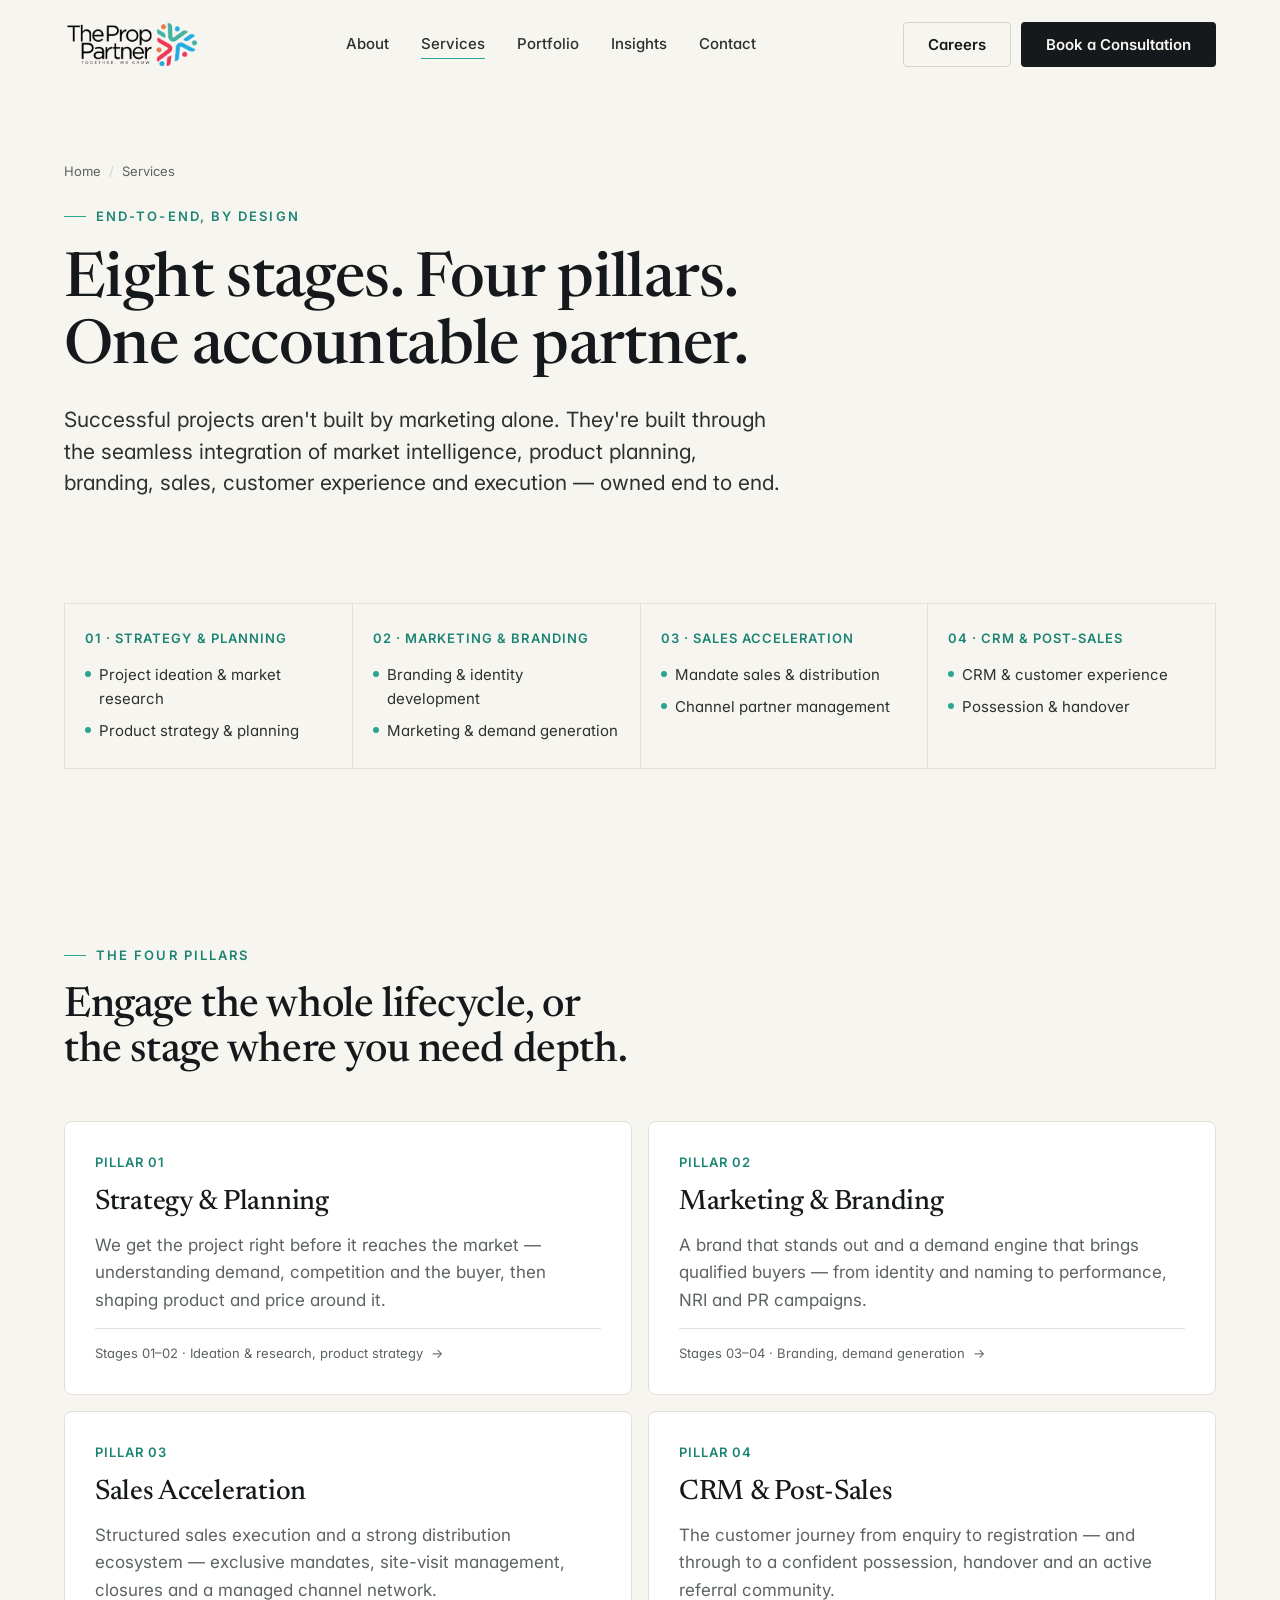
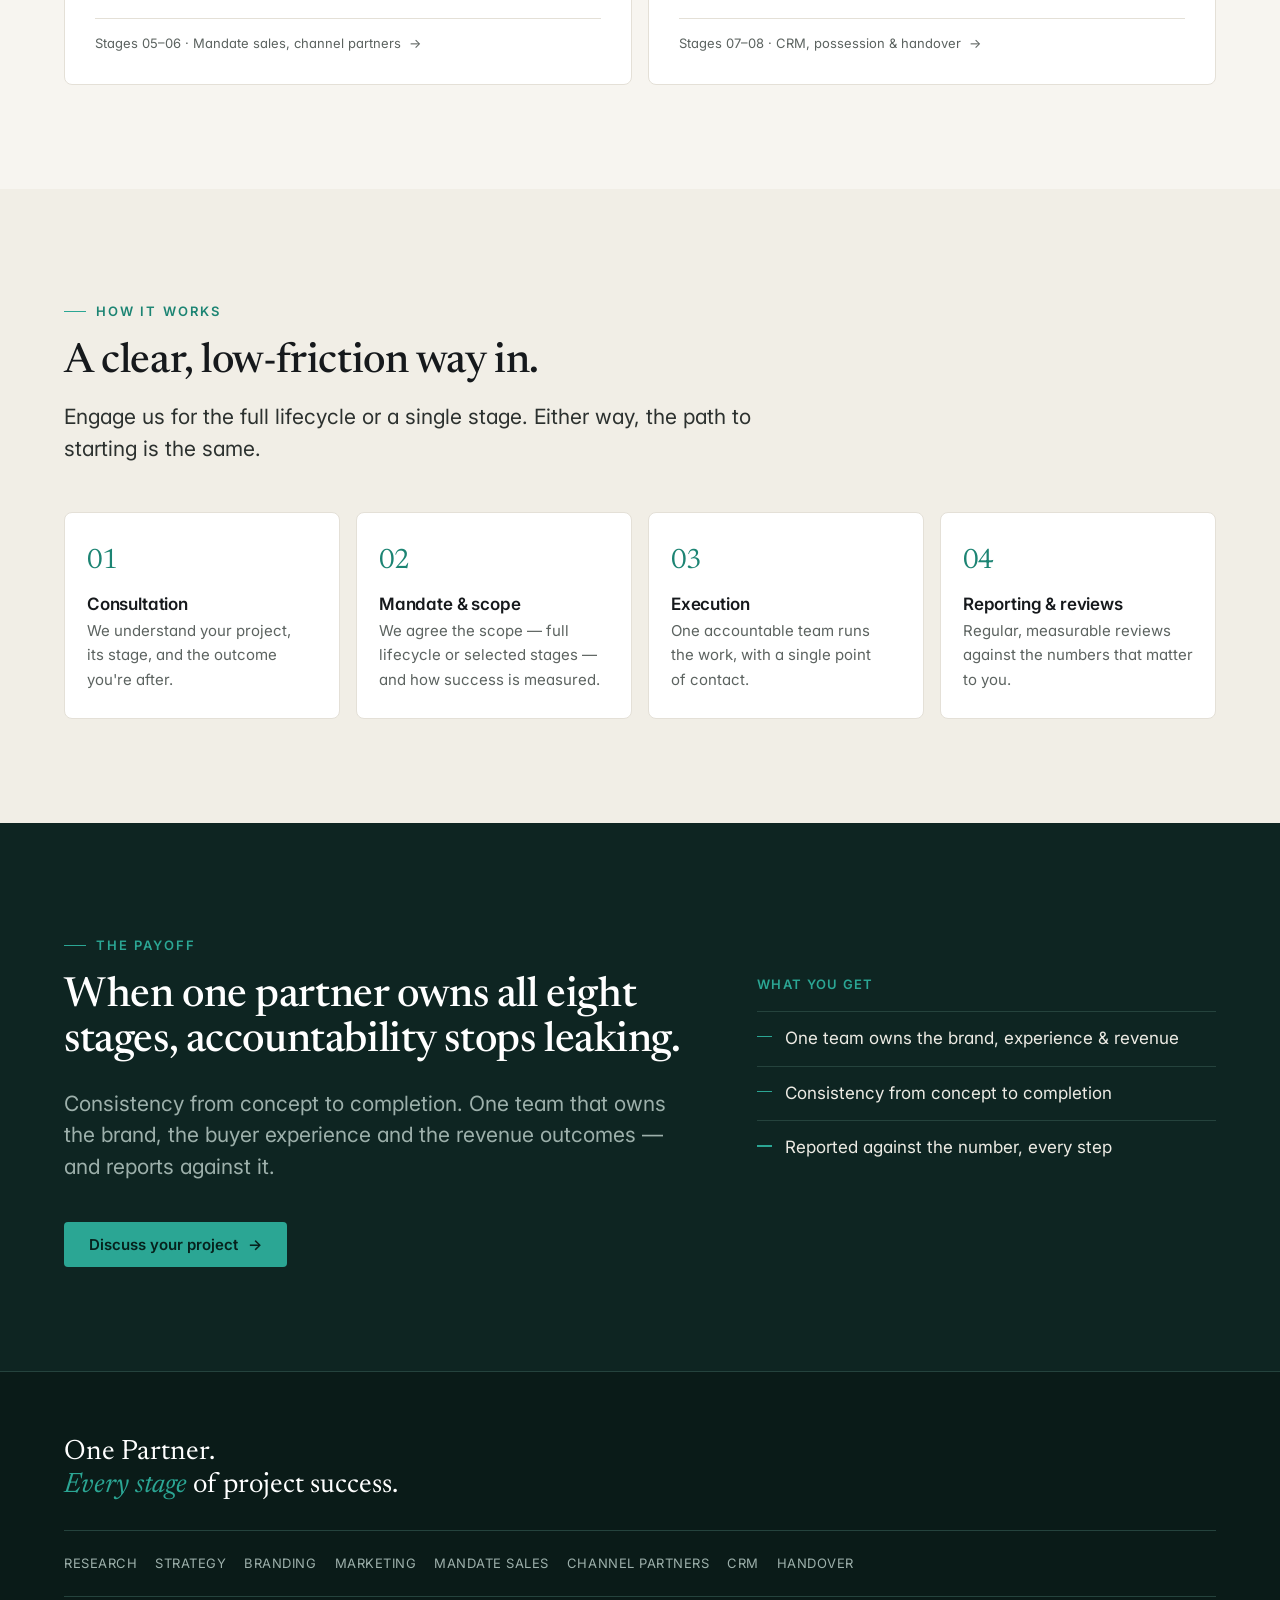
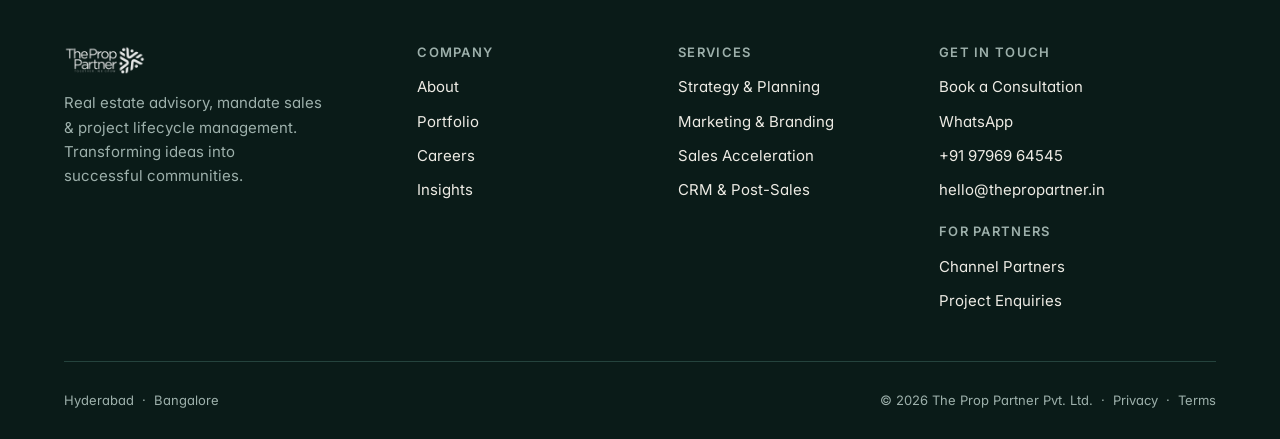
<file: services.html>
<!doctype html>
<html lang="en">
<head>
  <meta charset="utf-8">
  <meta name="viewport" content="width=device-width, initial-scale=1">
  <script>
  /* Self-contained reveal-on-scroll. Lives in <head> so it can't be broken by
     any other script. Sets .js (so content is visible if JS is disabled),
     then reveals .reveal elements as they enter the viewport. */
  (function (d) {
    d.documentElement.classList.add('js');
    var reduce = window.matchMedia && window.matchMedia('(prefers-reduced-motion: reduce)').matches;
    function run() {
      var els = d.querySelectorAll('.reveal:not(.in)'), vh = window.innerHeight, i;
      for (i = 0; i < els.length; i++) {
        var r = els[i].getBoundingClientRect();
        if (r.top < vh * 0.9 && r.bottom > 0) els[i].classList.add('in');
      }
    }
    function start() {
      if (reduce) {
        var all = d.querySelectorAll('.reveal'), i;
        for (i = 0; i < all.length; i++) all[i].classList.add('in');
        return;
      }
      run();
      var ticking = false;
      window.addEventListener('scroll', function () {
        if (!ticking) { ticking = true; requestAnimationFrame(function () { run(); ticking = false; }); }
      }, { passive: true });
      window.addEventListener('resize', run, { passive: true });
      window.addEventListener('load', run);
    }
    if (d.readyState !== 'loading') start();
    else d.addEventListener('DOMContentLoaded', start);
  })(document);
  </script>
  <title>Services — The Eight-Stage Project Lifecycle | The Prop Partner</title>
  <meta name="description" content="One integrated system from ideation to handover: Strategy &amp; Planning, Marketing &amp; Branding, Sales Acceleration, and CRM &amp; Post-Sales — eight stages, one accountable partner.">
  <link rel="canonical" href="https://www.thepropartner.in/services.html">

  <!-- Open Graph / social (first impression in WhatsApp & pitch emails) -->
  <meta property="og:type" content="website">
  <meta property="og:site_name" content="The Prop Partner">
  <meta property="og:title" content="Services — The Eight-Stage Project Lifecycle | The Prop Partner">
  <meta property="og:description" content="One integrated system from ideation to handover: Strategy &amp; Planning, Marketing &amp; Branding, Sales Acceleration, and CRM &amp; Post-Sales — eight stages, one accountable partner.">
  <meta property="og:image" content="https://www.thepropartner.in/assets/img/og-default.jpg">
  <meta property="og:url" content="https://www.thepropartner.in/services.html">
  <meta name="twitter:card" content="summary_large_image">
  <meta name="twitter:title" content="Services — The Eight-Stage Project Lifecycle | The Prop Partner">
  <meta name="twitter:description" content="One integrated system from ideation to handover: Strategy &amp; Planning, Marketing &amp; Branding, Sales Acceleration, and CRM &amp; Post-Sales — eight stages, one accountable partner.">
  <meta name="twitter:image" content="https://www.thepropartner.in/assets/img/og-default.jpg">
  <meta name="theme-color" content="#0E2522">

  <link rel="icon" href="/assets/img/favicon.svg" type="image/svg+xml">
  <link rel="preconnect" href="https://fonts.googleapis.com">
  <link rel="preconnect" href="https://fonts.gstatic.com" crossorigin>
  <link href="https://fonts.googleapis.com/css2?family=Inter:wght@400;500;600;700&family=Newsreader:ital,opsz,wght@0,6..72,400;0,6..72,500;0,6..72,600;1,6..72,400;1,6..72,500&display=swap" rel="stylesheet">
  <link rel="stylesheet" href="/assets/css/styles.css">
  <script type="application/ld+json">
{"@context":"https://schema.org","@type":"RealEstateAgent","name":"The Prop Partner",
"description":"Real estate advisory, mandate sales and project lifecycle management for developers across Hyderabad and Bangalore.",
"url":"https://www.thepropartner.in","areaServed":["Hyderabad","Bangalore"],
"slogan":"One Partner. Every Stage of Project Success.","email":"hello@thepropartner.in","telephone":"+91-97969-64545"}
</script>
</head>
<body data-page="services">
  <div class="scroll-progress" aria-hidden="true"></div>
  <a href="#main" class="btn btn--primary" style="position:absolute;left:-9999px;top:8px;z-index:100" onfocus="this.style.left='8px'" onblur="this.style.left='-9999px'">Skip to content</a>
  <header class="site-header">
    <div class="container container--wide nav">
      <a href="/" class="brand" aria-label="The Prop Partner — home">
        <img src="/assets/img/logo-prop-partner.png" alt="The Prop Partner" width="170" height="44">
      </a>

      <nav class="nav__links" aria-label="Primary">
        <a class="nav__link" data-nav="about" href="/about.html">About</a>
        <span class="has-menu">
          <a class="nav__link" data-nav="services" href="/services.html">Services</a>
          <span class="menu" role="menu">
            <a href="/services/strategy-planning.html"><span class="m-title">Strategy &amp; Planning</span><span class="m-sub">Research · product · pricing</span></a>
            <a href="/services/marketing-branding.html"><span class="m-title">Marketing &amp; Branding</span><span class="m-sub">Identity · demand generation</span></a>
            <a href="/services/sales-acceleration.html"><span class="m-title">Sales Acceleration</span><span class="m-sub">Mandate sales · channel partners</span></a>
            <a href="/services/crm-post-sales.html"><span class="m-title">CRM &amp; Post-Sales</span><span class="m-sub">Customer journey · handover</span></a>
          </span>
        </span>
        <a class="nav__link" data-nav="portfolio" href="/portfolio.html">Portfolio</a>
        <a class="nav__link" data-nav="insights" href="/insights.html">Insights</a>
        <a class="nav__link" data-nav="contact" href="/contact.html">Contact</a>
      </nav>

      <div class="nav__cta">
        <a class="btn btn--ghost" href="/careers.html">Careers</a>
        <a class="btn btn--primary" href="/contact.html">Book a Consultation</a>
        <button class="nav__toggle" aria-label="Menu" aria-expanded="false" aria-controls="mobileNav"><span></span></button>
      </div>
    </div>
  </header>

  <div class="mobile-nav" id="mobileNav">
    <a href="/about.html">About</a>
    <details>
      <summary><a href="/services.html" style="border:0;padding:0">Services</a></summary>
      <div class="sub">
        <a href="/services/strategy-planning.html">Strategy &amp; Planning</a>
        <a href="/services/marketing-branding.html">Marketing &amp; Branding</a>
        <a href="/services/sales-acceleration.html">Sales Acceleration</a>
        <a href="/services/crm-post-sales.html">CRM &amp; Post-Sales</a>
      </div>
    </details>
    <a href="/portfolio.html">Portfolio</a>
    <a href="/insights.html">Insights</a>
    <a href="/careers.html">Careers</a>
    <a href="/contact.html">Contact</a>
    <a class="btn btn--primary" style="margin-top:24px;width:100%" href="/contact.html">Book a Consultation</a>
  </div>

  <main id="main">

  <section class="page-head">
    <div class="container container--wide">
      <nav class="crumbs"><a href="/">Home</a><span>/</span>Services</nav>
      <span class="eyebrow mt-3" style="display:inline-flex">End-to-end, by design</span>
      <h1 class="reveal">Eight stages. Four pillars. One accountable partner.</h1>
      <p class="lead reveal mt-3">Successful projects aren't built by marketing alone. They're built through the seamless integration of market intelligence, product planning, branding, sales, customer experience and execution — owned end to end.</p>
    </div>
  </section>

  <!-- lifecycle overview: 8 stages under 4 pillars -->
  <section class="section--tight">
    <div class="container container--wide">
      <div class="journey reveal">
        <div class="jstage">
          <div class="jstage__p">01 · Strategy &amp; Planning</div>
          <div class="jstage__items"><span>Project ideation &amp; market research</span><span>Product strategy &amp; planning</span></div>
        </div>
        <div class="jstage">
          <div class="jstage__p">02 · Marketing &amp; Branding</div>
          <div class="jstage__items"><span>Branding &amp; identity development</span><span>Marketing &amp; demand generation</span></div>
        </div>
        <div class="jstage">
          <div class="jstage__p">03 · Sales Acceleration</div>
          <div class="jstage__items"><span>Mandate sales &amp; distribution</span><span>Channel partner management</span></div>
        </div>
        <div class="jstage">
          <div class="jstage__p">04 · CRM &amp; Post-Sales</div>
          <div class="jstage__items"><span>CRM &amp; customer experience</span><span>Possession &amp; handover</span></div>
        </div>
      </div>
    </div>
  </section>

  <!-- 4 pillar cards -->
  <section class="section">
    <div class="container container--wide">
      <div class="split" style="margin-bottom:48px">
        <div class="split__label"><span class="eyebrow">The four pillars</span></div>
        <div><h2 class="reveal" style="max-width:36ch">Engage the whole lifecycle, or the stage where you need depth.</h2></div>
      </div>
      <div class="pillar-cards">
        <a class="pcard reveal" href="/services/strategy-planning.html">
          <span class="pcard__n">PILLAR 01</span>
          <h3>Strategy &amp; Planning</h3>
          <p class="muted">We get the project right before it reaches the market — understanding demand, competition and the buyer, then shaping product and price around it.</p>
          <span class="pcard__stages">Stages 01–02 · Ideation &amp; research, product strategy &nbsp;→</span>
        </a>
        <a class="pcard reveal" data-d="1" href="/services/marketing-branding.html">
          <span class="pcard__n">PILLAR 02</span>
          <h3>Marketing &amp; Branding</h3>
          <p class="muted">A brand that stands out and a demand engine that brings qualified buyers — from identity and naming to performance, NRI and PR campaigns.</p>
          <span class="pcard__stages">Stages 03–04 · Branding, demand generation &nbsp;→</span>
        </a>
        <a class="pcard reveal" href="/services/sales-acceleration.html">
          <span class="pcard__n">PILLAR 03</span>
          <h3>Sales Acceleration</h3>
          <p class="muted">Structured sales execution and a strong distribution ecosystem — exclusive mandates, site-visit management, closures and a managed channel network.</p>
          <span class="pcard__stages">Stages 05–06 · Mandate sales, channel partners &nbsp;→</span>
        </a>
        <a class="pcard reveal" data-d="1" href="/services/crm-post-sales.html">
          <span class="pcard__n">PILLAR 04</span>
          <h3>CRM &amp; Post-Sales</h3>
          <p class="muted">The customer journey from enquiry to registration — and through to a confident possession, handover and an active referral community.</p>
          <span class="pcard__stages">Stages 07–08 · CRM, possession &amp; handover &nbsp;→</span>
        </a>
      </div>
    </div>
  </section>

  <!-- How an engagement works -->
  <section class="section panel">
    <div class="container container--wide">
      <div class="split" style="margin-bottom:48px">
        <div class="split__label"><span class="eyebrow">How it works</span></div>
        <div><h2 class="reveal" style="max-width:28ch">A clear, low-friction way in.</h2>
        <p class="lead reveal mt-2">Engage us for the full lifecycle or a single stage. Either way, the path to starting is the same.</p></div>
      </div>
      <div class="steps reveal">
        <div class="step"><span class="step__n num">01</span><h4>Consultation</h4><p>We understand your project, its stage, and the outcome you're after.</p></div>
        <div class="step"><span class="step__n num">02</span><h4>Mandate &amp; scope</h4><p>We agree the scope — full lifecycle or selected stages — and how success is measured.</p></div>
        <div class="step"><span class="step__n num">03</span><h4>Execution</h4><p>One accountable team runs the work, with a single point of contact.</p></div>
        <div class="step"><span class="step__n num">04</span><h4>Reporting &amp; reviews</h4><p>Regular, measurable reviews against the numbers that matter to you.</p></div>
      </div>
    </div>
  </section>

  <!-- payoff -->
  <section class="section bleed">
    <div class="container container--wide split">
      <div class="split__label"><span class="eyebrow" style="color:var(--teal)">The payoff</span></div>
      <div class="duo">
        <div>
          <h2 class="reveal" style="max-width:38ch">When one partner owns all eight stages, accountability stops leaking.</h2>
          <p class="lead reveal mt-3" style="color:var(--on-dark-mut)">Consistency from concept to completion. One team that owns the brand, the buyer experience and the revenue outcomes — and reports against it.</p>
          <a class="btn btn--on-dark mt-4 reveal" href="/contact.html">Discuss your project <span class="arr">→</span></a>
        </div>
        <aside class="proofs reveal" data-d="1">
          <span class="proofs__k">What you get</span>
          <ul>
            <li>One team owns the brand, experience &amp; revenue</li>
            <li>Consistency from concept to completion</li>
            <li>Reported against the number, every step</li>
          </ul>
        </aside>
      </div>
    </div>
  </section>
  </main>

  <footer class="site-footer">
    <div class="container container--wide">
      <p class="footer-motif">One Partner.<br><span class="accent">Every stage</span> of project success.</p>

      <nav class="footer-disc" aria-label="Disciplines">
        <a href="/services/strategy-planning.html">Research</a>
        <a href="/services/strategy-planning.html">Strategy</a>
        <a href="/services/marketing-branding.html">Branding</a>
        <a href="/services/marketing-branding.html">Marketing</a>
        <a href="/services/sales-acceleration.html">Mandate Sales</a>
        <a href="/services/sales-acceleration.html">Channel Partners</a>
        <a href="/services/crm-post-sales.html">CRM</a>
        <a href="/services/crm-post-sales.html">Handover</a>
      </nav>

      <div class="footer-cols">
        <div class="footer-brand">
          <img src="/assets/img/logo-prop-partner.png" alt="The Prop Partner">
          <p>Real estate advisory, mandate sales &amp; project lifecycle management. Transforming ideas into successful communities.</p>
        </div>
        <div>
          <h4>Company</h4>
          <ul>
            <li><a href="/about.html">About</a></li>
            <li><a href="/portfolio.html">Portfolio</a></li>
            <li><a href="/careers.html">Careers</a></li>
            <li><a href="/insights.html">Insights</a></li>
          </ul>
        </div>
        <div>
          <h4>Services</h4>
          <ul>
            <li><a href="/services/strategy-planning.html">Strategy &amp; Planning</a></li>
            <li><a href="/services/marketing-branding.html">Marketing &amp; Branding</a></li>
            <li><a href="/services/sales-acceleration.html">Sales Acceleration</a></li>
            <li><a href="/services/crm-post-sales.html">CRM &amp; Post-Sales</a></li>
          </ul>
        </div>
        <div>
          <h4>Get in Touch</h4>
          <ul>
            <li><a href="/contact.html">Book a Consultation</a></li>
            <li><a href="https://wa.me/919796964545">WhatsApp</a></li>
            <li><a href="tel:+919796964545">+91 97969 64545</a></li>
            <li><a href="mailto:hello@thepropartner.in">hello@thepropartner.in</a></li>
          </ul>
          <h4 style="margin-top:22px">For Partners</h4>
          <ul>
            <li><a href="/contact.html?type=channel-partner">Channel Partners</a></li>
            <li><a href="/contact.html?type=buyer">Project Enquiries</a></li>
          </ul>
        </div>
      </div>

      <div class="footer-bottom">
        <span>Hyderabad &nbsp;·&nbsp; Bangalore</span>
        <span>© <span data-year>2026</span> The Prop Partner Pvt. Ltd. &nbsp;·&nbsp; <a href="/privacy.html">Privacy</a> &nbsp;·&nbsp; <a href="/terms.html">Terms</a></span>
      </div>
    </div>
  </footer>

  <script src="/assets/js/main.js" defer></script>
</body>
</html>
</file>
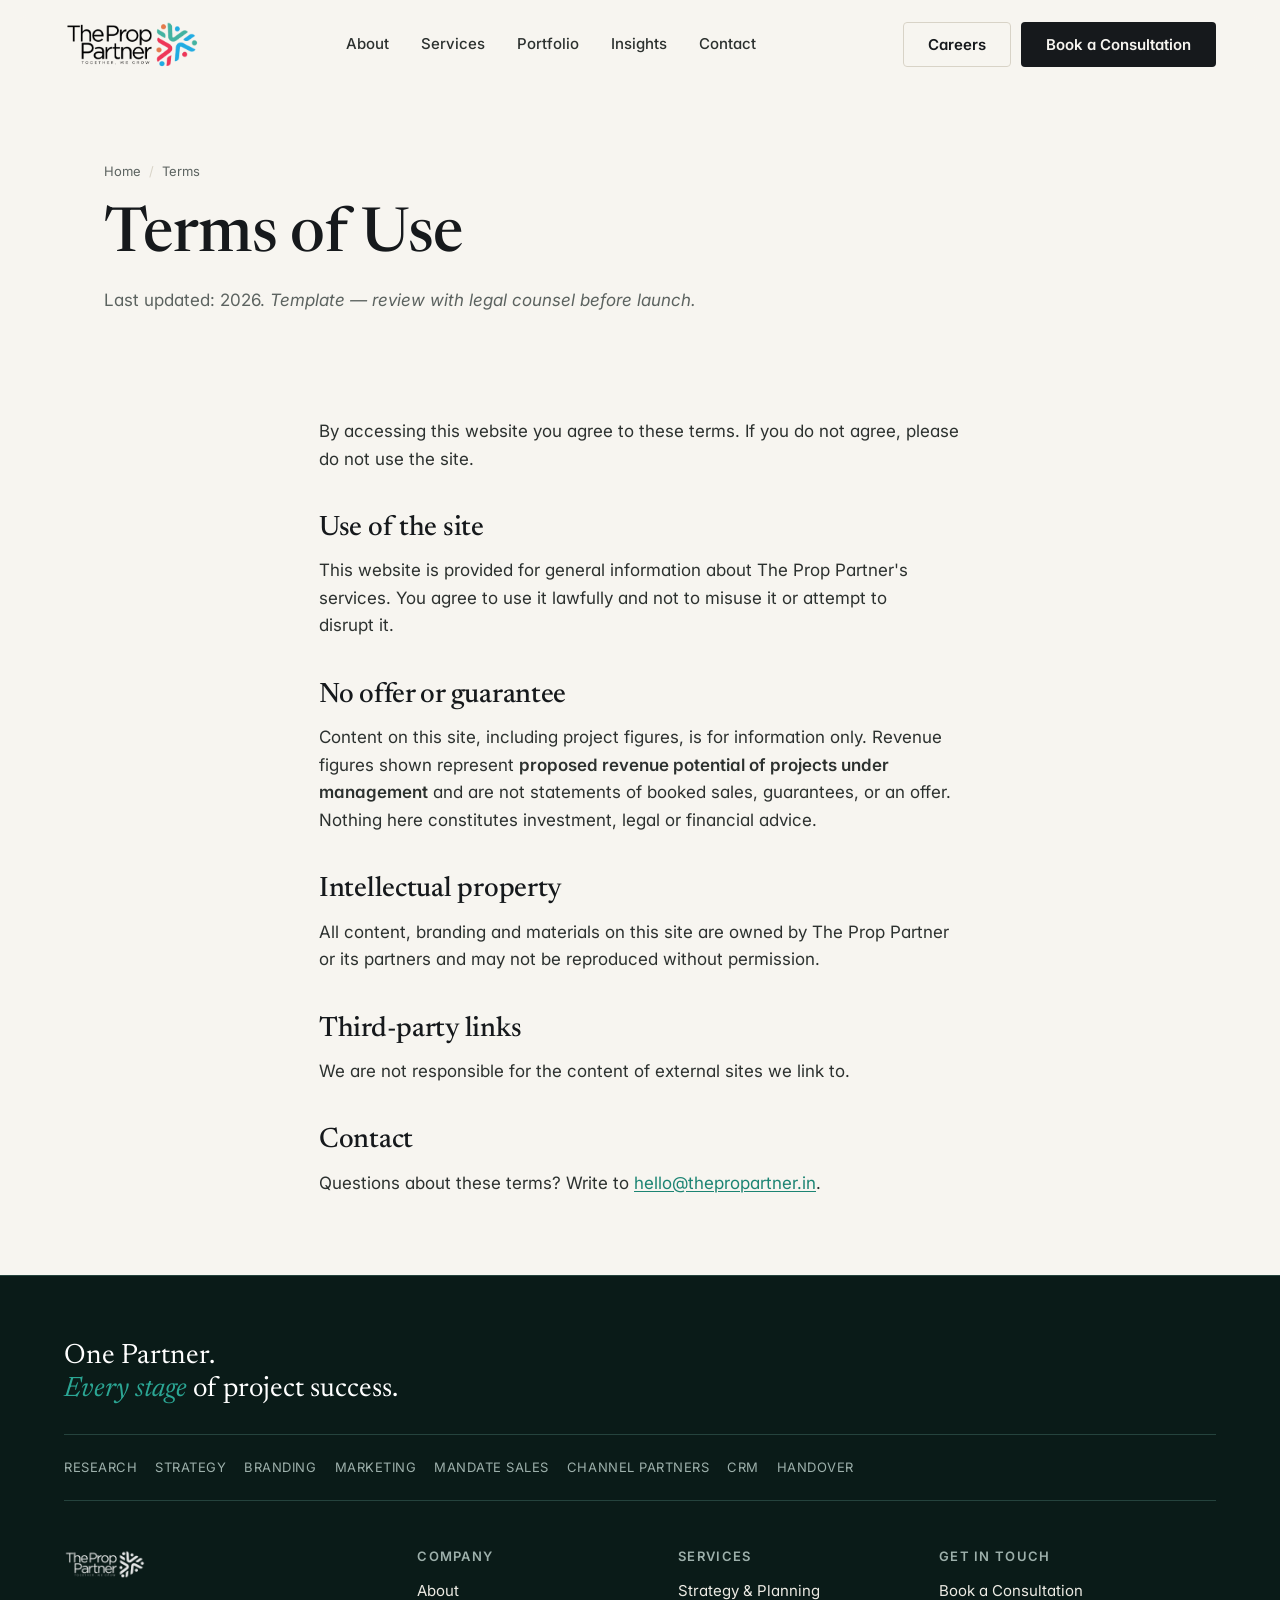
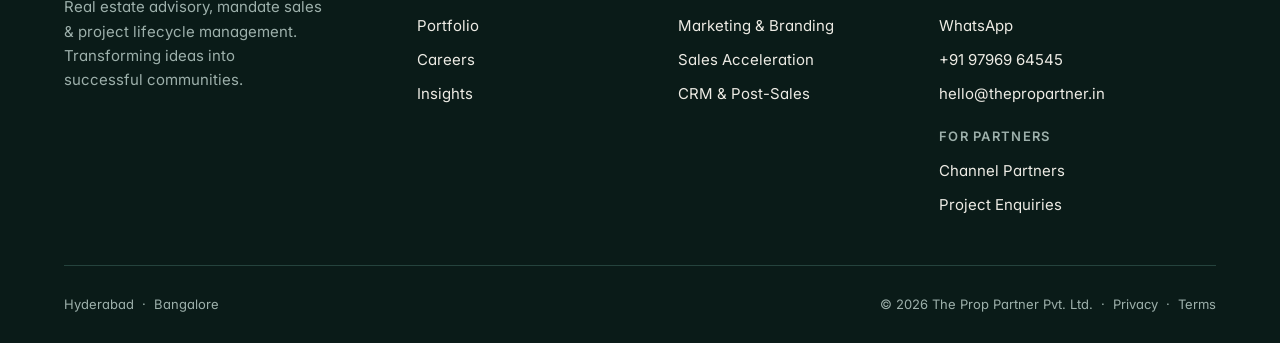
<file: terms.html>
<!doctype html>
<html lang="en">
<head>
  <meta charset="utf-8">
  <meta name="viewport" content="width=device-width, initial-scale=1">
  <script>
  /* Self-contained reveal-on-scroll. Lives in <head> so it can't be broken by
     any other script. Sets .js (so content is visible if JS is disabled),
     then reveals .reveal elements as they enter the viewport. */
  (function (d) {
    d.documentElement.classList.add('js');
    var reduce = window.matchMedia && window.matchMedia('(prefers-reduced-motion: reduce)').matches;
    function run() {
      var els = d.querySelectorAll('.reveal:not(.in)'), vh = window.innerHeight, i;
      for (i = 0; i < els.length; i++) {
        var r = els[i].getBoundingClientRect();
        if (r.top < vh * 0.9 && r.bottom > 0) els[i].classList.add('in');
      }
    }
    function start() {
      if (reduce) {
        var all = d.querySelectorAll('.reveal'), i;
        for (i = 0; i < all.length; i++) all[i].classList.add('in');
        return;
      }
      run();
      var ticking = false;
      window.addEventListener('scroll', function () {
        if (!ticking) { ticking = true; requestAnimationFrame(function () { run(); ticking = false; }); }
      }, { passive: true });
      window.addEventListener('resize', run, { passive: true });
      window.addEventListener('load', run);
    }
    if (d.readyState !== 'loading') start();
    else d.addEventListener('DOMContentLoaded', start);
  })(document);
  </script>
  <title>Terms of Use | The Prop Partner</title>
  <meta name="description" content="The terms governing your use of The Prop Partner website.">
  <link rel="canonical" href="https://www.thepropartner.in/terms.html">

  <!-- Open Graph / social (first impression in WhatsApp & pitch emails) -->
  <meta property="og:type" content="website">
  <meta property="og:site_name" content="The Prop Partner">
  <meta property="og:title" content="Terms of Use | The Prop Partner">
  <meta property="og:description" content="The terms governing your use of The Prop Partner website.">
  <meta property="og:image" content="https://www.thepropartner.in/assets/img/og-default.jpg">
  <meta property="og:url" content="https://www.thepropartner.in/terms.html">
  <meta name="twitter:card" content="summary_large_image">
  <meta name="twitter:title" content="Terms of Use | The Prop Partner">
  <meta name="twitter:description" content="The terms governing your use of The Prop Partner website.">
  <meta name="twitter:image" content="https://www.thepropartner.in/assets/img/og-default.jpg">
  <meta name="theme-color" content="#0E2522">

  <link rel="icon" href="/assets/img/favicon.svg" type="image/svg+xml">
  <link rel="preconnect" href="https://fonts.googleapis.com">
  <link rel="preconnect" href="https://fonts.gstatic.com" crossorigin>
  <link href="https://fonts.googleapis.com/css2?family=Inter:wght@400;500;600;700&family=Newsreader:ital,opsz,wght@0,6..72,400;0,6..72,500;0,6..72,600;1,6..72,400;1,6..72,500&display=swap" rel="stylesheet">
  <link rel="stylesheet" href="/assets/css/styles.css">
  <script type="application/ld+json">
{"@context":"https://schema.org","@type":"RealEstateAgent","name":"The Prop Partner",
"description":"Real estate advisory, mandate sales and project lifecycle management for developers across Hyderabad and Bangalore.",
"url":"https://www.thepropartner.in","areaServed":["Hyderabad","Bangalore"],
"slogan":"One Partner. Every Stage of Project Success.","email":"hello@thepropartner.in","telephone":"+91-97969-64545"}
</script>
</head>
<body data-page="">
  <div class="scroll-progress" aria-hidden="true"></div>
  <a href="#main" class="btn btn--primary" style="position:absolute;left:-9999px;top:8px;z-index:100" onfocus="this.style.left='8px'" onblur="this.style.left='-9999px'">Skip to content</a>
  <header class="site-header">
    <div class="container container--wide nav">
      <a href="/" class="brand" aria-label="The Prop Partner — home">
        <img src="/assets/img/logo-prop-partner.png" alt="The Prop Partner" width="170" height="44">
      </a>

      <nav class="nav__links" aria-label="Primary">
        <a class="nav__link" data-nav="about" href="/about.html">About</a>
        <span class="has-menu">
          <a class="nav__link" data-nav="services" href="/services.html">Services</a>
          <span class="menu" role="menu">
            <a href="/services/strategy-planning.html"><span class="m-title">Strategy &amp; Planning</span><span class="m-sub">Research · product · pricing</span></a>
            <a href="/services/marketing-branding.html"><span class="m-title">Marketing &amp; Branding</span><span class="m-sub">Identity · demand generation</span></a>
            <a href="/services/sales-acceleration.html"><span class="m-title">Sales Acceleration</span><span class="m-sub">Mandate sales · channel partners</span></a>
            <a href="/services/crm-post-sales.html"><span class="m-title">CRM &amp; Post-Sales</span><span class="m-sub">Customer journey · handover</span></a>
          </span>
        </span>
        <a class="nav__link" data-nav="portfolio" href="/portfolio.html">Portfolio</a>
        <a class="nav__link" data-nav="insights" href="/insights.html">Insights</a>
        <a class="nav__link" data-nav="contact" href="/contact.html">Contact</a>
      </nav>

      <div class="nav__cta">
        <a class="btn btn--ghost" href="/careers.html">Careers</a>
        <a class="btn btn--primary" href="/contact.html">Book a Consultation</a>
        <button class="nav__toggle" aria-label="Menu" aria-expanded="false" aria-controls="mobileNav"><span></span></button>
      </div>
    </div>
  </header>

  <div class="mobile-nav" id="mobileNav">
    <a href="/about.html">About</a>
    <details>
      <summary><a href="/services.html" style="border:0;padding:0">Services</a></summary>
      <div class="sub">
        <a href="/services/strategy-planning.html">Strategy &amp; Planning</a>
        <a href="/services/marketing-branding.html">Marketing &amp; Branding</a>
        <a href="/services/sales-acceleration.html">Sales Acceleration</a>
        <a href="/services/crm-post-sales.html">CRM &amp; Post-Sales</a>
      </div>
    </details>
    <a href="/portfolio.html">Portfolio</a>
    <a href="/insights.html">Insights</a>
    <a href="/careers.html">Careers</a>
    <a href="/contact.html">Contact</a>
    <a class="btn btn--primary" style="margin-top:24px;width:100%" href="/contact.html">Book a Consultation</a>
  </div>

  <main id="main">

  <section class="page-head">
    <div class="container">
      <nav class="crumbs"><a href="/">Home</a><span>/</span>Terms</nav>
      <h1 class="mt-3">Terms of Use</h1>
      <p class="muted mt-2">Last updated: <span data-year>2026</span>. <em>Template — review with legal counsel before launch.</em></p>
    </div>
  </section>

  <section class="section--tight">
    <div class="container prose">
      <p>By accessing this website you agree to these terms. If you do not agree, please do not use the site.</p>

      <h2>Use of the site</h2>
      <p>This website is provided for general information about The Prop Partner's services. You agree to use it lawfully and not to misuse it or attempt to disrupt it.</p>

      <h2>No offer or guarantee</h2>
      <p>Content on this site, including project figures, is for information only. Revenue figures shown represent <strong>proposed revenue potential of projects under management</strong> and are not statements of booked sales, guarantees, or an offer. Nothing here constitutes investment, legal or financial advice.</p>

      <h2>Intellectual property</h2>
      <p>All content, branding and materials on this site are owned by The Prop Partner or its partners and may not be reproduced without permission.</p>

      <h2>Third-party links</h2>
      <p>We are not responsible for the content of external sites we link to.</p>

      <h2>Contact</h2>
      <p>Questions about these terms? Write to <a href="mailto:hello@thepropartner.in">hello@thepropartner.in</a>.</p>
    </div>
  </section>
  </main>

  <footer class="site-footer">
    <div class="container container--wide">
      <p class="footer-motif">One Partner.<br><span class="accent">Every stage</span> of project success.</p>

      <nav class="footer-disc" aria-label="Disciplines">
        <a href="/services/strategy-planning.html">Research</a>
        <a href="/services/strategy-planning.html">Strategy</a>
        <a href="/services/marketing-branding.html">Branding</a>
        <a href="/services/marketing-branding.html">Marketing</a>
        <a href="/services/sales-acceleration.html">Mandate Sales</a>
        <a href="/services/sales-acceleration.html">Channel Partners</a>
        <a href="/services/crm-post-sales.html">CRM</a>
        <a href="/services/crm-post-sales.html">Handover</a>
      </nav>

      <div class="footer-cols">
        <div class="footer-brand">
          <img src="/assets/img/logo-prop-partner.png" alt="The Prop Partner">
          <p>Real estate advisory, mandate sales &amp; project lifecycle management. Transforming ideas into successful communities.</p>
        </div>
        <div>
          <h4>Company</h4>
          <ul>
            <li><a href="/about.html">About</a></li>
            <li><a href="/portfolio.html">Portfolio</a></li>
            <li><a href="/careers.html">Careers</a></li>
            <li><a href="/insights.html">Insights</a></li>
          </ul>
        </div>
        <div>
          <h4>Services</h4>
          <ul>
            <li><a href="/services/strategy-planning.html">Strategy &amp; Planning</a></li>
            <li><a href="/services/marketing-branding.html">Marketing &amp; Branding</a></li>
            <li><a href="/services/sales-acceleration.html">Sales Acceleration</a></li>
            <li><a href="/services/crm-post-sales.html">CRM &amp; Post-Sales</a></li>
          </ul>
        </div>
        <div>
          <h4>Get in Touch</h4>
          <ul>
            <li><a href="/contact.html">Book a Consultation</a></li>
            <li><a href="https://wa.me/919796964545">WhatsApp</a></li>
            <li><a href="tel:+919796964545">+91 97969 64545</a></li>
            <li><a href="mailto:hello@thepropartner.in">hello@thepropartner.in</a></li>
          </ul>
          <h4 style="margin-top:22px">For Partners</h4>
          <ul>
            <li><a href="/contact.html?type=channel-partner">Channel Partners</a></li>
            <li><a href="/contact.html?type=buyer">Project Enquiries</a></li>
          </ul>
        </div>
      </div>

      <div class="footer-bottom">
        <span>Hyderabad &nbsp;·&nbsp; Bangalore</span>
        <span>© <span data-year>2026</span> The Prop Partner Pvt. Ltd. &nbsp;·&nbsp; <a href="/privacy.html">Privacy</a> &nbsp;·&nbsp; <a href="/terms.html">Terms</a></span>
      </div>
    </div>
  </footer>

  <script src="/assets/js/main.js" defer></script>
</body>
</html>
</file>
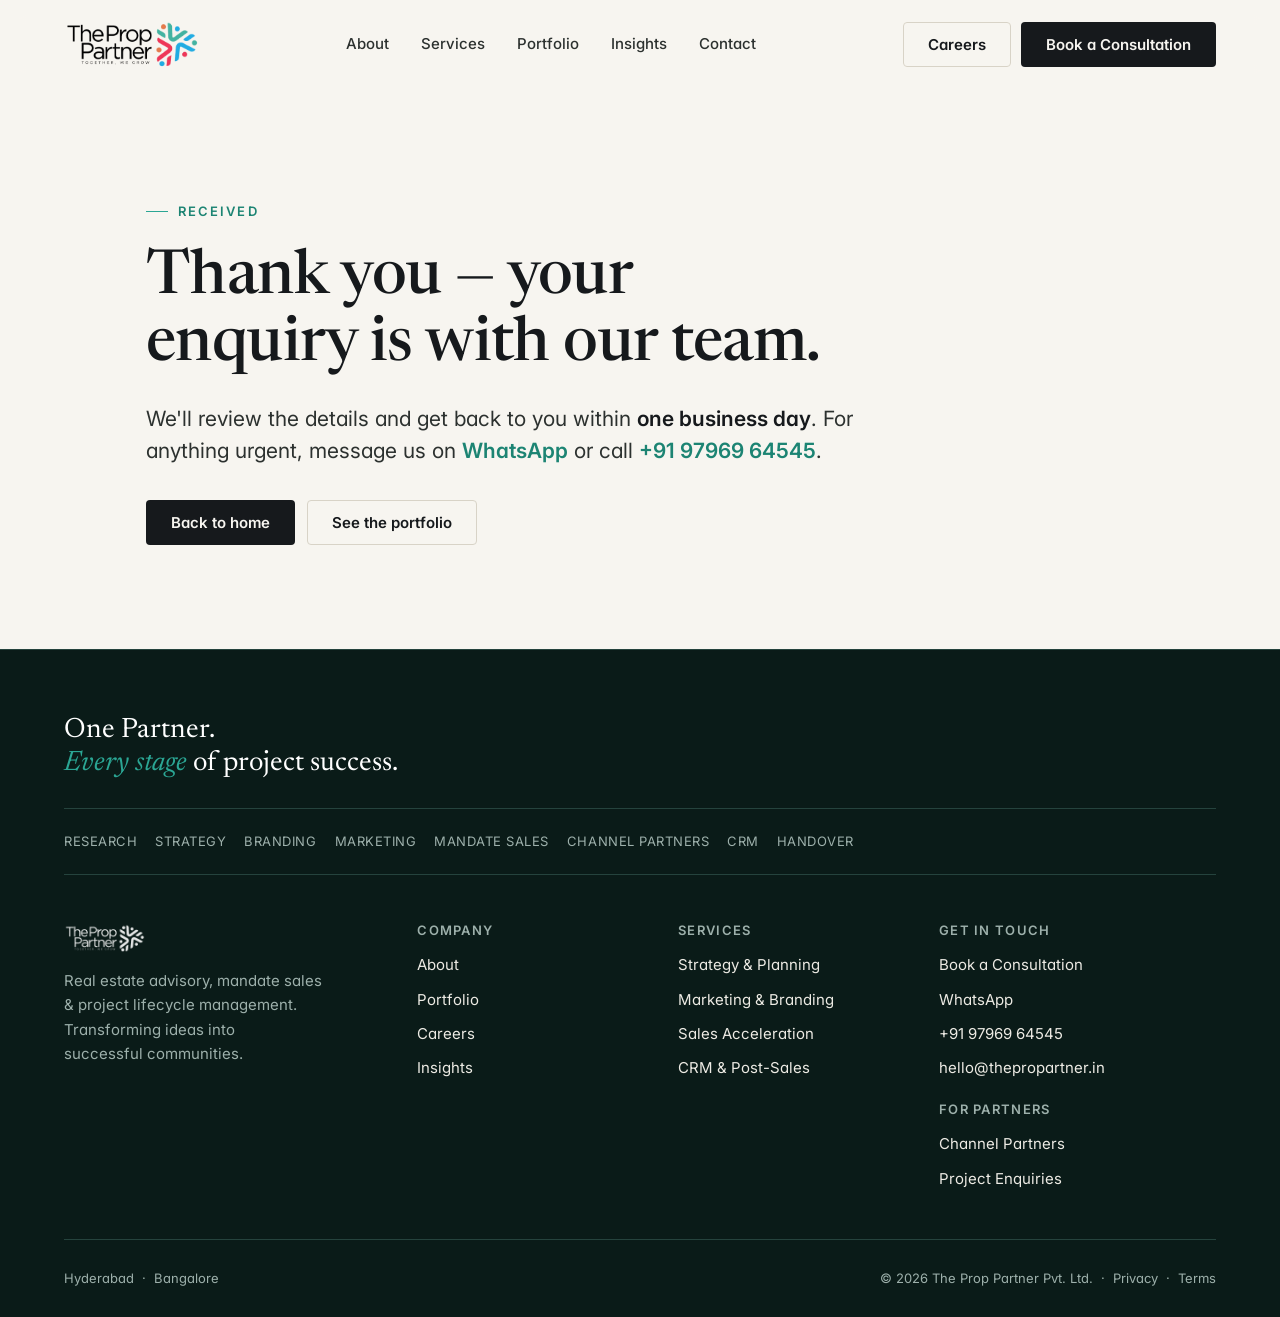
<file: thank-you.html>
<!doctype html>
<html lang="en">
<head>
  <meta charset="utf-8">
  <meta name="viewport" content="width=device-width, initial-scale=1">
  <script>
  /* Self-contained reveal-on-scroll. Lives in <head> so it can't be broken by
     any other script. Sets .js (so content is visible if JS is disabled),
     then reveals .reveal elements as they enter the viewport. */
  (function (d) {
    d.documentElement.classList.add('js');
    var reduce = window.matchMedia && window.matchMedia('(prefers-reduced-motion: reduce)').matches;
    function run() {
      var els = d.querySelectorAll('.reveal:not(.in)'), vh = window.innerHeight, i;
      for (i = 0; i < els.length; i++) {
        var r = els[i].getBoundingClientRect();
        if (r.top < vh * 0.9 && r.bottom > 0) els[i].classList.add('in');
      }
    }
    function start() {
      if (reduce) {
        var all = d.querySelectorAll('.reveal'), i;
        for (i = 0; i < all.length; i++) all[i].classList.add('in');
        return;
      }
      run();
      var ticking = false;
      window.addEventListener('scroll', function () {
        if (!ticking) { ticking = true; requestAnimationFrame(function () { run(); ticking = false; }); }
      }, { passive: true });
      window.addEventListener('resize', run, { passive: true });
      window.addEventListener('load', run);
    }
    if (d.readyState !== 'loading') start();
    else d.addEventListener('DOMContentLoaded', start);
  })(document);
  </script>
  <title>Thank you | The Prop Partner</title>
  <meta name="description" content="Your enquiry has been received. We&#x27;ll be in touch within one business day.">
  <link rel="canonical" href="https://www.thepropartner.in/thank-you.html">

  <!-- Open Graph / social (first impression in WhatsApp & pitch emails) -->
  <meta property="og:type" content="website">
  <meta property="og:site_name" content="The Prop Partner">
  <meta property="og:title" content="Thank you | The Prop Partner">
  <meta property="og:description" content="Your enquiry has been received. We&#x27;ll be in touch within one business day.">
  <meta property="og:image" content="https://www.thepropartner.in/assets/img/og-default.jpg">
  <meta property="og:url" content="https://www.thepropartner.in/thank-you.html">
  <meta name="twitter:card" content="summary_large_image">
  <meta name="twitter:title" content="Thank you | The Prop Partner">
  <meta name="twitter:description" content="Your enquiry has been received. We&#x27;ll be in touch within one business day.">
  <meta name="twitter:image" content="https://www.thepropartner.in/assets/img/og-default.jpg">
  <meta name="theme-color" content="#0E2522">

  <link rel="icon" href="/assets/img/favicon.svg" type="image/svg+xml">
  <link rel="preconnect" href="https://fonts.googleapis.com">
  <link rel="preconnect" href="https://fonts.gstatic.com" crossorigin>
  <link href="https://fonts.googleapis.com/css2?family=Inter:wght@400;500;600;700&family=Newsreader:ital,opsz,wght@0,6..72,400;0,6..72,500;0,6..72,600;1,6..72,400;1,6..72,500&display=swap" rel="stylesheet">
  <link rel="stylesheet" href="/assets/css/styles.css">
  <script type="application/ld+json">
{"@context":"https://schema.org","@type":"RealEstateAgent","name":"The Prop Partner",
"description":"Real estate advisory, mandate sales and project lifecycle management for developers across Hyderabad and Bangalore.",
"url":"https://www.thepropartner.in","areaServed":["Hyderabad","Bangalore"],
"slogan":"One Partner. Every Stage of Project Success.","email":"hello@thepropartner.in","telephone":"+91-97969-64545"}
</script>
</head>
<body data-page="">
  <div class="scroll-progress" aria-hidden="true"></div>
  <a href="#main" class="btn btn--primary" style="position:absolute;left:-9999px;top:8px;z-index:100" onfocus="this.style.left='8px'" onblur="this.style.left='-9999px'">Skip to content</a>
  <header class="site-header">
    <div class="container container--wide nav">
      <a href="/" class="brand" aria-label="The Prop Partner — home">
        <img src="/assets/img/logo-prop-partner.png" alt="The Prop Partner" width="170" height="44">
      </a>

      <nav class="nav__links" aria-label="Primary">
        <a class="nav__link" data-nav="about" href="/about.html">About</a>
        <span class="has-menu">
          <a class="nav__link" data-nav="services" href="/services.html">Services</a>
          <span class="menu" role="menu">
            <a href="/services/strategy-planning.html"><span class="m-title">Strategy &amp; Planning</span><span class="m-sub">Research · product · pricing</span></a>
            <a href="/services/marketing-branding.html"><span class="m-title">Marketing &amp; Branding</span><span class="m-sub">Identity · demand generation</span></a>
            <a href="/services/sales-acceleration.html"><span class="m-title">Sales Acceleration</span><span class="m-sub">Mandate sales · channel partners</span></a>
            <a href="/services/crm-post-sales.html"><span class="m-title">CRM &amp; Post-Sales</span><span class="m-sub">Customer journey · handover</span></a>
          </span>
        </span>
        <a class="nav__link" data-nav="portfolio" href="/portfolio.html">Portfolio</a>
        <a class="nav__link" data-nav="insights" href="/insights.html">Insights</a>
        <a class="nav__link" data-nav="contact" href="/contact.html">Contact</a>
      </nav>

      <div class="nav__cta">
        <a class="btn btn--ghost" href="/careers.html">Careers</a>
        <a class="btn btn--primary" href="/contact.html">Book a Consultation</a>
        <button class="nav__toggle" aria-label="Menu" aria-expanded="false" aria-controls="mobileNav"><span></span></button>
      </div>
    </div>
  </header>

  <div class="mobile-nav" id="mobileNav">
    <a href="/about.html">About</a>
    <details>
      <summary><a href="/services.html" style="border:0;padding:0">Services</a></summary>
      <div class="sub">
        <a href="/services/strategy-planning.html">Strategy &amp; Planning</a>
        <a href="/services/marketing-branding.html">Marketing &amp; Branding</a>
        <a href="/services/sales-acceleration.html">Sales Acceleration</a>
        <a href="/services/crm-post-sales.html">CRM &amp; Post-Sales</a>
      </div>
    </details>
    <a href="/portfolio.html">Portfolio</a>
    <a href="/insights.html">Insights</a>
    <a href="/careers.html">Careers</a>
    <a href="/contact.html">Contact</a>
    <a class="btn btn--primary" style="margin-top:24px;width:100%" href="/contact.html">Book a Consultation</a>
  </div>

  <main id="main">

  <section class="section" style="min-height:60vh;display:flex;align-items:center">
    <div class="container">
      <span class="eyebrow">Received</span>
      <h1 class="reveal mt-3" style="max-width:26ch">Thank you — your enquiry is with our team.</h1>
      <p class="lead reveal mt-3">We'll review the details and get back to you within <strong>one business day</strong>. For anything urgent, message us on <a class="tlink" style="display:inline" href="https://wa.me/919796964545">WhatsApp</a> or call <a class="tlink" style="display:inline" href="tel:+919796964545">+91 97969 64545</a>.</p>
      <div class="hero__cta">
        <a class="btn btn--primary" href="/">Back to home</a>
        <a class="btn btn--ghost" href="/portfolio.html">See the portfolio</a>
      </div>
    </div>
  </section>
  </main>

  <footer class="site-footer">
    <div class="container container--wide">
      <p class="footer-motif">One Partner.<br><span class="accent">Every stage</span> of project success.</p>

      <nav class="footer-disc" aria-label="Disciplines">
        <a href="/services/strategy-planning.html">Research</a>
        <a href="/services/strategy-planning.html">Strategy</a>
        <a href="/services/marketing-branding.html">Branding</a>
        <a href="/services/marketing-branding.html">Marketing</a>
        <a href="/services/sales-acceleration.html">Mandate Sales</a>
        <a href="/services/sales-acceleration.html">Channel Partners</a>
        <a href="/services/crm-post-sales.html">CRM</a>
        <a href="/services/crm-post-sales.html">Handover</a>
      </nav>

      <div class="footer-cols">
        <div class="footer-brand">
          <img src="/assets/img/logo-prop-partner.png" alt="The Prop Partner">
          <p>Real estate advisory, mandate sales &amp; project lifecycle management. Transforming ideas into successful communities.</p>
        </div>
        <div>
          <h4>Company</h4>
          <ul>
            <li><a href="/about.html">About</a></li>
            <li><a href="/portfolio.html">Portfolio</a></li>
            <li><a href="/careers.html">Careers</a></li>
            <li><a href="/insights.html">Insights</a></li>
          </ul>
        </div>
        <div>
          <h4>Services</h4>
          <ul>
            <li><a href="/services/strategy-planning.html">Strategy &amp; Planning</a></li>
            <li><a href="/services/marketing-branding.html">Marketing &amp; Branding</a></li>
            <li><a href="/services/sales-acceleration.html">Sales Acceleration</a></li>
            <li><a href="/services/crm-post-sales.html">CRM &amp; Post-Sales</a></li>
          </ul>
        </div>
        <div>
          <h4>Get in Touch</h4>
          <ul>
            <li><a href="/contact.html">Book a Consultation</a></li>
            <li><a href="https://wa.me/919796964545">WhatsApp</a></li>
            <li><a href="tel:+919796964545">+91 97969 64545</a></li>
            <li><a href="mailto:hello@thepropartner.in">hello@thepropartner.in</a></li>
          </ul>
          <h4 style="margin-top:22px">For Partners</h4>
          <ul>
            <li><a href="/contact.html?type=channel-partner">Channel Partners</a></li>
            <li><a href="/contact.html?type=buyer">Project Enquiries</a></li>
          </ul>
        </div>
      </div>

      <div class="footer-bottom">
        <span>Hyderabad &nbsp;·&nbsp; Bangalore</span>
        <span>© <span data-year>2026</span> The Prop Partner Pvt. Ltd. &nbsp;·&nbsp; <a href="/privacy.html">Privacy</a> &nbsp;·&nbsp; <a href="/terms.html">Terms</a></span>
      </div>
    </div>
  </footer>

  <script src="/assets/js/main.js" defer></script>
</body>
</html>
</file>
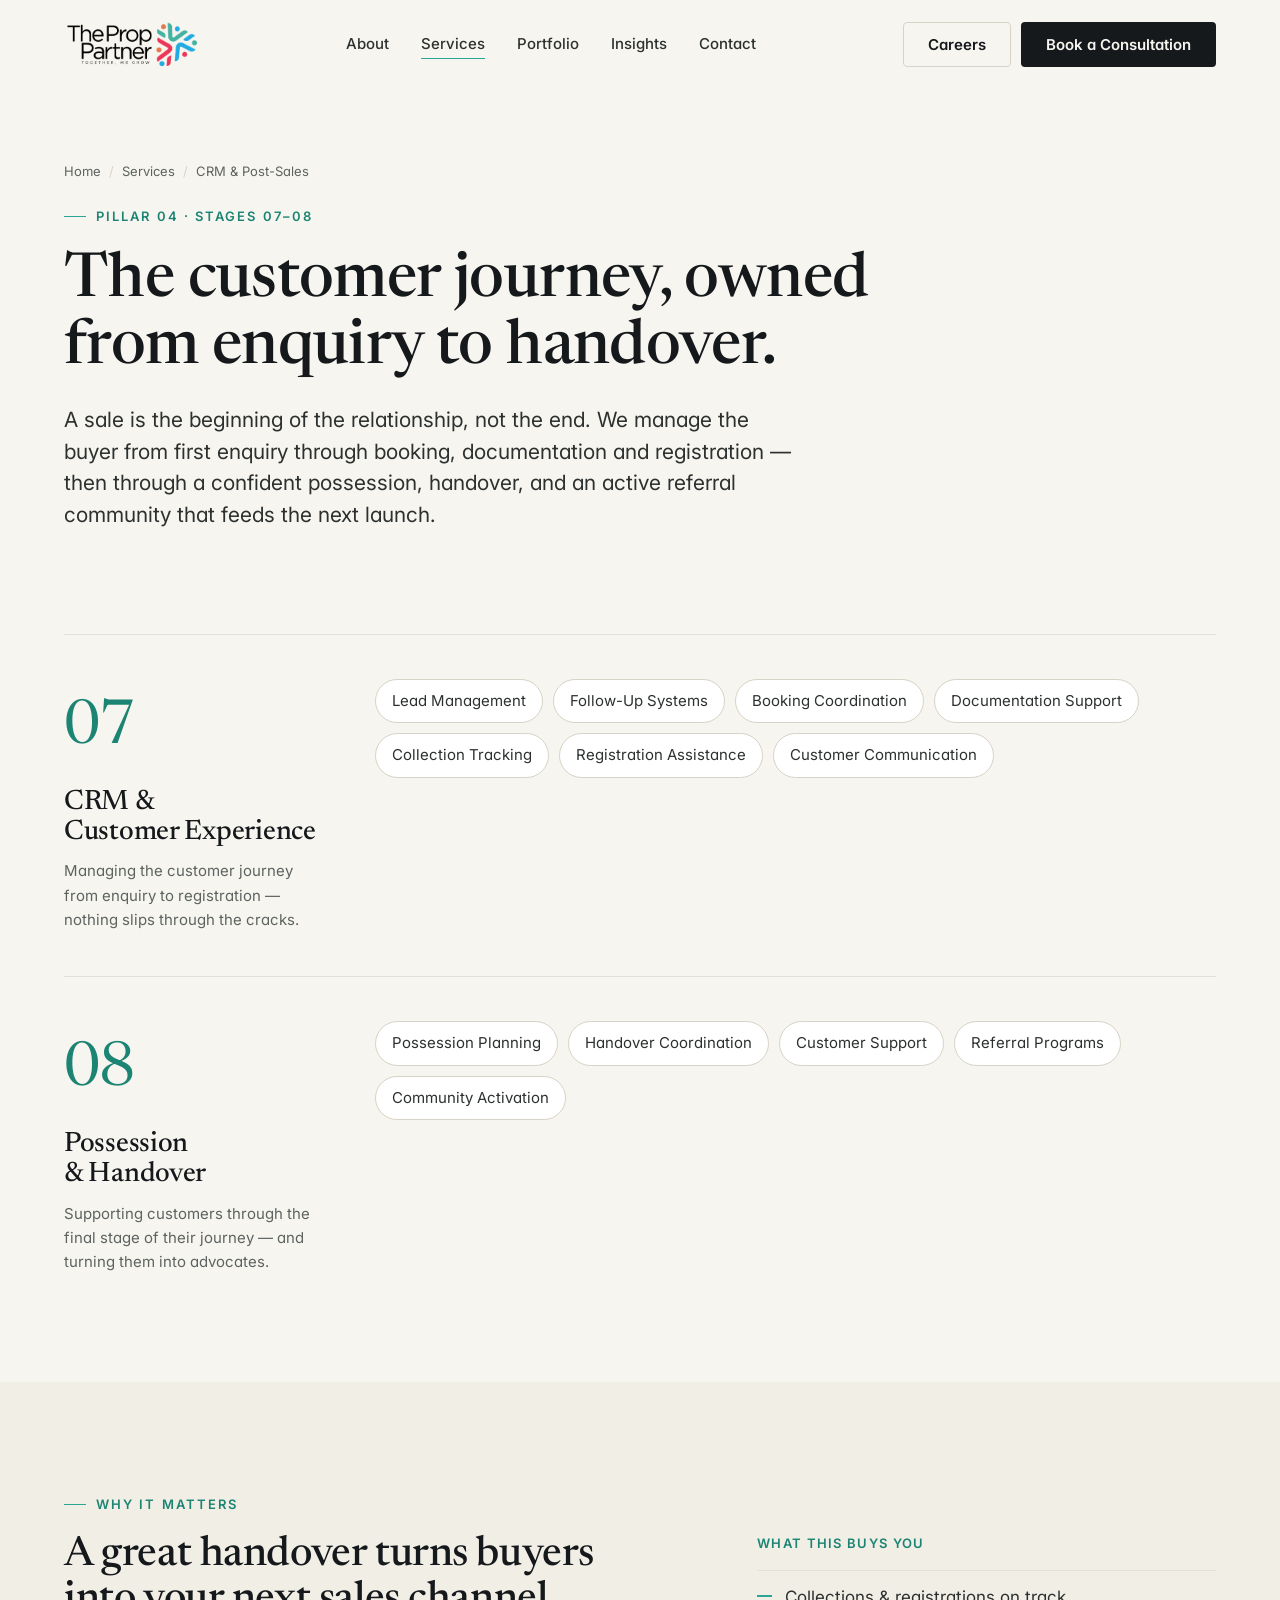
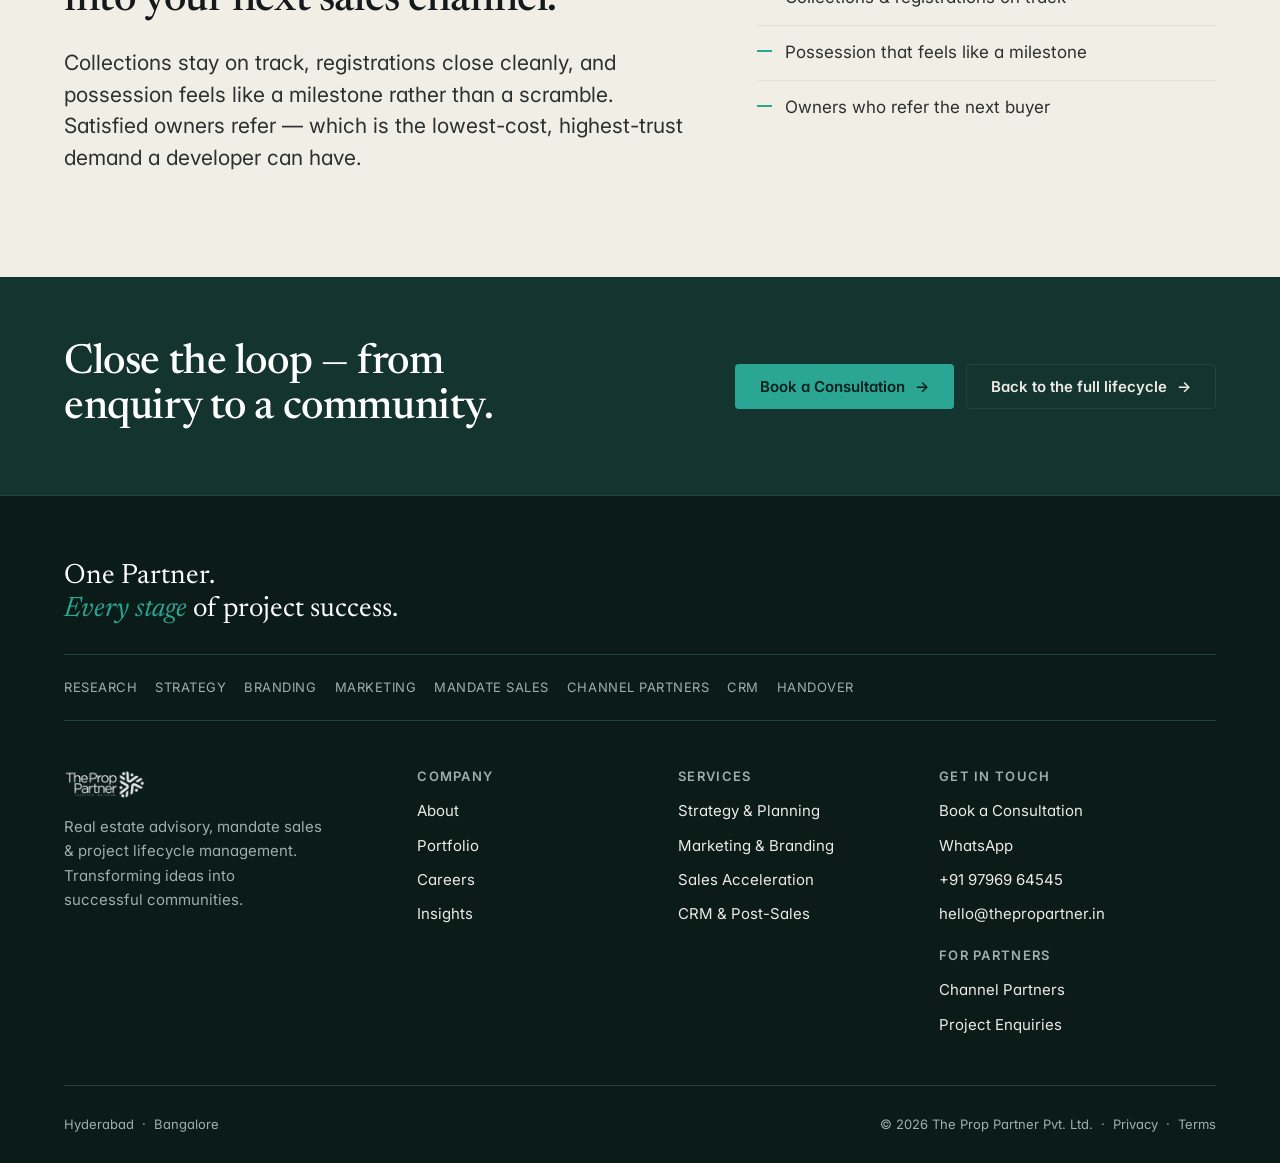
<file: services/crm-post-sales.html>
<!doctype html>
<html lang="en">
<head>
  <meta charset="utf-8">
  <meta name="viewport" content="width=device-width, initial-scale=1">
  <script>
  /* Self-contained reveal-on-scroll. Lives in <head> so it can't be broken by
     any other script. Sets .js (so content is visible if JS is disabled),
     then reveals .reveal elements as they enter the viewport. */
  (function (d) {
    d.documentElement.classList.add('js');
    var reduce = window.matchMedia && window.matchMedia('(prefers-reduced-motion: reduce)').matches;
    function run() {
      var els = d.querySelectorAll('.reveal:not(.in)'), vh = window.innerHeight, i;
      for (i = 0; i < els.length; i++) {
        var r = els[i].getBoundingClientRect();
        if (r.top < vh * 0.9 && r.bottom > 0) els[i].classList.add('in');
      }
    }
    function start() {
      if (reduce) {
        var all = d.querySelectorAll('.reveal'), i;
        for (i = 0; i < all.length; i++) all[i].classList.add('in');
        return;
      }
      run();
      var ticking = false;
      window.addEventListener('scroll', function () {
        if (!ticking) { ticking = true; requestAnimationFrame(function () { run(); ticking = false; }); }
      }, { passive: true });
      window.addEventListener('resize', run, { passive: true });
      window.addEventListener('load', run);
    }
    if (d.readyState !== 'loading') start();
    else d.addEventListener('DOMContentLoaded', start);
  })(document);
  </script>
  <title>CRM &amp; Post-Sales — From Enquiry to Handover | The Prop Partner</title>
  <meta name="description" content="Lead management, booking coordination, documentation, collections, registration, possession planning, handover and referral programs — the customer journey owned to the end. Stages 07–08.">
  <link rel="canonical" href="https://www.thepropartner.in/services/crm-post-sales.html">

  <!-- Open Graph / social (first impression in WhatsApp & pitch emails) -->
  <meta property="og:type" content="website">
  <meta property="og:site_name" content="The Prop Partner">
  <meta property="og:title" content="CRM &amp; Post-Sales — From Enquiry to Handover | The Prop Partner">
  <meta property="og:description" content="Lead management, booking coordination, documentation, collections, registration, possession planning, handover and referral programs — the customer journey owned to the end. Stages 07–08.">
  <meta property="og:image" content="https://www.thepropartner.in/assets/img/og-default.jpg">
  <meta property="og:url" content="https://www.thepropartner.in/services/crm-post-sales.html">
  <meta name="twitter:card" content="summary_large_image">
  <meta name="twitter:title" content="CRM &amp; Post-Sales — From Enquiry to Handover | The Prop Partner">
  <meta name="twitter:description" content="Lead management, booking coordination, documentation, collections, registration, possession planning, handover and referral programs — the customer journey owned to the end. Stages 07–08.">
  <meta name="twitter:image" content="https://www.thepropartner.in/assets/img/og-default.jpg">
  <meta name="theme-color" content="#0E2522">

  <link rel="icon" href="/assets/img/favicon.svg" type="image/svg+xml">
  <link rel="preconnect" href="https://fonts.googleapis.com">
  <link rel="preconnect" href="https://fonts.gstatic.com" crossorigin>
  <link href="https://fonts.googleapis.com/css2?family=Inter:wght@400;500;600;700&family=Newsreader:ital,opsz,wght@0,6..72,400;0,6..72,500;0,6..72,600;1,6..72,400;1,6..72,500&display=swap" rel="stylesheet">
  <link rel="stylesheet" href="/assets/css/styles.css">
  <script type="application/ld+json">
{"@context":"https://schema.org","@type":"RealEstateAgent","name":"The Prop Partner",
"description":"Real estate advisory, mandate sales and project lifecycle management for developers across Hyderabad and Bangalore.",
"url":"https://www.thepropartner.in","areaServed":["Hyderabad","Bangalore"],
"slogan":"One Partner. Every Stage of Project Success.","email":"hello@thepropartner.in","telephone":"+91-97969-64545"}
</script>
</head>
<body data-page="services">
  <div class="scroll-progress" aria-hidden="true"></div>
  <a href="#main" class="btn btn--primary" style="position:absolute;left:-9999px;top:8px;z-index:100" onfocus="this.style.left='8px'" onblur="this.style.left='-9999px'">Skip to content</a>
  <header class="site-header">
    <div class="container container--wide nav">
      <a href="/" class="brand" aria-label="The Prop Partner — home">
        <img src="/assets/img/logo-prop-partner.png" alt="The Prop Partner" width="170" height="44">
      </a>

      <nav class="nav__links" aria-label="Primary">
        <a class="nav__link" data-nav="about" href="/about.html">About</a>
        <span class="has-menu">
          <a class="nav__link" data-nav="services" href="/services.html">Services</a>
          <span class="menu" role="menu">
            <a href="/services/strategy-planning.html"><span class="m-title">Strategy &amp; Planning</span><span class="m-sub">Research · product · pricing</span></a>
            <a href="/services/marketing-branding.html"><span class="m-title">Marketing &amp; Branding</span><span class="m-sub">Identity · demand generation</span></a>
            <a href="/services/sales-acceleration.html"><span class="m-title">Sales Acceleration</span><span class="m-sub">Mandate sales · channel partners</span></a>
            <a href="/services/crm-post-sales.html"><span class="m-title">CRM &amp; Post-Sales</span><span class="m-sub">Customer journey · handover</span></a>
          </span>
        </span>
        <a class="nav__link" data-nav="portfolio" href="/portfolio.html">Portfolio</a>
        <a class="nav__link" data-nav="insights" href="/insights.html">Insights</a>
        <a class="nav__link" data-nav="contact" href="/contact.html">Contact</a>
      </nav>

      <div class="nav__cta">
        <a class="btn btn--ghost" href="/careers.html">Careers</a>
        <a class="btn btn--primary" href="/contact.html">Book a Consultation</a>
        <button class="nav__toggle" aria-label="Menu" aria-expanded="false" aria-controls="mobileNav"><span></span></button>
      </div>
    </div>
  </header>

  <div class="mobile-nav" id="mobileNav">
    <a href="/about.html">About</a>
    <details>
      <summary><a href="/services.html" style="border:0;padding:0">Services</a></summary>
      <div class="sub">
        <a href="/services/strategy-planning.html">Strategy &amp; Planning</a>
        <a href="/services/marketing-branding.html">Marketing &amp; Branding</a>
        <a href="/services/sales-acceleration.html">Sales Acceleration</a>
        <a href="/services/crm-post-sales.html">CRM &amp; Post-Sales</a>
      </div>
    </details>
    <a href="/portfolio.html">Portfolio</a>
    <a href="/insights.html">Insights</a>
    <a href="/careers.html">Careers</a>
    <a href="/contact.html">Contact</a>
    <a class="btn btn--primary" style="margin-top:24px;width:100%" href="/contact.html">Book a Consultation</a>
  </div>

  <main id="main">

  <section class="page-head">
    <div class="container container--wide">
      <nav class="crumbs"><a href="/">Home</a><span>/</span><a href="/services.html">Services</a><span>/</span>CRM &amp; Post-Sales</nav>
      <span class="eyebrow mt-3" style="display:inline-flex">Pillar 04 · Stages 07–08</span>
      <h1 class="reveal">The customer journey, owned from enquiry to handover.</h1>
      <p class="lead reveal mt-3">A sale is the beginning of the relationship, not the end. We manage the buyer from first enquiry through booking, documentation and registration — then through a confident possession, handover, and an active referral community that feeds the next launch.</p>
    </div>
  </section>

  <section class="section--tight">
    <div class="container container--wide">
      <div class="stage-mod reveal">
        <div class="stage-mod__head">
          <span class="num">07</span>
          <h3>CRM &amp; Customer Experience</h3>
          <p>Managing the customer journey from enquiry to registration — nothing slips through the cracks.</p>
        </div>
        <div class="chips">
          <span class="chip">Lead Management</span><span class="chip">Follow-Up Systems</span><span class="chip">Booking Coordination</span><span class="chip">Documentation Support</span><span class="chip">Collection Tracking</span><span class="chip">Registration Assistance</span><span class="chip">Customer Communication</span>
        </div>
      </div>
      <div class="stage-mod reveal">
        <div class="stage-mod__head">
          <span class="num">08</span>
          <h3>Possession &amp; Handover</h3>
          <p>Supporting customers through the final stage of their journey — and turning them into advocates.</p>
        </div>
        <div class="chips">
          <span class="chip">Possession Planning</span><span class="chip">Handover Coordination</span><span class="chip">Customer Support</span><span class="chip">Referral Programs</span><span class="chip">Community Activation</span>
        </div>
      </div>
    </div>
  </section>

  <section class="section panel">
    <div class="container container--wide split">
      <div class="split__label"><span class="eyebrow">Why it matters</span></div>
      <div class="duo">
        <div>
          <h2 class="reveal" style="max-width:36ch">A great handover turns buyers into your next sales channel.</h2>
          <p class="lead reveal mt-3">Collections stay on track, registrations close cleanly, and possession feels like a milestone rather than a scramble. Satisfied owners refer — which is the lowest-cost, highest-trust demand a developer can have.</p>
        </div>
        <aside class="proofs reveal" data-d="1">
          <span class="proofs__k">What this buys you</span>
          <ul>
            <li>Collections &amp; registrations on track</li>
            <li>Possession that feels like a milestone</li>
            <li>Owners who refer the next buyer</li>
          </ul>
        </aside>
      </div>
    </div>
  </section>

  <section class="cta-band">
    <div class="container container--wide cta-band__inner">
      <div><h2>Close the loop — from enquiry to a community.</h2></div>
      <div style="display:flex;gap:12px;flex-wrap:wrap">
        <a class="btn btn--on-dark" href="/contact.html">Book a Consultation <span class="arr">→</span></a>
        <a class="btn btn--ghost-dark" href="/services.html">Back to the full lifecycle <span class="arr">→</span></a>
      </div>
    </div>
  </section>
  </main>

  <footer class="site-footer">
    <div class="container container--wide">
      <p class="footer-motif">One Partner.<br><span class="accent">Every stage</span> of project success.</p>

      <nav class="footer-disc" aria-label="Disciplines">
        <a href="/services/strategy-planning.html">Research</a>
        <a href="/services/strategy-planning.html">Strategy</a>
        <a href="/services/marketing-branding.html">Branding</a>
        <a href="/services/marketing-branding.html">Marketing</a>
        <a href="/services/sales-acceleration.html">Mandate Sales</a>
        <a href="/services/sales-acceleration.html">Channel Partners</a>
        <a href="/services/crm-post-sales.html">CRM</a>
        <a href="/services/crm-post-sales.html">Handover</a>
      </nav>

      <div class="footer-cols">
        <div class="footer-brand">
          <img src="/assets/img/logo-prop-partner.png" alt="The Prop Partner">
          <p>Real estate advisory, mandate sales &amp; project lifecycle management. Transforming ideas into successful communities.</p>
        </div>
        <div>
          <h4>Company</h4>
          <ul>
            <li><a href="/about.html">About</a></li>
            <li><a href="/portfolio.html">Portfolio</a></li>
            <li><a href="/careers.html">Careers</a></li>
            <li><a href="/insights.html">Insights</a></li>
          </ul>
        </div>
        <div>
          <h4>Services</h4>
          <ul>
            <li><a href="/services/strategy-planning.html">Strategy &amp; Planning</a></li>
            <li><a href="/services/marketing-branding.html">Marketing &amp; Branding</a></li>
            <li><a href="/services/sales-acceleration.html">Sales Acceleration</a></li>
            <li><a href="/services/crm-post-sales.html">CRM &amp; Post-Sales</a></li>
          </ul>
        </div>
        <div>
          <h4>Get in Touch</h4>
          <ul>
            <li><a href="/contact.html">Book a Consultation</a></li>
            <li><a href="https://wa.me/919796964545">WhatsApp</a></li>
            <li><a href="tel:+919796964545">+91 97969 64545</a></li>
            <li><a href="mailto:hello@thepropartner.in">hello@thepropartner.in</a></li>
          </ul>
          <h4 style="margin-top:22px">For Partners</h4>
          <ul>
            <li><a href="/contact.html?type=channel-partner">Channel Partners</a></li>
            <li><a href="/contact.html?type=buyer">Project Enquiries</a></li>
          </ul>
        </div>
      </div>

      <div class="footer-bottom">
        <span>Hyderabad &nbsp;·&nbsp; Bangalore</span>
        <span>© <span data-year>2026</span> The Prop Partner Pvt. Ltd. &nbsp;·&nbsp; <a href="/privacy.html">Privacy</a> &nbsp;·&nbsp; <a href="/terms.html">Terms</a></span>
      </div>
    </div>
  </footer>

  <script src="/assets/js/main.js" defer></script>
</body>
</html>
</file>
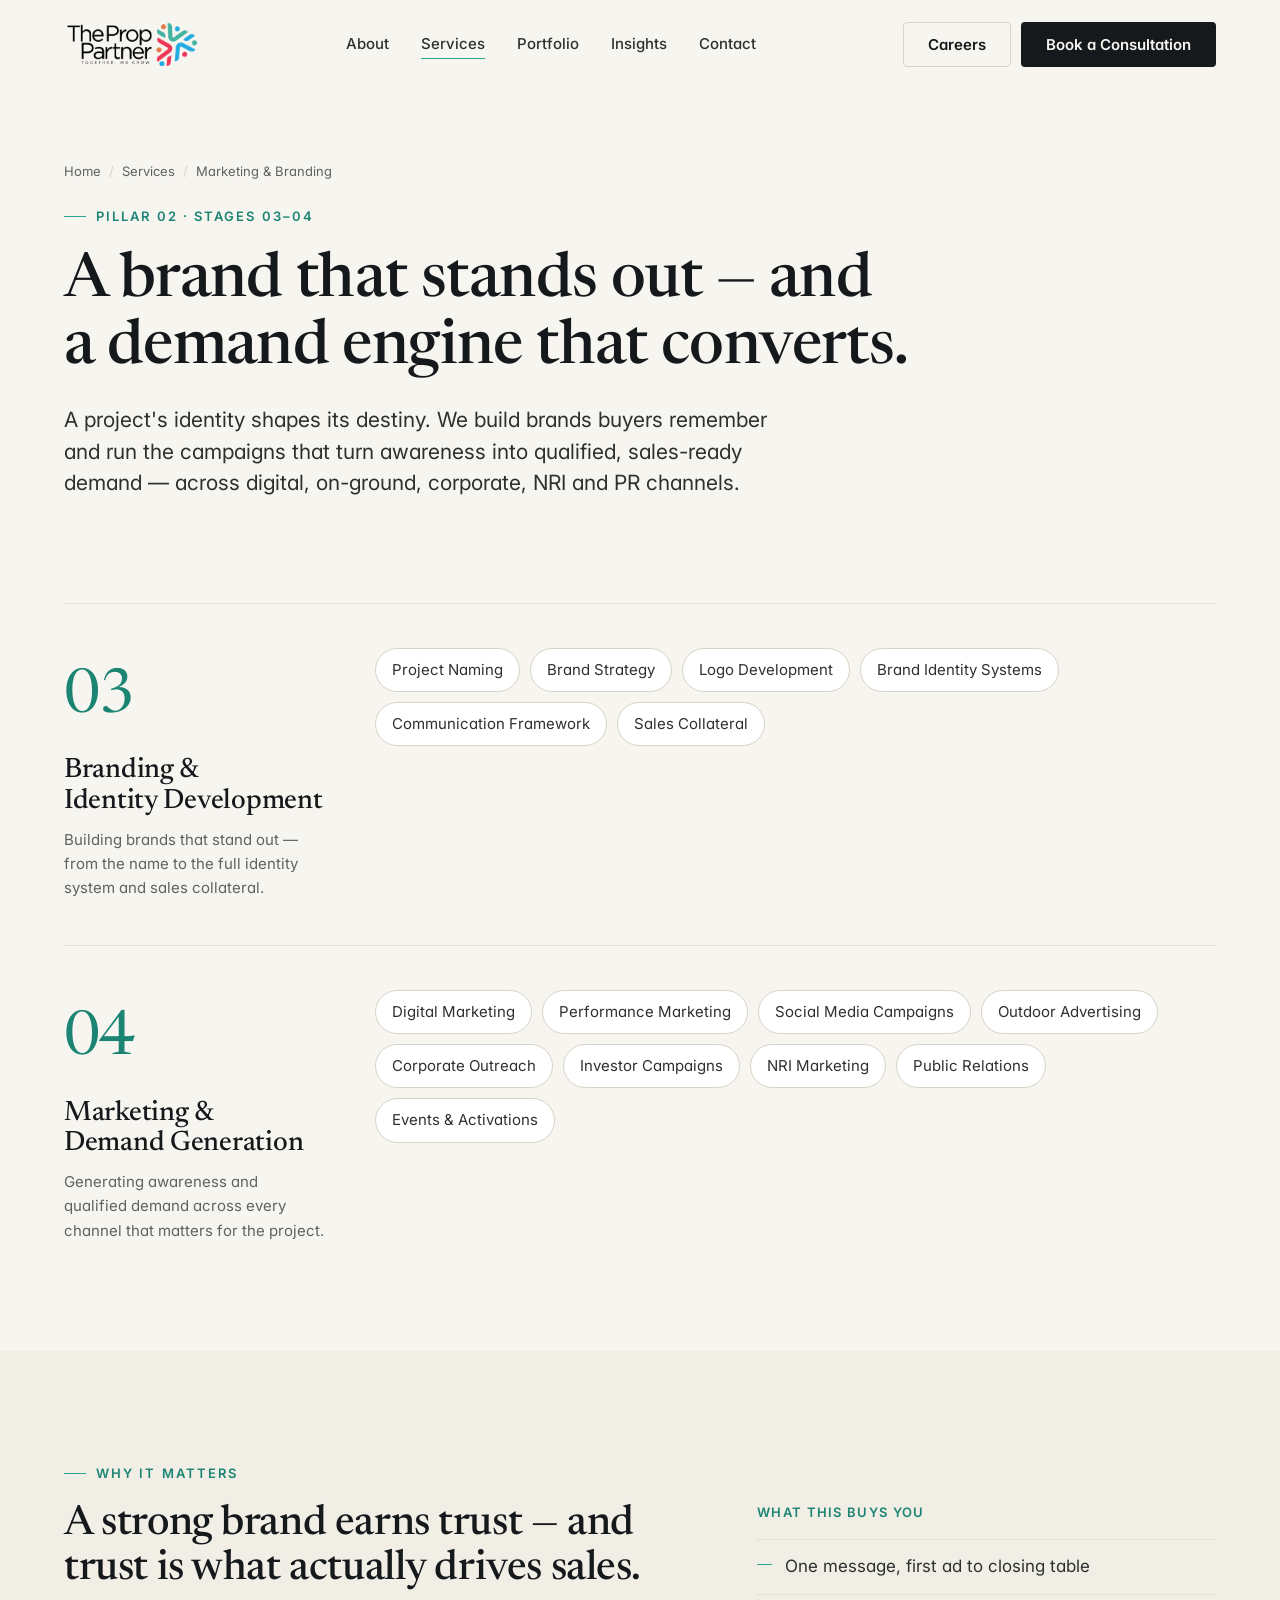
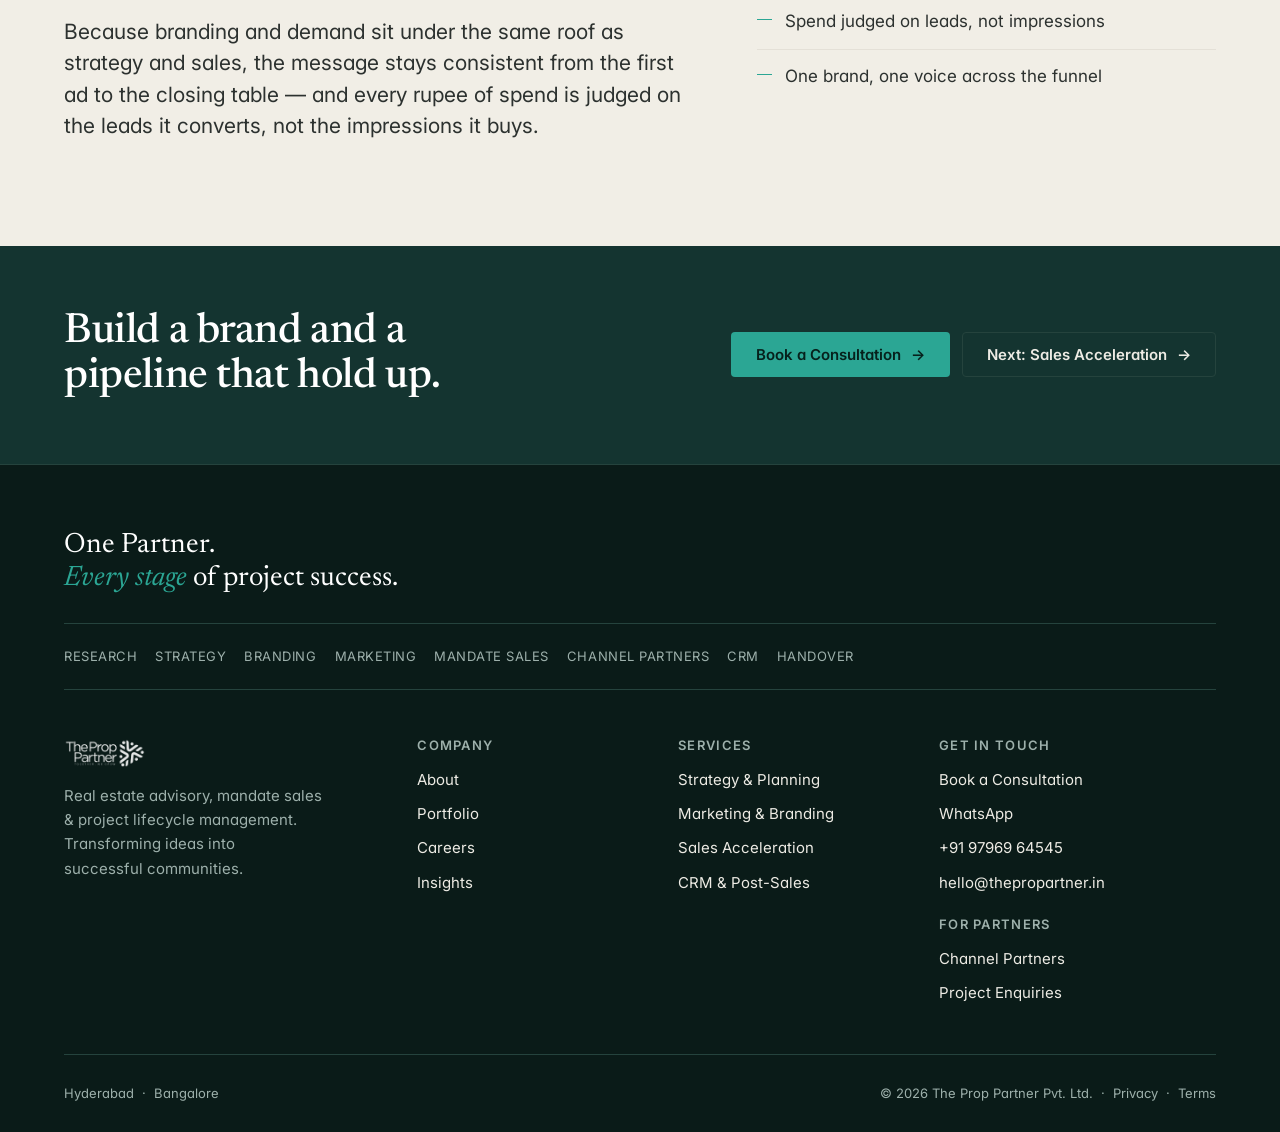
<file: services/marketing-branding.html>
<!doctype html>
<html lang="en">
<head>
  <meta charset="utf-8">
  <meta name="viewport" content="width=device-width, initial-scale=1">
  <script>
  /* Self-contained reveal-on-scroll. Lives in <head> so it can't be broken by
     any other script. Sets .js (so content is visible if JS is disabled),
     then reveals .reveal elements as they enter the viewport. */
  (function (d) {
    d.documentElement.classList.add('js');
    var reduce = window.matchMedia && window.matchMedia('(prefers-reduced-motion: reduce)').matches;
    function run() {
      var els = d.querySelectorAll('.reveal:not(.in)'), vh = window.innerHeight, i;
      for (i = 0; i < els.length; i++) {
        var r = els[i].getBoundingClientRect();
        if (r.top < vh * 0.9 && r.bottom > 0) els[i].classList.add('in');
      }
    }
    function start() {
      if (reduce) {
        var all = d.querySelectorAll('.reveal'), i;
        for (i = 0; i < all.length; i++) all[i].classList.add('in');
        return;
      }
      run();
      var ticking = false;
      window.addEventListener('scroll', function () {
        if (!ticking) { ticking = true; requestAnimationFrame(function () { run(); ticking = false; }); }
      }, { passive: true });
      window.addEventListener('resize', run, { passive: true });
      window.addEventListener('load', run);
    }
    if (d.readyState !== 'loading') start();
    else d.addEventListener('DOMContentLoaded', start);
  })(document);
  </script>
  <title>Marketing &amp; Branding — Build Demand That Converts | The Prop Partner</title>
  <meta name="description" content="Project naming, brand identity, sales collateral, performance and digital marketing, NRI campaigns, PR and events — branding and demand generation for real estate developers. Stages 03–04.">
  <link rel="canonical" href="https://www.thepropartner.in/services/marketing-branding.html">

  <!-- Open Graph / social (first impression in WhatsApp & pitch emails) -->
  <meta property="og:type" content="website">
  <meta property="og:site_name" content="The Prop Partner">
  <meta property="og:title" content="Marketing &amp; Branding — Build Demand That Converts | The Prop Partner">
  <meta property="og:description" content="Project naming, brand identity, sales collateral, performance and digital marketing, NRI campaigns, PR and events — branding and demand generation for real estate developers. Stages 03–04.">
  <meta property="og:image" content="https://www.thepropartner.in/assets/img/og-default.jpg">
  <meta property="og:url" content="https://www.thepropartner.in/services/marketing-branding.html">
  <meta name="twitter:card" content="summary_large_image">
  <meta name="twitter:title" content="Marketing &amp; Branding — Build Demand That Converts | The Prop Partner">
  <meta name="twitter:description" content="Project naming, brand identity, sales collateral, performance and digital marketing, NRI campaigns, PR and events — branding and demand generation for real estate developers. Stages 03–04.">
  <meta name="twitter:image" content="https://www.thepropartner.in/assets/img/og-default.jpg">
  <meta name="theme-color" content="#0E2522">

  <link rel="icon" href="/assets/img/favicon.svg" type="image/svg+xml">
  <link rel="preconnect" href="https://fonts.googleapis.com">
  <link rel="preconnect" href="https://fonts.gstatic.com" crossorigin>
  <link href="https://fonts.googleapis.com/css2?family=Inter:wght@400;500;600;700&family=Newsreader:ital,opsz,wght@0,6..72,400;0,6..72,500;0,6..72,600;1,6..72,400;1,6..72,500&display=swap" rel="stylesheet">
  <link rel="stylesheet" href="/assets/css/styles.css">
  <script type="application/ld+json">
{"@context":"https://schema.org","@type":"RealEstateAgent","name":"The Prop Partner",
"description":"Real estate advisory, mandate sales and project lifecycle management for developers across Hyderabad and Bangalore.",
"url":"https://www.thepropartner.in","areaServed":["Hyderabad","Bangalore"],
"slogan":"One Partner. Every Stage of Project Success.","email":"hello@thepropartner.in","telephone":"+91-97969-64545"}
</script>
</head>
<body data-page="services">
  <div class="scroll-progress" aria-hidden="true"></div>
  <a href="#main" class="btn btn--primary" style="position:absolute;left:-9999px;top:8px;z-index:100" onfocus="this.style.left='8px'" onblur="this.style.left='-9999px'">Skip to content</a>
  <header class="site-header">
    <div class="container container--wide nav">
      <a href="/" class="brand" aria-label="The Prop Partner — home">
        <img src="/assets/img/logo-prop-partner.png" alt="The Prop Partner" width="170" height="44">
      </a>

      <nav class="nav__links" aria-label="Primary">
        <a class="nav__link" data-nav="about" href="/about.html">About</a>
        <span class="has-menu">
          <a class="nav__link" data-nav="services" href="/services.html">Services</a>
          <span class="menu" role="menu">
            <a href="/services/strategy-planning.html"><span class="m-title">Strategy &amp; Planning</span><span class="m-sub">Research · product · pricing</span></a>
            <a href="/services/marketing-branding.html"><span class="m-title">Marketing &amp; Branding</span><span class="m-sub">Identity · demand generation</span></a>
            <a href="/services/sales-acceleration.html"><span class="m-title">Sales Acceleration</span><span class="m-sub">Mandate sales · channel partners</span></a>
            <a href="/services/crm-post-sales.html"><span class="m-title">CRM &amp; Post-Sales</span><span class="m-sub">Customer journey · handover</span></a>
          </span>
        </span>
        <a class="nav__link" data-nav="portfolio" href="/portfolio.html">Portfolio</a>
        <a class="nav__link" data-nav="insights" href="/insights.html">Insights</a>
        <a class="nav__link" data-nav="contact" href="/contact.html">Contact</a>
      </nav>

      <div class="nav__cta">
        <a class="btn btn--ghost" href="/careers.html">Careers</a>
        <a class="btn btn--primary" href="/contact.html">Book a Consultation</a>
        <button class="nav__toggle" aria-label="Menu" aria-expanded="false" aria-controls="mobileNav"><span></span></button>
      </div>
    </div>
  </header>

  <div class="mobile-nav" id="mobileNav">
    <a href="/about.html">About</a>
    <details>
      <summary><a href="/services.html" style="border:0;padding:0">Services</a></summary>
      <div class="sub">
        <a href="/services/strategy-planning.html">Strategy &amp; Planning</a>
        <a href="/services/marketing-branding.html">Marketing &amp; Branding</a>
        <a href="/services/sales-acceleration.html">Sales Acceleration</a>
        <a href="/services/crm-post-sales.html">CRM &amp; Post-Sales</a>
      </div>
    </details>
    <a href="/portfolio.html">Portfolio</a>
    <a href="/insights.html">Insights</a>
    <a href="/careers.html">Careers</a>
    <a href="/contact.html">Contact</a>
    <a class="btn btn--primary" style="margin-top:24px;width:100%" href="/contact.html">Book a Consultation</a>
  </div>

  <main id="main">

  <section class="page-head">
    <div class="container container--wide">
      <nav class="crumbs"><a href="/">Home</a><span>/</span><a href="/services.html">Services</a><span>/</span>Marketing &amp; Branding</nav>
      <span class="eyebrow mt-3" style="display:inline-flex">Pillar 02 · Stages 03–04</span>
      <h1 class="reveal">A brand that stands out — and a demand engine that converts.</h1>
      <p class="lead reveal mt-3">A project's identity shapes its destiny. We build brands buyers remember and run the campaigns that turn awareness into qualified, sales-ready demand — across digital, on-ground, corporate, NRI and PR channels.</p>
    </div>
  </section>

  <section class="section--tight">
    <div class="container container--wide">
      <div class="stage-mod reveal">
        <div class="stage-mod__head">
          <span class="num">03</span>
          <h3>Branding &amp; Identity Development</h3>
          <p>Building brands that stand out — from the name to the full identity system and sales collateral.</p>
        </div>
        <div class="chips">
          <span class="chip">Project Naming</span><span class="chip">Brand Strategy</span><span class="chip">Logo Development</span><span class="chip">Brand Identity Systems</span><span class="chip">Communication Framework</span><span class="chip">Sales Collateral</span>
        </div>
      </div>
      <div class="stage-mod reveal">
        <div class="stage-mod__head">
          <span class="num">04</span>
          <h3>Marketing &amp; Demand Generation</h3>
          <p>Generating awareness and qualified demand across every channel that matters for the project.</p>
        </div>
        <div class="chips">
          <span class="chip">Digital Marketing</span><span class="chip">Performance Marketing</span><span class="chip">Social Media Campaigns</span><span class="chip">Outdoor Advertising</span><span class="chip">Corporate Outreach</span><span class="chip">Investor Campaigns</span><span class="chip">NRI Marketing</span><span class="chip">Public Relations</span><span class="chip">Events &amp; Activations</span>
        </div>
      </div>
    </div>
  </section>

  <section class="section panel">
    <div class="container container--wide split">
      <div class="split__label"><span class="eyebrow">Why it matters</span></div>
      <div class="duo">
        <div>
          <h2 class="reveal" style="max-width:38ch">A strong brand earns trust — and trust is what actually drives sales.</h2>
          <p class="lead reveal mt-3">Because branding and demand sit under the same roof as strategy and sales, the message stays consistent from the first ad to the closing table — and every rupee of spend is judged on the leads it converts, not the impressions it buys.</p>
        </div>
        <aside class="proofs reveal" data-d="1">
          <span class="proofs__k">What this buys you</span>
          <ul>
            <li>One message, first ad to closing table</li>
            <li>Spend judged on leads, not impressions</li>
            <li>One brand, one voice across the funnel</li>
          </ul>
        </aside>
      </div>
    </div>
  </section>

  <section class="cta-band">
    <div class="container container--wide cta-band__inner">
      <div><h2>Build a brand and a pipeline that hold up.</h2></div>
      <div style="display:flex;gap:12px;flex-wrap:wrap">
        <a class="btn btn--on-dark" href="/contact.html">Book a Consultation <span class="arr">→</span></a>
        <a class="btn btn--ghost-dark" href="/services/sales-acceleration.html">Next: Sales Acceleration <span class="arr">→</span></a>
      </div>
    </div>
  </section>
  </main>

  <footer class="site-footer">
    <div class="container container--wide">
      <p class="footer-motif">One Partner.<br><span class="accent">Every stage</span> of project success.</p>

      <nav class="footer-disc" aria-label="Disciplines">
        <a href="/services/strategy-planning.html">Research</a>
        <a href="/services/strategy-planning.html">Strategy</a>
        <a href="/services/marketing-branding.html">Branding</a>
        <a href="/services/marketing-branding.html">Marketing</a>
        <a href="/services/sales-acceleration.html">Mandate Sales</a>
        <a href="/services/sales-acceleration.html">Channel Partners</a>
        <a href="/services/crm-post-sales.html">CRM</a>
        <a href="/services/crm-post-sales.html">Handover</a>
      </nav>

      <div class="footer-cols">
        <div class="footer-brand">
          <img src="/assets/img/logo-prop-partner.png" alt="The Prop Partner">
          <p>Real estate advisory, mandate sales &amp; project lifecycle management. Transforming ideas into successful communities.</p>
        </div>
        <div>
          <h4>Company</h4>
          <ul>
            <li><a href="/about.html">About</a></li>
            <li><a href="/portfolio.html">Portfolio</a></li>
            <li><a href="/careers.html">Careers</a></li>
            <li><a href="/insights.html">Insights</a></li>
          </ul>
        </div>
        <div>
          <h4>Services</h4>
          <ul>
            <li><a href="/services/strategy-planning.html">Strategy &amp; Planning</a></li>
            <li><a href="/services/marketing-branding.html">Marketing &amp; Branding</a></li>
            <li><a href="/services/sales-acceleration.html">Sales Acceleration</a></li>
            <li><a href="/services/crm-post-sales.html">CRM &amp; Post-Sales</a></li>
          </ul>
        </div>
        <div>
          <h4>Get in Touch</h4>
          <ul>
            <li><a href="/contact.html">Book a Consultation</a></li>
            <li><a href="https://wa.me/919796964545">WhatsApp</a></li>
            <li><a href="tel:+919796964545">+91 97969 64545</a></li>
            <li><a href="mailto:hello@thepropartner.in">hello@thepropartner.in</a></li>
          </ul>
          <h4 style="margin-top:22px">For Partners</h4>
          <ul>
            <li><a href="/contact.html?type=channel-partner">Channel Partners</a></li>
            <li><a href="/contact.html?type=buyer">Project Enquiries</a></li>
          </ul>
        </div>
      </div>

      <div class="footer-bottom">
        <span>Hyderabad &nbsp;·&nbsp; Bangalore</span>
        <span>© <span data-year>2026</span> The Prop Partner Pvt. Ltd. &nbsp;·&nbsp; <a href="/privacy.html">Privacy</a> &nbsp;·&nbsp; <a href="/terms.html">Terms</a></span>
      </div>
    </div>
  </footer>

  <script src="/assets/js/main.js" defer></script>
</body>
</html>
</file>
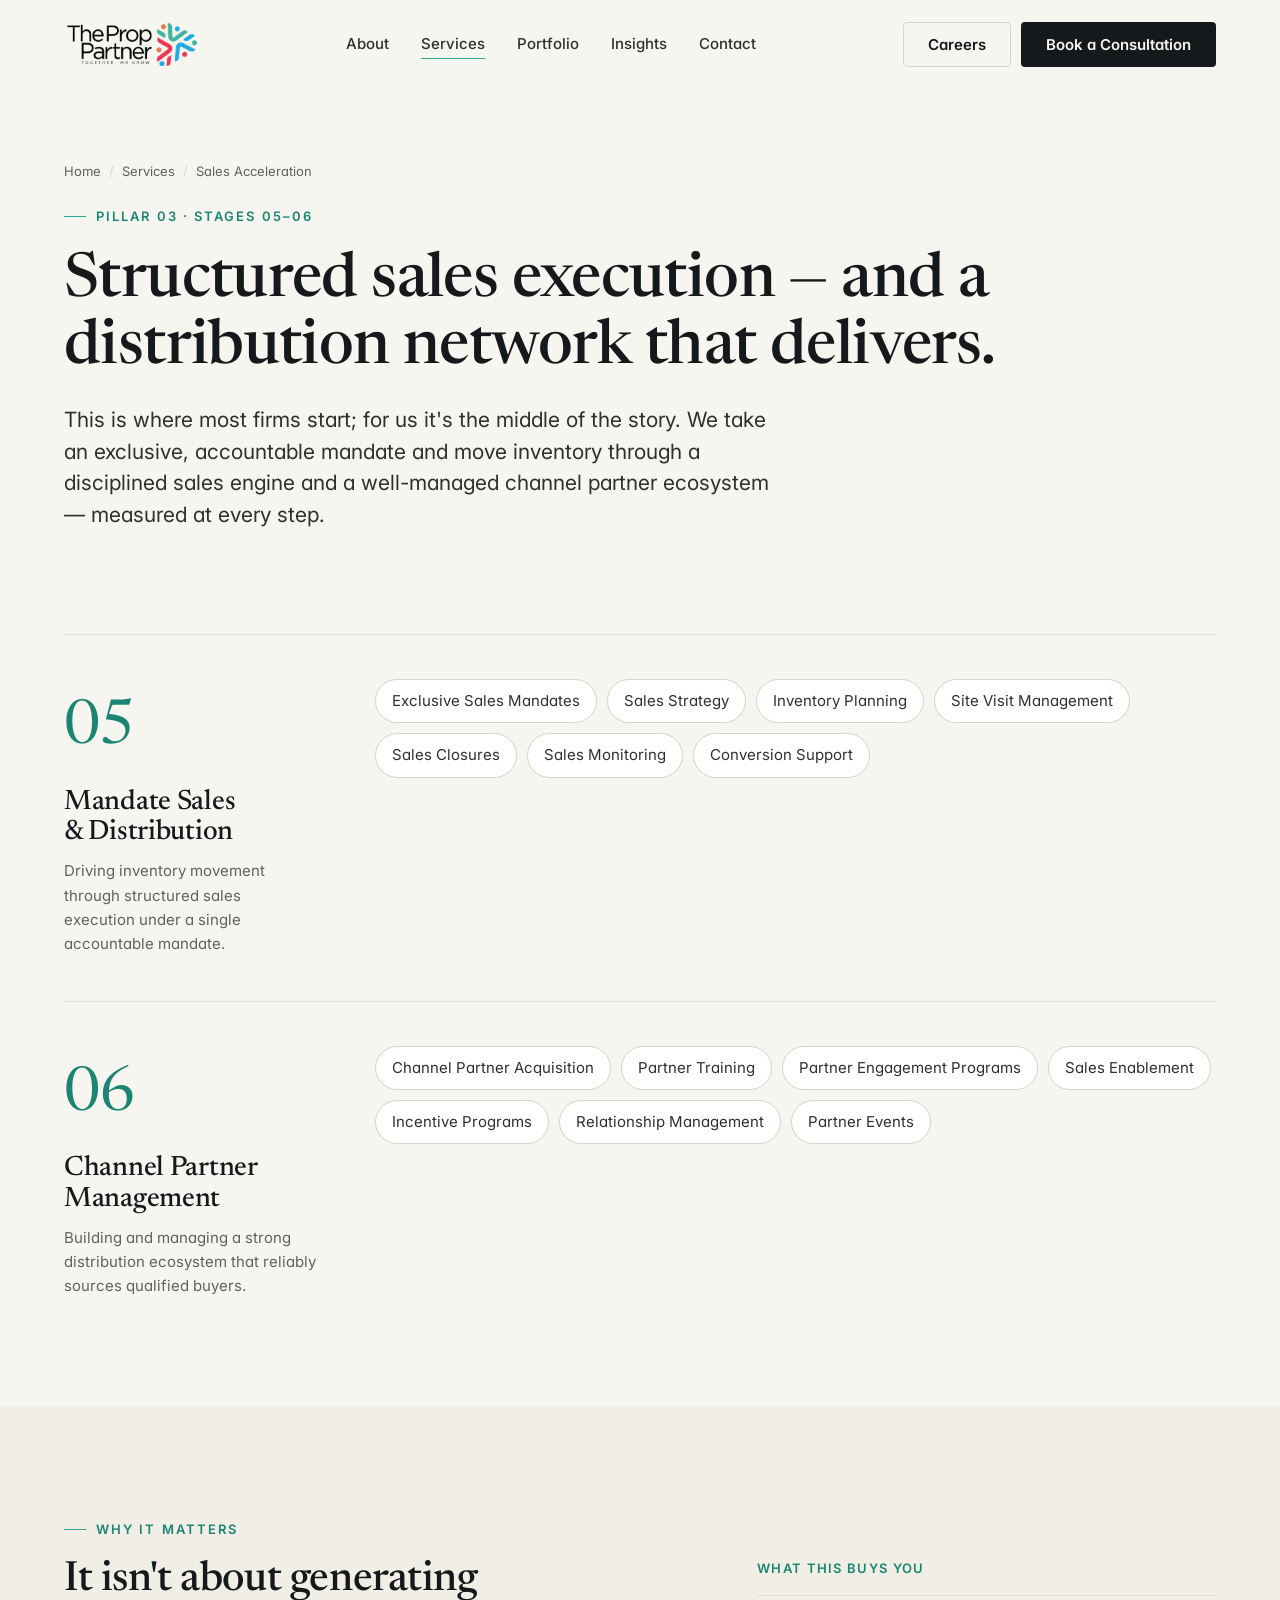
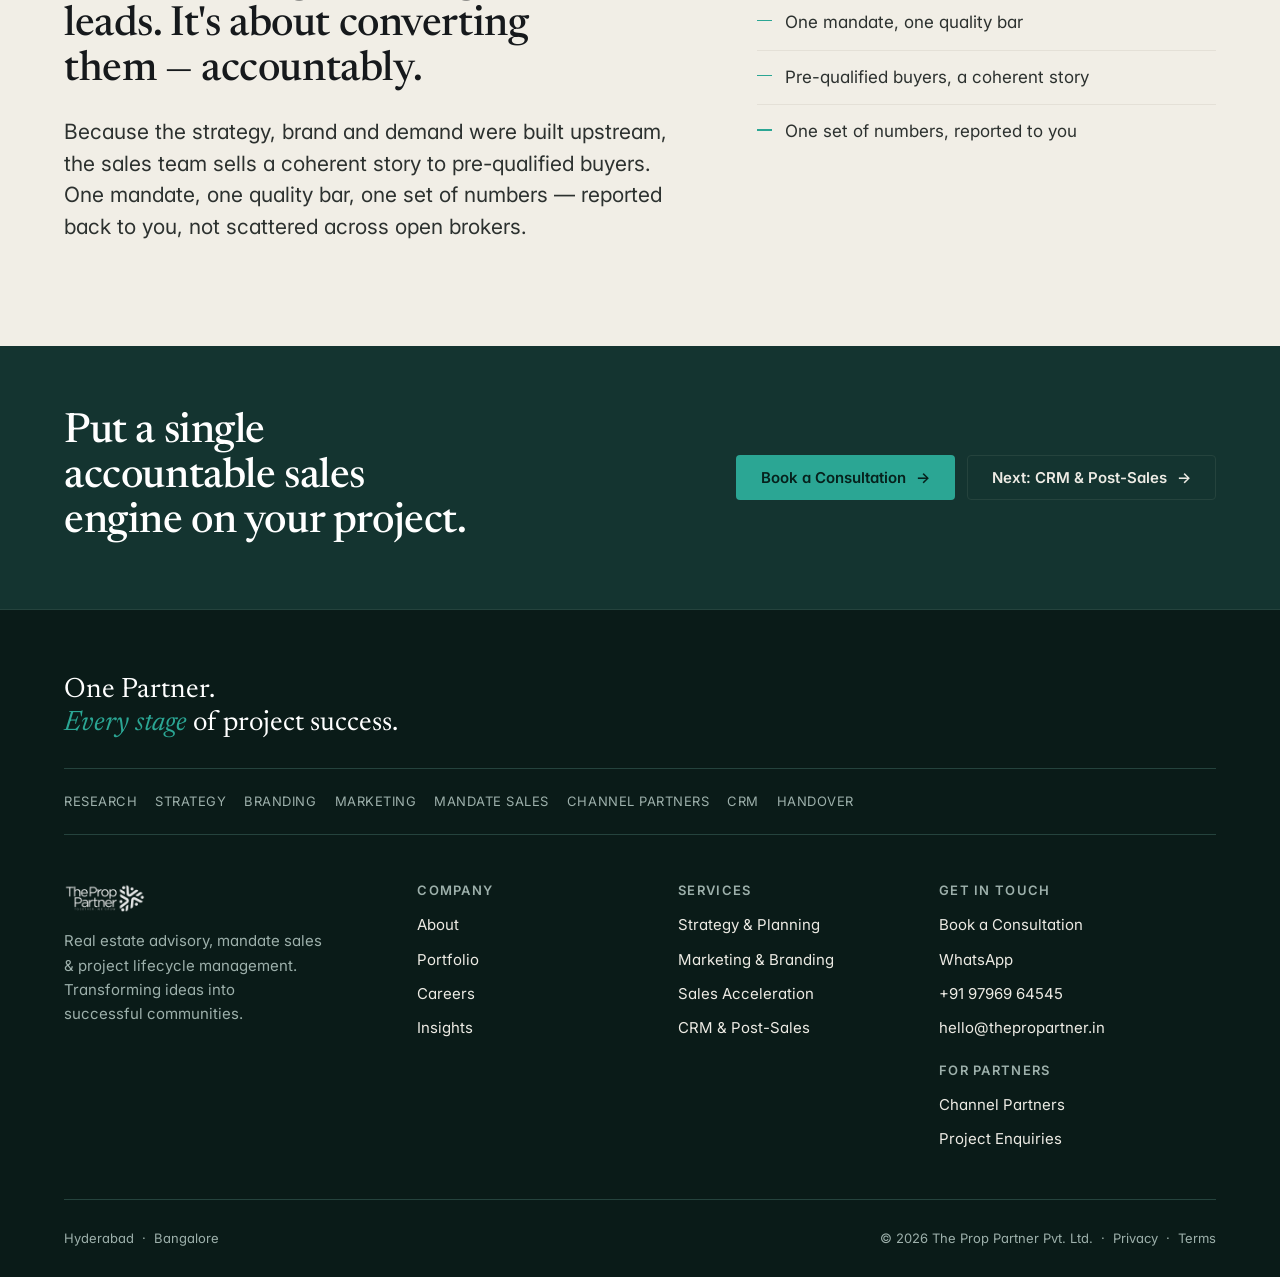
<file: services/sales-acceleration.html>
<!doctype html>
<html lang="en">
<head>
  <meta charset="utf-8">
  <meta name="viewport" content="width=device-width, initial-scale=1">
  <script>
  /* Self-contained reveal-on-scroll. Lives in <head> so it can't be broken by
     any other script. Sets .js (so content is visible if JS is disabled),
     then reveals .reveal elements as they enter the viewport. */
  (function (d) {
    d.documentElement.classList.add('js');
    var reduce = window.matchMedia && window.matchMedia('(prefers-reduced-motion: reduce)').matches;
    function run() {
      var els = d.querySelectorAll('.reveal:not(.in)'), vh = window.innerHeight, i;
      for (i = 0; i < els.length; i++) {
        var r = els[i].getBoundingClientRect();
        if (r.top < vh * 0.9 && r.bottom > 0) els[i].classList.add('in');
      }
    }
    function start() {
      if (reduce) {
        var all = d.querySelectorAll('.reveal'), i;
        for (i = 0; i < all.length; i++) all[i].classList.add('in');
        return;
      }
      run();
      var ticking = false;
      window.addEventListener('scroll', function () {
        if (!ticking) { ticking = true; requestAnimationFrame(function () { run(); ticking = false; }); }
      }, { passive: true });
      window.addEventListener('resize', run, { passive: true });
      window.addEventListener('load', run);
    }
    if (d.readyState !== 'loading') start();
    else d.addEventListener('DOMContentLoaded', start);
  })(document);
  </script>
  <title>Sales Acceleration — Mandate Sales &amp; Channel Partners | The Prop Partner</title>
  <meta name="description" content="Exclusive sales mandates, sales strategy, inventory planning, site-visit management, closures and a managed channel partner network — structured sales execution for developers. Stages 05–06.">
  <link rel="canonical" href="https://www.thepropartner.in/services/sales-acceleration.html">

  <!-- Open Graph / social (first impression in WhatsApp & pitch emails) -->
  <meta property="og:type" content="website">
  <meta property="og:site_name" content="The Prop Partner">
  <meta property="og:title" content="Sales Acceleration — Mandate Sales &amp; Channel Partners | The Prop Partner">
  <meta property="og:description" content="Exclusive sales mandates, sales strategy, inventory planning, site-visit management, closures and a managed channel partner network — structured sales execution for developers. Stages 05–06.">
  <meta property="og:image" content="https://www.thepropartner.in/assets/img/og-default.jpg">
  <meta property="og:url" content="https://www.thepropartner.in/services/sales-acceleration.html">
  <meta name="twitter:card" content="summary_large_image">
  <meta name="twitter:title" content="Sales Acceleration — Mandate Sales &amp; Channel Partners | The Prop Partner">
  <meta name="twitter:description" content="Exclusive sales mandates, sales strategy, inventory planning, site-visit management, closures and a managed channel partner network — structured sales execution for developers. Stages 05–06.">
  <meta name="twitter:image" content="https://www.thepropartner.in/assets/img/og-default.jpg">
  <meta name="theme-color" content="#0E2522">

  <link rel="icon" href="/assets/img/favicon.svg" type="image/svg+xml">
  <link rel="preconnect" href="https://fonts.googleapis.com">
  <link rel="preconnect" href="https://fonts.gstatic.com" crossorigin>
  <link href="https://fonts.googleapis.com/css2?family=Inter:wght@400;500;600;700&family=Newsreader:ital,opsz,wght@0,6..72,400;0,6..72,500;0,6..72,600;1,6..72,400;1,6..72,500&display=swap" rel="stylesheet">
  <link rel="stylesheet" href="/assets/css/styles.css">
  <script type="application/ld+json">
{"@context":"https://schema.org","@type":"RealEstateAgent","name":"The Prop Partner",
"description":"Real estate advisory, mandate sales and project lifecycle management for developers across Hyderabad and Bangalore.",
"url":"https://www.thepropartner.in","areaServed":["Hyderabad","Bangalore"],
"slogan":"One Partner. Every Stage of Project Success.","email":"hello@thepropartner.in","telephone":"+91-97969-64545"}
</script>
</head>
<body data-page="services">
  <div class="scroll-progress" aria-hidden="true"></div>
  <a href="#main" class="btn btn--primary" style="position:absolute;left:-9999px;top:8px;z-index:100" onfocus="this.style.left='8px'" onblur="this.style.left='-9999px'">Skip to content</a>
  <header class="site-header">
    <div class="container container--wide nav">
      <a href="/" class="brand" aria-label="The Prop Partner — home">
        <img src="/assets/img/logo-prop-partner.png" alt="The Prop Partner" width="170" height="44">
      </a>

      <nav class="nav__links" aria-label="Primary">
        <a class="nav__link" data-nav="about" href="/about.html">About</a>
        <span class="has-menu">
          <a class="nav__link" data-nav="services" href="/services.html">Services</a>
          <span class="menu" role="menu">
            <a href="/services/strategy-planning.html"><span class="m-title">Strategy &amp; Planning</span><span class="m-sub">Research · product · pricing</span></a>
            <a href="/services/marketing-branding.html"><span class="m-title">Marketing &amp; Branding</span><span class="m-sub">Identity · demand generation</span></a>
            <a href="/services/sales-acceleration.html"><span class="m-title">Sales Acceleration</span><span class="m-sub">Mandate sales · channel partners</span></a>
            <a href="/services/crm-post-sales.html"><span class="m-title">CRM &amp; Post-Sales</span><span class="m-sub">Customer journey · handover</span></a>
          </span>
        </span>
        <a class="nav__link" data-nav="portfolio" href="/portfolio.html">Portfolio</a>
        <a class="nav__link" data-nav="insights" href="/insights.html">Insights</a>
        <a class="nav__link" data-nav="contact" href="/contact.html">Contact</a>
      </nav>

      <div class="nav__cta">
        <a class="btn btn--ghost" href="/careers.html">Careers</a>
        <a class="btn btn--primary" href="/contact.html">Book a Consultation</a>
        <button class="nav__toggle" aria-label="Menu" aria-expanded="false" aria-controls="mobileNav"><span></span></button>
      </div>
    </div>
  </header>

  <div class="mobile-nav" id="mobileNav">
    <a href="/about.html">About</a>
    <details>
      <summary><a href="/services.html" style="border:0;padding:0">Services</a></summary>
      <div class="sub">
        <a href="/services/strategy-planning.html">Strategy &amp; Planning</a>
        <a href="/services/marketing-branding.html">Marketing &amp; Branding</a>
        <a href="/services/sales-acceleration.html">Sales Acceleration</a>
        <a href="/services/crm-post-sales.html">CRM &amp; Post-Sales</a>
      </div>
    </details>
    <a href="/portfolio.html">Portfolio</a>
    <a href="/insights.html">Insights</a>
    <a href="/careers.html">Careers</a>
    <a href="/contact.html">Contact</a>
    <a class="btn btn--primary" style="margin-top:24px;width:100%" href="/contact.html">Book a Consultation</a>
  </div>

  <main id="main">

  <section class="page-head">
    <div class="container container--wide">
      <nav class="crumbs"><a href="/">Home</a><span>/</span><a href="/services.html">Services</a><span>/</span>Sales Acceleration</nav>
      <span class="eyebrow mt-3" style="display:inline-flex">Pillar 03 · Stages 05–06</span>
      <h1 class="reveal">Structured sales execution — and a distribution network that delivers.</h1>
      <p class="lead reveal mt-3">This is where most firms start; for us it's the middle of the story. We take an exclusive, accountable mandate and move inventory through a disciplined sales engine and a well-managed channel partner ecosystem — measured at every step.</p>
    </div>
  </section>

  <section class="section--tight">
    <div class="container container--wide">
      <div class="stage-mod reveal">
        <div class="stage-mod__head">
          <span class="num">05</span>
          <h3>Mandate Sales &amp; Distribution</h3>
          <p>Driving inventory movement through structured sales execution under a single accountable mandate.</p>
        </div>
        <div class="chips">
          <span class="chip">Exclusive Sales Mandates</span><span class="chip">Sales Strategy</span><span class="chip">Inventory Planning</span><span class="chip">Site Visit Management</span><span class="chip">Sales Closures</span><span class="chip">Sales Monitoring</span><span class="chip">Conversion Support</span>
        </div>
      </div>
      <div class="stage-mod reveal">
        <div class="stage-mod__head">
          <span class="num">06</span>
          <h3>Channel Partner Management</h3>
          <p>Building and managing a strong distribution ecosystem that reliably sources qualified buyers.</p>
        </div>
        <div class="chips">
          <span class="chip">Channel Partner Acquisition</span><span class="chip">Partner Training</span><span class="chip">Partner Engagement Programs</span><span class="chip">Sales Enablement</span><span class="chip">Incentive Programs</span><span class="chip">Relationship Management</span><span class="chip">Partner Events</span>
        </div>
      </div>
    </div>
  </section>

  <section class="section panel">
    <div class="container container--wide split">
      <div class="split__label"><span class="eyebrow">Why it matters</span></div>
      <div class="duo">
        <div>
          <h2 class="reveal" style="max-width:38ch">It isn't about generating leads. It's about converting them — accountably.</h2>
          <p class="lead reveal mt-3">Because the strategy, brand and demand were built upstream, the sales team sells a coherent story to pre-qualified buyers. One mandate, one quality bar, one set of numbers — reported back to you, not scattered across open brokers.</p>
        </div>
        <aside class="proofs reveal" data-d="1">
          <span class="proofs__k">What this buys you</span>
          <ul>
            <li>One mandate, one quality bar</li>
            <li>Pre-qualified buyers, a coherent story</li>
            <li>One set of numbers, reported to you</li>
          </ul>
        </aside>
      </div>
    </div>
  </section>

  <section class="cta-band">
    <div class="container container--wide cta-band__inner">
      <div><h2>Put a single accountable sales engine on your project.</h2></div>
      <div style="display:flex;gap:12px;flex-wrap:wrap">
        <a class="btn btn--on-dark" href="/contact.html">Book a Consultation <span class="arr">→</span></a>
        <a class="btn btn--ghost-dark" href="/services/crm-post-sales.html">Next: CRM &amp; Post-Sales <span class="arr">→</span></a>
      </div>
    </div>
  </section>
  </main>

  <footer class="site-footer">
    <div class="container container--wide">
      <p class="footer-motif">One Partner.<br><span class="accent">Every stage</span> of project success.</p>

      <nav class="footer-disc" aria-label="Disciplines">
        <a href="/services/strategy-planning.html">Research</a>
        <a href="/services/strategy-planning.html">Strategy</a>
        <a href="/services/marketing-branding.html">Branding</a>
        <a href="/services/marketing-branding.html">Marketing</a>
        <a href="/services/sales-acceleration.html">Mandate Sales</a>
        <a href="/services/sales-acceleration.html">Channel Partners</a>
        <a href="/services/crm-post-sales.html">CRM</a>
        <a href="/services/crm-post-sales.html">Handover</a>
      </nav>

      <div class="footer-cols">
        <div class="footer-brand">
          <img src="/assets/img/logo-prop-partner.png" alt="The Prop Partner">
          <p>Real estate advisory, mandate sales &amp; project lifecycle management. Transforming ideas into successful communities.</p>
        </div>
        <div>
          <h4>Company</h4>
          <ul>
            <li><a href="/about.html">About</a></li>
            <li><a href="/portfolio.html">Portfolio</a></li>
            <li><a href="/careers.html">Careers</a></li>
            <li><a href="/insights.html">Insights</a></li>
          </ul>
        </div>
        <div>
          <h4>Services</h4>
          <ul>
            <li><a href="/services/strategy-planning.html">Strategy &amp; Planning</a></li>
            <li><a href="/services/marketing-branding.html">Marketing &amp; Branding</a></li>
            <li><a href="/services/sales-acceleration.html">Sales Acceleration</a></li>
            <li><a href="/services/crm-post-sales.html">CRM &amp; Post-Sales</a></li>
          </ul>
        </div>
        <div>
          <h4>Get in Touch</h4>
          <ul>
            <li><a href="/contact.html">Book a Consultation</a></li>
            <li><a href="https://wa.me/919796964545">WhatsApp</a></li>
            <li><a href="tel:+919796964545">+91 97969 64545</a></li>
            <li><a href="mailto:hello@thepropartner.in">hello@thepropartner.in</a></li>
          </ul>
          <h4 style="margin-top:22px">For Partners</h4>
          <ul>
            <li><a href="/contact.html?type=channel-partner">Channel Partners</a></li>
            <li><a href="/contact.html?type=buyer">Project Enquiries</a></li>
          </ul>
        </div>
      </div>

      <div class="footer-bottom">
        <span>Hyderabad &nbsp;·&nbsp; Bangalore</span>
        <span>© <span data-year>2026</span> The Prop Partner Pvt. Ltd. &nbsp;·&nbsp; <a href="/privacy.html">Privacy</a> &nbsp;·&nbsp; <a href="/terms.html">Terms</a></span>
      </div>
    </div>
  </footer>

  <script src="/assets/js/main.js" defer></script>
</body>
</html>
</file>
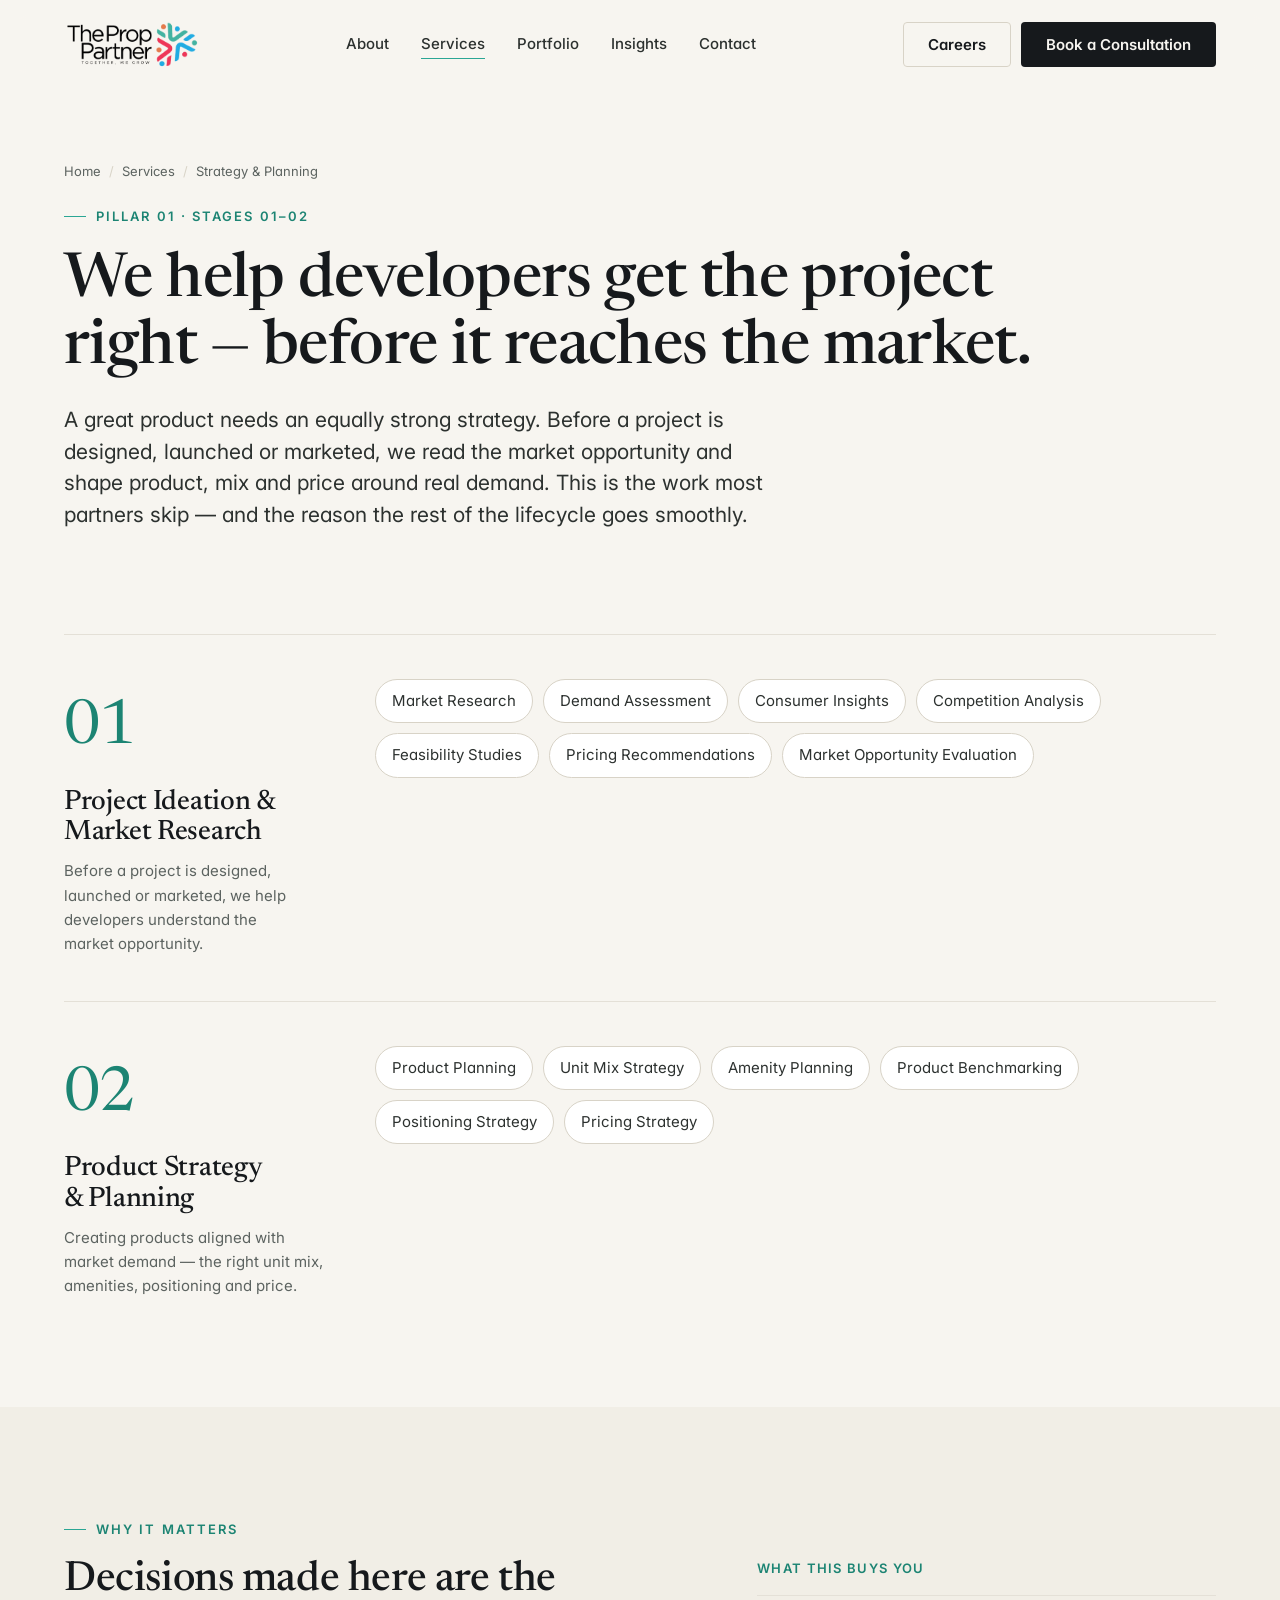
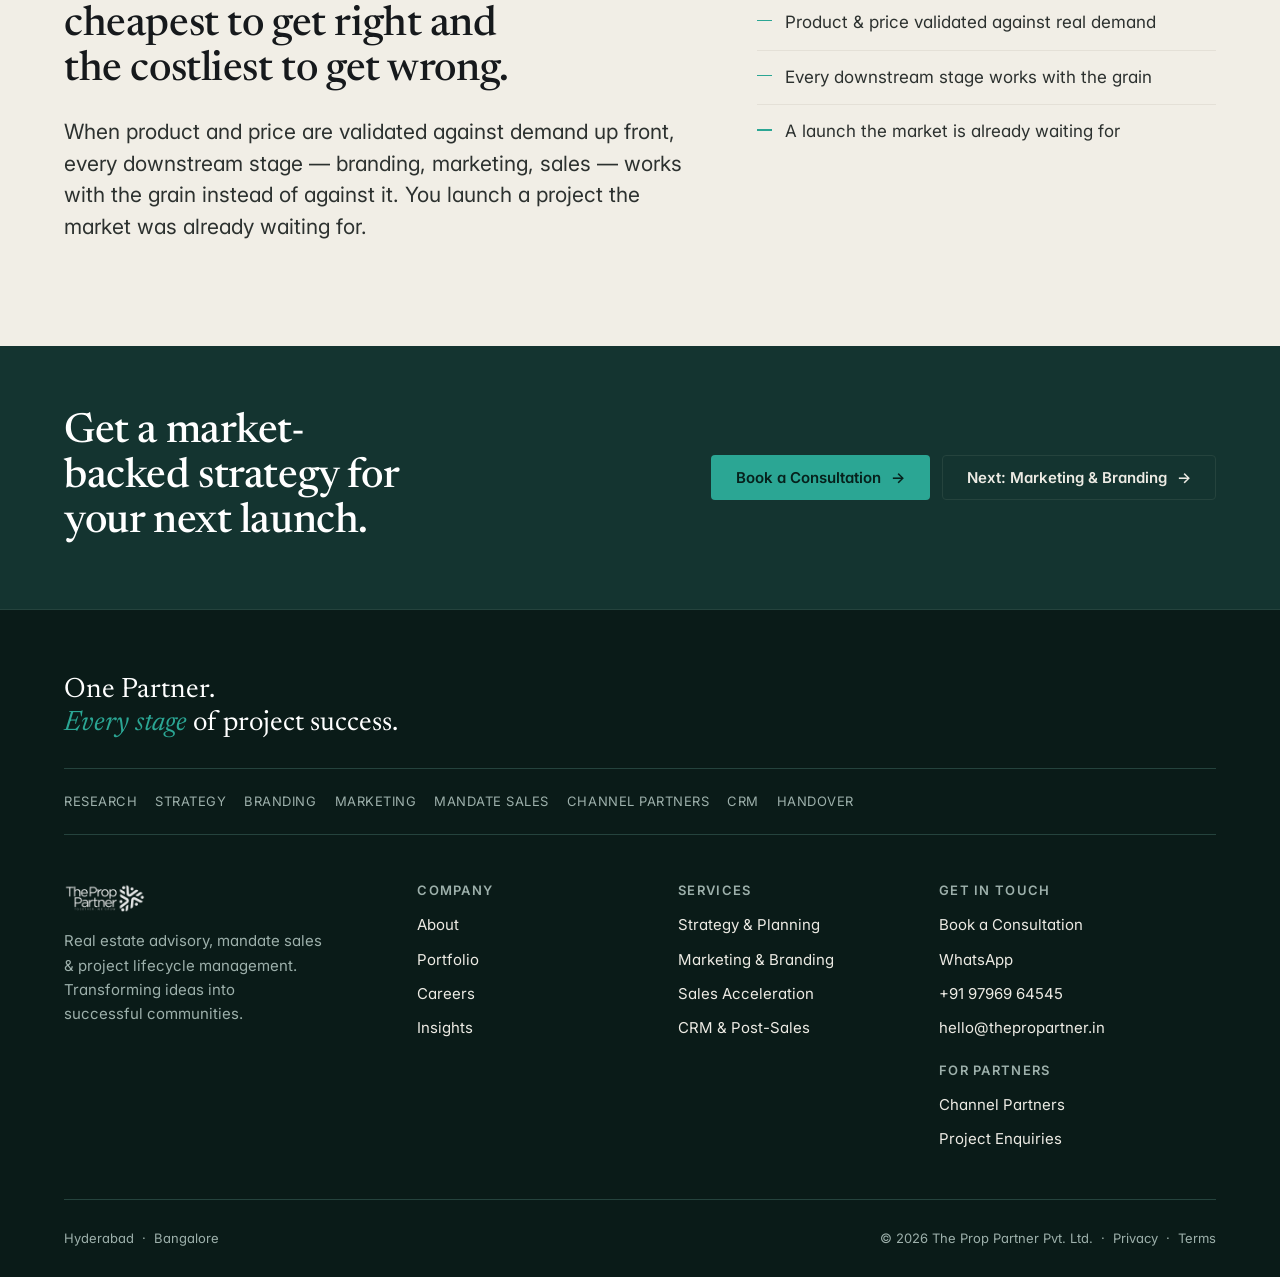
<file: services/strategy-planning.html>
<!doctype html>
<html lang="en">
<head>
  <meta charset="utf-8">
  <meta name="viewport" content="width=device-width, initial-scale=1">
  <script>
  /* Self-contained reveal-on-scroll. Lives in <head> so it can't be broken by
     any other script. Sets .js (so content is visible if JS is disabled),
     then reveals .reveal elements as they enter the viewport. */
  (function (d) {
    d.documentElement.classList.add('js');
    var reduce = window.matchMedia && window.matchMedia('(prefers-reduced-motion: reduce)').matches;
    function run() {
      var els = d.querySelectorAll('.reveal:not(.in)'), vh = window.innerHeight, i;
      for (i = 0; i < els.length; i++) {
        var r = els[i].getBoundingClientRect();
        if (r.top < vh * 0.9 && r.bottom > 0) els[i].classList.add('in');
      }
    }
    function start() {
      if (reduce) {
        var all = d.querySelectorAll('.reveal'), i;
        for (i = 0; i < all.length; i++) all[i].classList.add('in');
        return;
      }
      run();
      var ticking = false;
      window.addEventListener('scroll', function () {
        if (!ticking) { ticking = true; requestAnimationFrame(function () { run(); ticking = false; }); }
      }, { passive: true });
      window.addEventListener('resize', run, { passive: true });
      window.addEventListener('load', run);
    }
    if (d.readyState !== 'loading') start();
    else d.addEventListener('DOMContentLoaded', start);
  })(document);
  </script>
  <title>Strategy &amp; Planning — Get the Project Right Before Market | The Prop Partner</title>
  <meta name="description" content="Market research, demand assessment, feasibility, product strategy and pricing — we shape the asset before it&#x27;s designed, launched or marketed. Stages 01–02 of the lifecycle.">
  <link rel="canonical" href="https://www.thepropartner.in/services/strategy-planning.html">

  <!-- Open Graph / social (first impression in WhatsApp & pitch emails) -->
  <meta property="og:type" content="website">
  <meta property="og:site_name" content="The Prop Partner">
  <meta property="og:title" content="Strategy &amp; Planning — Get the Project Right Before Market | The Prop Partner">
  <meta property="og:description" content="Market research, demand assessment, feasibility, product strategy and pricing — we shape the asset before it&#x27;s designed, launched or marketed. Stages 01–02 of the lifecycle.">
  <meta property="og:image" content="https://www.thepropartner.in/assets/img/og-default.jpg">
  <meta property="og:url" content="https://www.thepropartner.in/services/strategy-planning.html">
  <meta name="twitter:card" content="summary_large_image">
  <meta name="twitter:title" content="Strategy &amp; Planning — Get the Project Right Before Market | The Prop Partner">
  <meta name="twitter:description" content="Market research, demand assessment, feasibility, product strategy and pricing — we shape the asset before it&#x27;s designed, launched or marketed. Stages 01–02 of the lifecycle.">
  <meta name="twitter:image" content="https://www.thepropartner.in/assets/img/og-default.jpg">
  <meta name="theme-color" content="#0E2522">

  <link rel="icon" href="/assets/img/favicon.svg" type="image/svg+xml">
  <link rel="preconnect" href="https://fonts.googleapis.com">
  <link rel="preconnect" href="https://fonts.gstatic.com" crossorigin>
  <link href="https://fonts.googleapis.com/css2?family=Inter:wght@400;500;600;700&family=Newsreader:ital,opsz,wght@0,6..72,400;0,6..72,500;0,6..72,600;1,6..72,400;1,6..72,500&display=swap" rel="stylesheet">
  <link rel="stylesheet" href="/assets/css/styles.css">
  <script type="application/ld+json">
{"@context":"https://schema.org","@type":"RealEstateAgent","name":"The Prop Partner",
"description":"Real estate advisory, mandate sales and project lifecycle management for developers across Hyderabad and Bangalore.",
"url":"https://www.thepropartner.in","areaServed":["Hyderabad","Bangalore"],
"slogan":"One Partner. Every Stage of Project Success.","email":"hello@thepropartner.in","telephone":"+91-97969-64545"}
</script>
</head>
<body data-page="services">
  <div class="scroll-progress" aria-hidden="true"></div>
  <a href="#main" class="btn btn--primary" style="position:absolute;left:-9999px;top:8px;z-index:100" onfocus="this.style.left='8px'" onblur="this.style.left='-9999px'">Skip to content</a>
  <header class="site-header">
    <div class="container container--wide nav">
      <a href="/" class="brand" aria-label="The Prop Partner — home">
        <img src="/assets/img/logo-prop-partner.png" alt="The Prop Partner" width="170" height="44">
      </a>

      <nav class="nav__links" aria-label="Primary">
        <a class="nav__link" data-nav="about" href="/about.html">About</a>
        <span class="has-menu">
          <a class="nav__link" data-nav="services" href="/services.html">Services</a>
          <span class="menu" role="menu">
            <a href="/services/strategy-planning.html"><span class="m-title">Strategy &amp; Planning</span><span class="m-sub">Research · product · pricing</span></a>
            <a href="/services/marketing-branding.html"><span class="m-title">Marketing &amp; Branding</span><span class="m-sub">Identity · demand generation</span></a>
            <a href="/services/sales-acceleration.html"><span class="m-title">Sales Acceleration</span><span class="m-sub">Mandate sales · channel partners</span></a>
            <a href="/services/crm-post-sales.html"><span class="m-title">CRM &amp; Post-Sales</span><span class="m-sub">Customer journey · handover</span></a>
          </span>
        </span>
        <a class="nav__link" data-nav="portfolio" href="/portfolio.html">Portfolio</a>
        <a class="nav__link" data-nav="insights" href="/insights.html">Insights</a>
        <a class="nav__link" data-nav="contact" href="/contact.html">Contact</a>
      </nav>

      <div class="nav__cta">
        <a class="btn btn--ghost" href="/careers.html">Careers</a>
        <a class="btn btn--primary" href="/contact.html">Book a Consultation</a>
        <button class="nav__toggle" aria-label="Menu" aria-expanded="false" aria-controls="mobileNav"><span></span></button>
      </div>
    </div>
  </header>

  <div class="mobile-nav" id="mobileNav">
    <a href="/about.html">About</a>
    <details>
      <summary><a href="/services.html" style="border:0;padding:0">Services</a></summary>
      <div class="sub">
        <a href="/services/strategy-planning.html">Strategy &amp; Planning</a>
        <a href="/services/marketing-branding.html">Marketing &amp; Branding</a>
        <a href="/services/sales-acceleration.html">Sales Acceleration</a>
        <a href="/services/crm-post-sales.html">CRM &amp; Post-Sales</a>
      </div>
    </details>
    <a href="/portfolio.html">Portfolio</a>
    <a href="/insights.html">Insights</a>
    <a href="/careers.html">Careers</a>
    <a href="/contact.html">Contact</a>
    <a class="btn btn--primary" style="margin-top:24px;width:100%" href="/contact.html">Book a Consultation</a>
  </div>

  <main id="main">

  <section class="page-head">
    <div class="container container--wide">
      <nav class="crumbs"><a href="/">Home</a><span>/</span><a href="/services.html">Services</a><span>/</span>Strategy &amp; Planning</nav>
      <span class="eyebrow mt-3" style="display:inline-flex">Pillar 01 · Stages 01–02</span>
      <h1 class="reveal">We help developers get the project right — before it reaches the market.</h1>
      <p class="lead reveal mt-3">A great product needs an equally strong strategy. Before a project is designed, launched or marketed, we read the market opportunity and shape product, mix and price around real demand. This is the work most partners skip — and the reason the rest of the lifecycle goes smoothly.</p>
    </div>
  </section>

  <section class="section--tight">
    <div class="container container--wide">
      <div class="stage-mod reveal">
        <div class="stage-mod__head">
          <span class="num">01</span>
          <h3>Project Ideation &amp; Market Research</h3>
          <p>Before a project is designed, launched or marketed, we help developers understand the market opportunity.</p>
        </div>
        <div class="chips">
          <span class="chip">Market Research</span><span class="chip">Demand Assessment</span><span class="chip">Consumer Insights</span><span class="chip">Competition Analysis</span><span class="chip">Feasibility Studies</span><span class="chip">Pricing Recommendations</span><span class="chip">Market Opportunity Evaluation</span>
        </div>
      </div>
      <div class="stage-mod reveal">
        <div class="stage-mod__head">
          <span class="num">02</span>
          <h3>Product Strategy &amp; Planning</h3>
          <p>Creating products aligned with market demand — the right unit mix, amenities, positioning and price.</p>
        </div>
        <div class="chips">
          <span class="chip">Product Planning</span><span class="chip">Unit Mix Strategy</span><span class="chip">Amenity Planning</span><span class="chip">Product Benchmarking</span><span class="chip">Positioning Strategy</span><span class="chip">Pricing Strategy</span>
        </div>
      </div>
    </div>
  </section>

  <section class="section panel">
    <div class="container container--wide split">
      <div class="split__label"><span class="eyebrow">Why it matters</span></div>
      <div class="duo">
        <div>
          <h2 class="reveal" style="max-width:40ch">Decisions made here are the cheapest to get right and the costliest to get wrong.</h2>
          <p class="lead reveal mt-3">When product and price are validated against demand up front, every downstream stage — branding, marketing, sales — works with the grain instead of against it. You launch a project the market was already waiting for.</p>
        </div>
        <aside class="proofs reveal" data-d="1">
          <span class="proofs__k">What this buys you</span>
          <ul>
            <li>Product &amp; price validated against real demand</li>
            <li>Every downstream stage works with the grain</li>
            <li>A launch the market is already waiting for</li>
          </ul>
        </aside>
      </div>
    </div>
  </section>

  <section class="cta-band">
    <div class="container container--wide cta-band__inner">
      <div><h2>Get a market-backed strategy for your next launch.</h2></div>
      <div style="display:flex;gap:12px;flex-wrap:wrap">
        <a class="btn btn--on-dark" href="/contact.html">Book a Consultation <span class="arr">→</span></a>
        <a class="btn btn--ghost-dark" href="/services/marketing-branding.html">Next: Marketing &amp; Branding <span class="arr">→</span></a>
      </div>
    </div>
  </section>
  </main>

  <footer class="site-footer">
    <div class="container container--wide">
      <p class="footer-motif">One Partner.<br><span class="accent">Every stage</span> of project success.</p>

      <nav class="footer-disc" aria-label="Disciplines">
        <a href="/services/strategy-planning.html">Research</a>
        <a href="/services/strategy-planning.html">Strategy</a>
        <a href="/services/marketing-branding.html">Branding</a>
        <a href="/services/marketing-branding.html">Marketing</a>
        <a href="/services/sales-acceleration.html">Mandate Sales</a>
        <a href="/services/sales-acceleration.html">Channel Partners</a>
        <a href="/services/crm-post-sales.html">CRM</a>
        <a href="/services/crm-post-sales.html">Handover</a>
      </nav>

      <div class="footer-cols">
        <div class="footer-brand">
          <img src="/assets/img/logo-prop-partner.png" alt="The Prop Partner">
          <p>Real estate advisory, mandate sales &amp; project lifecycle management. Transforming ideas into successful communities.</p>
        </div>
        <div>
          <h4>Company</h4>
          <ul>
            <li><a href="/about.html">About</a></li>
            <li><a href="/portfolio.html">Portfolio</a></li>
            <li><a href="/careers.html">Careers</a></li>
            <li><a href="/insights.html">Insights</a></li>
          </ul>
        </div>
        <div>
          <h4>Services</h4>
          <ul>
            <li><a href="/services/strategy-planning.html">Strategy &amp; Planning</a></li>
            <li><a href="/services/marketing-branding.html">Marketing &amp; Branding</a></li>
            <li><a href="/services/sales-acceleration.html">Sales Acceleration</a></li>
            <li><a href="/services/crm-post-sales.html">CRM &amp; Post-Sales</a></li>
          </ul>
        </div>
        <div>
          <h4>Get in Touch</h4>
          <ul>
            <li><a href="/contact.html">Book a Consultation</a></li>
            <li><a href="https://wa.me/919796964545">WhatsApp</a></li>
            <li><a href="tel:+919796964545">+91 97969 64545</a></li>
            <li><a href="mailto:hello@thepropartner.in">hello@thepropartner.in</a></li>
          </ul>
          <h4 style="margin-top:22px">For Partners</h4>
          <ul>
            <li><a href="/contact.html?type=channel-partner">Channel Partners</a></li>
            <li><a href="/contact.html?type=buyer">Project Enquiries</a></li>
          </ul>
        </div>
      </div>

      <div class="footer-bottom">
        <span>Hyderabad &nbsp;·&nbsp; Bangalore</span>
        <span>© <span data-year>2026</span> The Prop Partner Pvt. Ltd. &nbsp;·&nbsp; <a href="/privacy.html">Privacy</a> &nbsp;·&nbsp; <a href="/terms.html">Terms</a></span>
      </div>
    </div>
  </footer>

  <script src="/assets/js/main.js" defer></script>
</body>
</html>
</file>
<file: assets/css/styles.css>
/* ============================================================
   THE PROP PARTNER — Design System
   Quietly premium · Advisory · Precise
   Logo-derived palette (red excluded): teal lead, blue support,
   orange spark. Newsreader (display) + Inter (body).
   ============================================================ */

/* ---------- Tokens ---------- */
:root {
  /* color */
  --bg:        #F7F5F0;   /* warm off-white */
  --bg-2:      #F1EEE6;   /* sunk panel */
  --surface:   #FFFFFF;
  --ink:       #16191C;
  --ink-soft:  #2C312F;
  --muted:     #5C6360;
  --faint:     #8A908C;
  --line:      #E4E0D7;
  --line-2:    #D8D3C7;

  --teal:      #2BA694;   /* primary brand */
  --teal-deep: #1C8473;   /* accessible teal text/links */
  --teal-ink:  #0E2522;   /* deep teal-charcoal (dark sections) */
  --teal-ink2: #143430;
  --teal-ink-deep: #0A1B18; /* deepest — footer, sits below any dark section */
  --blue:      #1E9CD7;   /* secondary — the lifecycle */
  --blue-deep: #1577A8;
  --orange:    #E07A40;   /* spark only */

  --on-dark:      #EDEBE4;
  --on-dark-mut:  #9DB0AB;
  --on-dark-line: #25433D;

  /* type */
  --serif: "Newsreader", Georgia, "Times New Roman", serif;
  --sans:  "Inter", -apple-system, BlinkMacSystemFont, "Segoe UI", Roboto, sans-serif;

  /* fluid scale */
  --t-13: 0.8125rem;
  --t-15: 0.9375rem;
  --t-17: 1.0625rem;
  --t-21: 1.3125rem;
  --t-28: clamp(1.45rem, 1.2rem + 1vw, 1.75rem);
  --t-40: clamp(1.9rem, 1.4rem + 2.2vw, 2.6rem);
  --t-58: clamp(2.4rem, 1.5rem + 4vw, 3.85rem);
  --t-84: clamp(3rem, 1.4rem + 7vw, 5.6rem);

  /* rhythm */
  --s-1: 8px;   --s-2: 16px;  --s-3: 24px;  --s-4: 40px;
  --s-5: 64px;  --s-6: 104px; --s-7: 160px;

  --maxw: 1200px;
  --maxw-wide: 1320px;
  --gutter: clamp(20px, 5vw, 64px);

  --r: 4px;
  --ease: cubic-bezier(0.22, 1, 0.36, 1);
}

/* ---------- Reset ---------- */
*, *::before, *::after { box-sizing: border-box; }
* { margin: 0; }
html { -webkit-text-size-adjust: 100%; scroll-behavior: smooth; }
@media (prefers-reduced-motion: reduce) { html { scroll-behavior: auto; } }
body {
  font-family: var(--sans);
  font-size: var(--t-17);
  line-height: 1.62;
  color: var(--ink);
  background: var(--bg);
  overflow-x: clip;
  -webkit-font-smoothing: antialiased;
  text-rendering: optimizeLegibility;
  font-feature-settings: "cv11";
}
img, svg, video { display: block; max-width: 100%; height: auto; }
a { color: inherit; text-decoration: none; }
button, input, textarea, select { font: inherit; color: inherit; }
ul { list-style: none; padding: 0; }
:focus-visible { outline: 2px solid var(--teal-deep); outline-offset: 3px; border-radius: 2px; }
::selection { background: var(--teal); color: #fff; }

/* ---------- Type ---------- */
h1, h2, h3, h4 { font-family: var(--serif); font-weight: 500; line-height: 1.08; letter-spacing: -0.01em; font-optical-sizing: auto; overflow-wrap: break-word; text-wrap: balance; }
.display { font-size: var(--t-84); line-height: 1.0; letter-spacing: -0.02em; }
h1 { font-size: var(--t-58); }
h2 { font-size: var(--t-40); }
h3 { font-size: var(--t-28); }
p { max-width: 64ch; text-wrap: pretty; }
strong { font-weight: 600; }
em { font-style: italic; }

.eyebrow {
  font-family: var(--sans);
  font-size: var(--t-13);
  font-weight: 600;
  letter-spacing: 0.16em;
  text-transform: uppercase;
  color: var(--teal-deep);
  display: inline-flex;
  align-items: center;
  gap: 10px;
}
.eyebrow::before {
  content: ""; width: 22px; height: 1px; background: var(--teal); display: inline-block;
}
.eyebrow--plain::before { display: none; }
.lead { font-size: var(--t-21); line-height: 1.5; color: var(--ink-soft); max-width: 56ch; }
.lead strong { color: var(--ink); font-weight: 600; }
.muted { color: var(--muted); }
.num { font-family: var(--serif); font-variant-numeric: lining-nums tabular-nums; letter-spacing: -0.02em; }
.accent { color: var(--teal-deep); font-style: italic; }

/* ---------- Layout ---------- */
.container { max-width: var(--maxw); margin-inline: auto; padding-inline: var(--gutter); }
.container--wide { max-width: var(--maxw-wide); }
.section { padding-block: var(--s-6); }
.section--tight { padding-block: var(--s-5); }
.bleed { background: var(--teal-ink); color: var(--on-dark); }
.bleed h1, .bleed h2, .bleed h3 { color: #fff; }
.panel { background: var(--bg-2); }
.rule { height: 1px; background: var(--line); border: 0; }

/* editorial section intro: eyebrow label sits above, heading + content span full width
   (anchors headings to the same left edge as the content below them) */
.split { display: block; }
.split__label { margin-bottom: 18px; }

/* statement + proof points: heading & lead left, scannable list right (fills content-light sections) */
.duo { display: grid; grid-template-columns: 1.15fr 0.85fr; gap: clamp(32px, 6vw, 72px); align-items: start; }
@media (max-width: 820px) { .duo { grid-template-columns: 1fr; gap: 30px; } }
.proofs__k { display: block; font-size: var(--t-13); text-transform: uppercase; letter-spacing: .1em; color: var(--teal-deep); font-weight: 600; margin-bottom: 16px; }
.proofs ul { display: grid; gap: 0; }
.proofs li { font-size: var(--t-17); color: var(--ink-soft); padding: 15px 0 15px 28px; position: relative; border-top: 1px solid var(--line); line-height: 1.4; }
.proofs li::before { content: ""; position: absolute; left: 0; top: 24px; width: 15px; height: 1.5px; background: var(--teal); }
.bleed .proofs__k { color: var(--teal); }
.bleed .proofs li { color: var(--on-dark); border-color: var(--on-dark-line); }

/* ---------- Header ---------- */
.site-header {
  position: sticky; top: 0; z-index: 50;
  background: color-mix(in srgb, var(--bg) 86%, transparent);
  backdrop-filter: saturate(1.4) blur(12px);
  border-bottom: 1px solid transparent;
  transition: border-color .3s, background .3s;
}
.site-header.is-stuck { border-color: var(--line); }
.nav {
  display: flex; align-items: center; justify-content: space-between;
  gap: 24px; height: 88px;
}
.brand { display: flex; align-items: center; gap: 12px; flex-shrink: 0; }
.brand img { height: 50px; width: auto; }
.nav__links { display: flex; align-items: center; gap: 4px; }
.nav__link {
  position: relative; padding: 8px 14px; font-size: var(--t-15); font-weight: 500;
  color: var(--ink-soft); border-radius: var(--r); transition: color .2s;
}
.nav__link:hover { color: var(--ink); }
.nav__link::after {
  content: ""; position: absolute; left: 14px; right: 14px; bottom: 2px; height: 1.5px;
  background: var(--teal); transform: scaleX(0); transform-origin: left; transition: transform .25s var(--ease);
}
body[data-page="home"] [data-nav="home"]::after,
body[data-page="about"] [data-nav="about"]::after,
body[data-page="services"] [data-nav="services"]::after,
body[data-page="portfolio"] [data-nav="portfolio"]::after,
body[data-page="insights"] [data-nav="insights"]::after,
body[data-page="contact"] [data-nav="contact"]::after,
.nav__link:hover::after { transform: scaleX(1); }

/* services dropdown */
.has-menu { position: relative; }
.menu {
  position: absolute; top: calc(100% + 6px); left: 50%; transform: translateX(-50%) translateY(6px);
  background: var(--surface); border: 1px solid var(--line); border-radius: 8px;
  box-shadow: 0 18px 50px -24px rgba(14,37,34,.4);
  padding: 8px; width: 320px; opacity: 0; visibility: hidden; transition: .22s var(--ease);
}
.has-menu:hover .menu, .has-menu:focus-within .menu { opacity: 1; visibility: visible; transform: translateX(-50%) translateY(0); }
.menu a { display: flex; flex-direction: column; gap: 2px; padding: 10px 12px; border-radius: 6px; }
.menu a:hover { background: var(--bg-2); }
.menu .m-title { font-weight: 600; font-size: var(--t-15); }
.menu .m-sub { font-size: var(--t-13); color: var(--muted); }

.nav__cta { display: flex; align-items: center; gap: 10px; flex-shrink: 0; }

/* mobile nav */
.nav__toggle { display: none; width: 44px; height: 44px; border: 1px solid var(--line-2); border-radius: var(--r); background: transparent; cursor: pointer; align-items: center; justify-content: center; }
.nav__toggle span, .nav__toggle span::before, .nav__toggle span::after {
  content: ""; display: block; width: 18px; height: 1.5px; background: var(--ink); transition: .25s;
}
.nav__toggle span::before { transform: translateY(-6px); }
.nav__toggle span::after { transform: translateY(4.5px); }
.mobile-nav { display: none; }

@media (max-width: 940px) {
  .nav__links, .nav__cta .btn--ghost, .nav__cta .btn--primary { display: none; }
  .nav__toggle { display: inline-flex; }
  .mobile-nav {
    display: block; position: fixed; inset: 88px 0 0; background: var(--bg);
    transform: translateX(100%); transition: transform .35s var(--ease); z-index: 49; overflow-y: auto;
    padding: 24px var(--gutter) 60px;
  }
  body.menu-open { overflow: hidden; }
  body.menu-open .mobile-nav { transform: translateX(0); }
  body.menu-open .nav__toggle span { background: transparent; }
  body.menu-open .nav__toggle span::before { transform: rotate(45deg); }
  body.menu-open .nav__toggle span::after { transform: rotate(-45deg); }
  .mobile-nav a { display: block; padding: 14px 0; font-size: var(--t-21); font-family: var(--serif); border-bottom: 1px solid var(--line); }
  .mobile-nav .m-sub { font-family: var(--sans); font-size: var(--t-13); color: var(--muted); }
  .mobile-nav details summary { list-style: none; cursor: pointer; }
  .mobile-nav .sub a { font-size: var(--t-17); padding-left: 16px; border-bottom: 1px solid var(--line); }
}

/* ---------- Buttons ---------- */
.btn {
  display: inline-flex; align-items: center; gap: 10px; justify-content: center;
  padding: 14px 24px; font-size: var(--t-15); font-weight: 600; line-height: 1;
  border-radius: var(--r); border: 1px solid transparent; cursor: pointer;
  transition: transform .15s var(--ease), background .2s, color .2s, border-color .2s;
  white-space: nowrap;
}
.btn:active { transform: translateY(1px); }
.btn--primary { background: var(--ink); color: var(--bg); }
.btn--primary:hover { background: var(--teal-deep); }
.btn--ghost { background: transparent; color: var(--ink); border-color: var(--line-2); }
.btn--ghost:hover { border-color: var(--ink); }
.btn--teal { background: var(--teal); color: #06211C; }
.btn--teal:hover { background: #38b8a5; }
.btn--on-dark { background: var(--teal); color: #06211C; }
.btn--on-dark:hover { background: #3ec0ac; }
.btn--ghost-dark { background: transparent; color: var(--on-dark); border-color: var(--on-dark-line); }
.btn--ghost-dark:hover { border-color: var(--on-dark); }
.btn .arr { transition: transform .2s var(--ease); }
.btn:hover .arr { transform: translateX(3px); }

.tlink { color: var(--teal-deep); font-weight: 600; display: inline-flex; align-items: center; gap: 8px; }
.tlink .arr { transition: transform .2s var(--ease); }
.tlink:hover .arr { transform: translateX(4px); }
.tlink--dark { color: var(--teal); }

/* ---------- Reveal animation ----------
   Hidden state is gated behind .js (set in <head>) so that if JavaScript
   ever fails to run, content stays fully visible instead of invisible. */
.js .reveal { opacity: 0; transform: translateY(26px); transition: opacity .8s var(--ease), transform .8s var(--ease); }
.js .reveal.in { opacity: 1; transform: none; }
.reveal[data-d="1"] { transition-delay: .10s; }
.reveal[data-d="2"] { transition-delay: .20s; }
.reveal[data-d="3"] { transition-delay: .30s; }
.reveal[data-d="4"] { transition-delay: .40s; }
@media (prefers-reduced-motion: reduce) { .js .reveal { opacity: 1 !important; transform: none !important; transition: none; } }

/* scroll progress (top hairline) */
.scroll-progress { position: fixed; top: 0; left: 0; height: 2px; width: 100%; transform: scaleX(0); transform-origin: left; background: linear-gradient(90deg, var(--teal), var(--blue)); z-index: 60; }

/* ============================================================
   HERO (typographic)
   ============================================================ */
.hero { padding-top: clamp(40px, 6vw, 72px); padding-bottom: var(--s-5); position: relative; overflow: hidden; }
.hero__grid { display: grid; grid-template-columns: 1.05fr 0.95fr; gap: clamp(32px, 5vw, 72px); align-items: center; }
.hero__text { max-width: 620px; }
.hero__kicker { margin-bottom: 26px; }
.hero h1 { font-size: clamp(2.3rem, 1rem + 3.6vw, 3.7rem); line-height: 1.02; max-width: 15ch; }
.hero h1 .accent { font-style: italic; color: var(--teal-deep); }
.hero__sub { margin-top: 26px; max-width: 52ch; color: var(--ink-soft); }
.hero__cta { display: flex; gap: 12px; margin-top: 34px; flex-wrap: wrap; }

.hero__media { position: relative; }
.hero__media img {
  width: 100%; aspect-ratio: 4/5; object-fit: cover; border-radius: 14px;
  box-shadow: 0 40px 80px -50px rgba(14,37,34,.6);
}
.hero__chip {
  position: absolute; left: -22px; bottom: 28px; background: var(--surface);
  border: 1px solid var(--line); border-radius: 10px; padding: 16px 20px;
  box-shadow: 0 24px 50px -30px rgba(14,37,34,.45); max-width: 280px;
}
.hero__chip-k { display: block; font-size: var(--t-13); text-transform: uppercase; letter-spacing: .1em; color: var(--muted); margin-bottom: 6px; }
.hero__chip-v { display: block; font-family: var(--serif); font-size: var(--t-21); color: var(--ink); line-height: 1.2; }

@media (max-width: 900px) {
  .hero__grid { grid-template-columns: 1fr; gap: 36px; }
  .hero__text { max-width: none; }
  .hero h1 { max-width: 18ch; }
  .hero__media { max-width: 460px; }
  .hero__media img { aspect-ratio: 16/11; }
  .hero__chip { left: auto; right: 18px; }
}

/* lifecycle spine (under hero) */
.spine { margin-top: 56px; border-top: 1px solid var(--line); padding-top: 22px; }
.spine__track { display: flex; gap: 4px; position: relative; }
.spine__seg { flex: 1; height: 3px; background: var(--line-2); border-radius: 2px; overflow: hidden; position: relative; }
.spine__seg::after { content: ""; position: absolute; inset: 0; transform: scaleX(0); transform-origin: left; background: linear-gradient(90deg, var(--teal), var(--blue)); transition: transform .6s var(--ease); }
.spine.lit .spine__seg::after { transform: scaleX(1); }
.spine.lit .spine__seg:nth-child(2)::after { transition-delay: .07s; }
.spine.lit .spine__seg:nth-child(3)::after { transition-delay: .14s; }
.spine.lit .spine__seg:nth-child(4)::after { transition-delay: .21s; }
.spine.lit .spine__seg:nth-child(5)::after { transition-delay: .28s; }
.spine.lit .spine__seg:nth-child(6)::after { transition-delay: .35s; }
.spine.lit .spine__seg:nth-child(7)::after { transition-delay: .42s; }
.spine.lit .spine__seg:nth-child(8)::after { transition-delay: .49s; }
.spine__labels { display: flex; justify-content: space-between; margin-top: 14px; gap: 8px; }
.spine__labels span { font-size: var(--t-13); color: var(--faint); }
.spine__labels span:first-child, .spine__labels span:last-child { color: var(--teal-deep); font-weight: 600; }
@media (max-width: 720px) { .spine__labels { display: none; } }

/* ============================================================
   STAT STRIP
   ============================================================ */
.stats { display: grid; grid-template-columns: repeat(4, 1fr); gap: 0; border-top: 1px solid var(--line); border-bottom: 1px solid var(--line); }
.stat { padding: 38px clamp(14px, 2vw, 28px); border-right: 1px solid var(--line); text-align: center; }
.stat:last-child { border-right: 0; }
.stat__n { font-size: var(--t-58); line-height: 1; display: block; }
.stat__n .unit { font-size: 0.4em; color: var(--teal-deep); }
.stat__l { font-size: var(--t-13); letter-spacing: 0.04em; text-transform: uppercase; color: var(--muted); margin-top: 16px; white-space: nowrap; }
@media (max-width: 920px) {
  .stats { grid-template-columns: 1fr 1fr; }
  .stat:nth-child(2) { border-right: 0; }
  .stat:nth-child(1), .stat:nth-child(2) { border-bottom: 1px solid var(--line); }
}
@media (max-width: 460px) { .stats { grid-template-columns: 1fr; } .stat { border-right: 0; border-bottom: 1px solid var(--line); } }

/* ============================================================
   PROBLEM → REVEAL
   ============================================================ */
.vs { display: grid; grid-template-columns: 1fr auto 1fr; gap: clamp(20px, 4vw, 56px); align-items: start; }
.vs__col h3 { font-size: var(--t-21); margin-bottom: 18px; }
.vs__col--one h3 { color: var(--teal-deep); }
.vs__list li { padding: 10px 0; border-bottom: 1px dashed var(--line-2); color: var(--muted); font-size: var(--t-15); }
.vs__col--one .vs__list li { color: var(--ink); border-color: var(--line); }
.vs__arrow { font-family: var(--serif); font-size: var(--t-40); color: var(--teal-deep); align-self: center; }
@media (max-width: 760px) { .vs { grid-template-columns: 1fr; } .vs__arrow { transform: rotate(90deg); justify-self: center; } }

/* ============================================================
   LIFECYCLE — signature (orbit + journey)
   ============================================================ */
.lifecycle { position: relative; }
.orbit { display: grid; grid-template-columns: 1.1fr 1fr; gap: clamp(30px, 6vw, 80px); align-items: center; }
.orbit__stage { max-width: 440px; margin-inline: auto; position: relative; }
.orbit svg { width: 100%; height: auto; overflow: visible; display: block; }
.orbit .ring { fill: none; stroke: var(--line); stroke-width: 1.5; }
.orbit .arc { fill: none; stroke-width: 3; stroke-linecap: round; }
.orbit .node { cursor: default; }
.orbit .nodes g { opacity: 0; transform: scale(.5); transform-origin: center; transform-box: fill-box; transition: opacity .4s var(--ease), transform .4s var(--ease); }
.orbit__stage.in .nodes g { opacity: 1; transform: none; }
.orbit__stage.in .nodes g:nth-child(2){transition-delay:.06s}
.orbit__stage.in .nodes g:nth-child(3){transition-delay:.12s}
.orbit__stage.in .nodes g:nth-child(4){transition-delay:.18s}
.orbit__stage.in .nodes g:nth-child(5){transition-delay:.24s}
.orbit__stage.in .nodes g:nth-child(6){transition-delay:.30s}
.orbit__stage.in .nodes g:nth-child(7){transition-delay:.36s}
.orbit__stage.in .nodes g:nth-child(8){transition-delay:.42s}
@media (prefers-reduced-motion: reduce){ .orbit .nodes g { opacity:1; transform:none; } }
.orbit__center { font-family: var(--serif); }
.orbit__cap { font-size: var(--t-13); color: var(--muted); text-align: center; margin-top: 20px; max-width: 34ch; margin-inline: auto; }

.pillars { display: grid; gap: 2px; }
.pillar {
  display: grid; grid-template-columns: 56px 1fr auto; gap: 18px; align-items: center;
  padding: 22px 4px; border-top: 1px solid var(--line); transition: padding-left .25s var(--ease);
}
.pillar:last-child { border-bottom: 1px solid var(--line); }
.pillar:hover { padding-left: 12px; }
.pillar__n { font-family: var(--serif); font-size: var(--t-17); color: var(--teal-deep); white-space: nowrap; display: flex; align-items: center; gap: 8px; }
.pillar__n::before { content: ""; width: 9px; height: 9px; border-radius: 50%; background: currentColor; flex-shrink: 0; }
.pillar[data-p="1"] .pillar__n { color: #2BA694; }
.pillar[data-p="2"] .pillar__n { color: #1FA6B0; }
.pillar[data-p="3"] .pillar__n { color: #1E9CD7; }
.pillar[data-p="4"] .pillar__n { color: #1577A8; }
.pillar__t { font-size: var(--t-21); font-family: var(--serif); }
.pillar__s { display: block; font-family: var(--sans); font-size: var(--t-13); color: var(--muted); margin-top: 4px; }
.pillar .arr { color: var(--faint); transition: transform .2s, color .2s; }
.pillar:hover .arr { color: var(--teal-deep); transform: translateX(4px); }
@media (max-width: 860px) { .orbit { grid-template-columns: 1fr; } .orbit__stage { max-width: 340px; } }

/* journey stepper (services hub) */
.journey { display: grid; grid-template-columns: repeat(4, 1fr); gap: 1px; background: var(--line); border: 1px solid var(--line); }
.jstage { background: var(--bg); padding: 24px 20px; }
.jstage__p { font-size: var(--t-13); text-transform: uppercase; letter-spacing: .08em; color: var(--teal-deep); font-weight: 600; }
.jstage__items { margin-top: 14px; display: grid; gap: 8px; }
.jstage__items span { font-size: var(--t-15); color: var(--ink-soft); display: flex; gap: 8px; }
.jstage__items span::before { content: ""; width: 6px; height: 6px; margin-top: 8px; border-radius: 50%; background: var(--teal); flex-shrink: 0; }
@media (max-width: 900px) { .journey { grid-template-columns: 1fr 1fr; } }
@media (max-width: 540px) { .journey { grid-template-columns: 1fr; } }

/* ============================================================
   CARDS — pillars / projects / posts
   ============================================================ */
.pillar-cards { display: grid; grid-template-columns: repeat(2, 1fr); gap: 16px; }
.pcard {
  background: var(--surface); border: 1px solid var(--line); border-radius: 8px; padding: 30px;
  display: flex; flex-direction: column; gap: 14px; transition: border-color .25s, transform .25s var(--ease), box-shadow .25s;
}
.pcard:hover { border-color: var(--teal); transform: translateY(-3px); box-shadow: 0 24px 50px -34px rgba(14,37,34,.45); }
.pcard__n { font-size: var(--t-13); color: var(--teal-deep); font-weight: 600; letter-spacing: .08em; }
.pcard h3 { font-size: var(--t-28); }
.pcard__stages { font-size: var(--t-13); color: var(--muted); margin-top: auto; padding-top: 14px; border-top: 1px solid var(--line); }
@media (max-width: 700px) { .pillar-cards { grid-template-columns: 1fr; } }

/* projects */
.projects { display: grid; grid-template-columns: repeat(12, 1fr); gap: 20px; }
.project { border: 1px solid var(--line); border-radius: 10px; overflow: hidden; background: var(--surface); transition: transform .3s var(--ease), box-shadow .3s; }
.project:hover { transform: translateY(-4px); box-shadow: 0 30px 60px -40px rgba(14,37,34,.5); }
.project__img { aspect-ratio: 16/10; position: relative; overflow: hidden; }
.project__img img { width: 100%; height: 100%; object-fit: cover; }
.project__tag { position: absolute; top: 14px; left: 14px; background: color-mix(in srgb, var(--teal-ink) 78%, transparent); color: var(--on-dark); font-size: var(--t-13); padding: 6px 12px; border-radius: 999px; backdrop-filter: blur(4px); }
.project__body { padding: 24px 24px 28px; }
.project__dev { font-size: var(--t-13); letter-spacing: .04em; text-transform: uppercase; color: var(--teal-deep); font-weight: 600; }
.project h3 { font-size: var(--t-28); margin: 8px 0 6px; }
.project__meta { font-size: var(--t-15); color: var(--muted); }
.project__rev { margin-top: 18px; padding-top: 16px; border-top: 1px solid var(--line); display: flex; justify-content: space-between; align-items: baseline; }
.project__rev .num { font-size: var(--t-28); }
.project__rev small { font-size: var(--t-13); color: var(--muted); }
/* staggered teaser sizing */
.projects--teaser .project:nth-child(1) { grid-column: span 7; }
.projects--teaser .project:nth-child(2) { grid-column: span 5; }
.projects--teaser .project:nth-child(3) { grid-column: span 5; }
.projects--teaser .project:nth-child(4) { grid-column: span 7; }
.projects--grid .project { grid-column: span 4; }
@media (max-width: 900px) {
  .projects--teaser .project, .projects--grid .project { grid-column: span 6 !important; }
}
@media (max-width: 620px) {
  .projects--teaser .project, .projects--grid .project { grid-column: span 12 !important; }
}

/* posts */
.posts { display: grid; grid-template-columns: repeat(3, 1fr); gap: 20px; }
.post { border: 1px solid var(--line); border-radius: 10px; overflow: hidden; background: var(--surface); display: flex; flex-direction: column; transition: border-color .25s, transform .25s var(--ease); }
.post:hover { border-color: var(--teal); transform: translateY(-3px); }
.post__img { aspect-ratio: 16/9; }
.post__img img { width: 100%; height: 100%; object-fit: cover; }
.post__body { padding: 22px; display: flex; flex-direction: column; gap: 10px; flex: 1; }
.post__cat { font-size: var(--t-13); color: var(--teal-deep); font-weight: 600; letter-spacing: .04em; text-transform: uppercase; }
.post h3 { font-size: var(--t-21); }
.post__meta { font-size: var(--t-13); color: var(--muted); margin-top: auto; }
@media (max-width: 860px) { .posts { grid-template-columns: 1fr 1fr; } }
@media (max-width: 560px) { .posts { grid-template-columns: 1fr; } }

/* amenities gallery */
.gallery { display: grid; grid-template-columns: repeat(3, 1fr); gap: 16px; }
.gallery__item { position: relative; border-radius: 10px; overflow: hidden; background: var(--bg-2); border: 1px solid var(--line); }
.gallery__item img { width: 100%; aspect-ratio: 4 / 3; object-fit: cover; display: block; transition: transform .6s var(--ease); }
.gallery__item:hover img { transform: scale(1.05); }
.gallery__item figcaption { position: absolute; inset: auto 0 0 0; padding: 32px 16px 14px; color: #fff; font-size: var(--t-13); letter-spacing: .03em; background: linear-gradient(to top, rgba(8,17,15,.74), transparent); }
@media (max-width: 760px) { .gallery { grid-template-columns: 1fr 1fr; } }
@media (max-width: 460px) { .gallery { grid-template-columns: 1fr; } }

/* about hero image band */
.about-hero { border-radius: 14px; overflow: hidden; border: 1px solid var(--line); }
.about-hero img { width: 100%; aspect-ratio: 21 / 9; object-fit: cover; object-position: center 38%; display: block; }
@media (max-width: 700px) { .about-hero img { aspect-ratio: 16 / 10; } }

/* ============================================================
   WHY — numbered editorial list
   ============================================================ */
.why { display: grid; gap: 0; }
.why__row { display: grid; grid-template-columns: 80px 1fr; gap: clamp(16px, 4vw, 60px); padding: 32px 0; border-top: 1px solid var(--line); align-items: baseline; }
.why__row:last-child { border-bottom: 1px solid var(--line); }
.why__row--lead { background: linear-gradient(90deg, color-mix(in srgb, var(--teal) 8%, transparent), transparent 60%); margin-inline: calc(var(--gutter) * -0.5); padding-inline: calc(var(--gutter) * 0.5); }
.why__n { font-family: var(--serif); font-size: var(--t-40); color: var(--teal-deep); line-height: 1; }
.why__row h3 { font-size: var(--t-28); margin-bottom: 8px; }
.why__row p { color: var(--muted); max-width: 60ch; }
@media (max-width: 640px) { .why__row { grid-template-columns: 1fr; gap: 10px; padding: 24px 0; } .why__n { font-size: var(--t-28); } }

/* ============================================================
   LEADERSHIP
   ============================================================ */
.leaders { display: grid; grid-template-columns: repeat(2, 1fr); gap: 24px; }
.leader { display: grid; grid-template-columns: 150px 1fr; gap: 22px; align-items: start; }

/* founder feature (about) — fills the section: large photo + bio + credential row */
.founder { display: grid; grid-template-columns: minmax(0, 360px) 1fr; gap: clamp(32px, 5vw, 72px); align-items: center; }
.founder__photo { aspect-ratio: 4/5; border-radius: 12px; overflow: hidden; background: var(--bg-2); border: 1px solid var(--line); }
.founder__photo img { width: 100%; height: 100%; object-fit: cover; }
.founder__role { font-size: var(--t-13); text-transform: uppercase; letter-spacing: .1em; color: var(--teal-deep); font-weight: 600; }
.founder__body h3 { font-size: var(--t-40); margin: 10px 0 16px; }
.founder__body > p { color: var(--muted); max-width: 56ch; font-size: var(--t-17); }
.founder__body > p strong { color: var(--ink); font-weight: 600; }
.founder__creds { display: grid; grid-template-columns: repeat(3, 1fr); gap: clamp(18px, 3vw, 40px); margin-top: 32px; padding-top: 28px; border-top: 1px solid var(--line); }
.cred__n { font-family: var(--serif); font-size: var(--t-40); font-weight: 500; color: var(--ink); display: block; letter-spacing: -0.02em; line-height: 1; }
.cred__n .unit { font-size: .5em; color: var(--teal-deep); }
.cred__l { font-size: var(--t-13); color: var(--muted); margin-top: 10px; display: block; line-height: 1.35; }
@media (max-width: 760px) {
  .founder { grid-template-columns: 1fr; gap: 28px; }
  .founder__photo { max-width: 300px; }
}
@media (max-width: 480px) { .founder__creds { grid-template-columns: 1fr 1fr; gap: 18px; } }
.leader__photo { aspect-ratio: 4/5; border-radius: 8px; overflow: hidden; background: var(--bg-2); border: 1px solid var(--line); }
.leader__photo img { width: 100%; height: 100%; object-fit: cover; }
.leader__role { font-size: var(--t-13); text-transform: uppercase; letter-spacing: .08em; color: var(--teal-deep); font-weight: 600; }
.leader h3 { font-size: var(--t-21); margin: 6px 0 10px; }
.leader p { font-size: var(--t-15); color: var(--muted); }
.quote { font-family: var(--serif); font-size: var(--t-40); line-height: 1.18; letter-spacing: -0.02em; max-width: 22ch; }
.quote .mark { color: var(--teal-deep); }
@media (max-width: 980px) { .leaders { grid-template-columns: 1fr; } }
@media (max-width: 480px) { .leader { grid-template-columns: 110px 1fr; gap: 16px; } }

/* ============================================================
   FAQ
   ============================================================ */
.faq { border-top: 1px solid var(--line); }
.faq__item { border-bottom: 1px solid var(--line); }
.faq__q { width: 100%; text-align: left; background: none; border: 0; cursor: pointer; padding: 26px 48px 26px 0; position: relative; font-family: var(--serif); font-size: var(--t-21); color: var(--ink); display: block; }
.faq__q::after { content: "+"; position: absolute; right: 6px; top: 50%; transform: translateY(-50%); font-family: var(--sans); font-size: 26px; color: var(--teal-deep); transition: transform .3s var(--ease); }
.faq__item.open .faq__q::after { transform: translateY(-50%) rotate(45deg); }
.faq__a { max-height: 0; overflow: hidden; transition: max-height .4s var(--ease); }
.faq__a-inner { padding: 0 60px 28px 0; color: var(--muted); }
.faq__a-inner p { max-width: 70ch; }

/* ============================================================
   PROCESS STEPS
   ============================================================ */
.steps { display: grid; grid-template-columns: repeat(4, 1fr); gap: 16px; counter-reset: step; }
.step { padding: 26px 22px; border: 1px solid var(--line); border-radius: 8px; background: var(--surface); position: relative; }
.step__n { font-family: var(--serif); font-size: var(--t-28); color: var(--teal-deep); }
.step h4 { font-family: var(--sans); font-size: var(--t-17); font-weight: 600; margin: 10px 0 6px; }
.step p { font-size: var(--t-15); color: var(--muted); }
@media (max-width: 860px) { .steps { grid-template-columns: 1fr 1fr; } }
@media (max-width: 480px) { .steps { grid-template-columns: 1fr; } }

/* ============================================================
   SERVICE SUB-PAGE — stage modules / key pillars
   ============================================================ */
.kpillars { display: grid; grid-template-columns: 1fr 1fr; gap: 20px; }
.vm { gap: clamp(28px, 5vw, 64px); }
.vm-col { border-top: 1px solid var(--line-2); padding-top: 24px; }
.vm-col .lead { max-width: 42ch; }
@media (max-width: 700px) { .vm { gap: 28px; } }
.kp { padding: 28px; border: 1px solid var(--line); border-radius: 8px; background: var(--surface); }
.kp h4 { font-family: var(--sans); font-weight: 600; font-size: var(--t-17); margin-bottom: 8px; }
.kp p { font-size: var(--t-15); color: var(--muted); }
@media (max-width: 700px) { .kpillars { grid-template-columns: 1fr; } }

.stage-mod { display: grid; grid-template-columns: minmax(0,260px) 1fr; gap: clamp(20px, 4vw, 56px); padding: 44px 0; border-top: 1px solid var(--line); }
.stage-mod__head .num { font-size: var(--t-58); color: var(--teal-deep); display: block; }
.stage-mod__head h3 { font-size: var(--t-28); margin-top: 8px; }
.stage-mod__head p { font-size: var(--t-15); color: var(--muted); margin-top: 12px; }
.chips { display: flex; flex-wrap: wrap; gap: 10px; align-content: start; }
.chip { font-size: var(--t-15); padding: 9px 16px; border: 1px solid var(--line-2); border-radius: 999px; background: var(--surface); color: var(--ink-soft); transition: .2s; }
.chip:hover { border-color: var(--teal); color: var(--teal-deep); }
@media (max-width: 720px) { .stage-mod { grid-template-columns: 1fr; gap: 20px; } }

/* ============================================================
   FORMS
   ============================================================ */
.form-wrap { display: grid; grid-template-columns: 1.1fr 0.9fr; gap: clamp(30px, 6vw, 80px); align-items: start; }
@media (max-width: 880px) { .form-wrap { grid-template-columns: 1fr; } }
.form { display: grid; gap: 18px; }
.field { display: grid; gap: 7px; }
.field--row { grid-template-columns: 1fr 1fr; display: grid; gap: 18px; }
@media (max-width: 520px) { .field--row { grid-template-columns: 1fr; } }
.field label { font-size: var(--t-13); font-weight: 600; letter-spacing: .03em; text-transform: uppercase; color: var(--muted); }
.field label .req { color: var(--orange); }
.field input, .field select, .field textarea {
  background: var(--surface); border: 1px solid var(--line-2); border-radius: var(--r);
  padding: 13px 14px; font-size: var(--t-15); width: 100%; transition: border-color .2s, box-shadow .2s;
}
.field input:focus, .field select:focus, .field textarea:focus { border-color: var(--teal); box-shadow: 0 0 0 3px color-mix(in srgb, var(--teal) 18%, transparent); outline: none; }
.field textarea { min-height: 120px; resize: vertical; }
.form__consent { font-size: var(--t-13); color: var(--muted); }
.form__consent a { color: var(--teal-deep); text-decoration: underline; text-underline-offset: 2px; }
.hp { position: absolute; left: -9999px; width: 1px; height: 1px; overflow: hidden; }

.contact-aside { background: var(--teal-ink); color: var(--on-dark); border-radius: 12px; padding: 34px; }
.contact-aside h3 { color: #fff; font-size: var(--t-21); }
.contact-aside .ca-row { display: block; padding: 16px 0; border-bottom: 1px solid var(--on-dark-line); }
.contact-aside .ca-row:last-child { border-bottom: 0; }
.contact-aside .ca-k { font-size: var(--t-13); text-transform: uppercase; letter-spacing: .08em; color: var(--on-dark-mut); }
.contact-aside .ca-v { font-size: var(--t-17); color: #fff; margin-top: 4px; }
.contact-aside a.ca-v:hover { color: var(--teal); }

/* ============================================================
   CTA BAND
   ============================================================ */
.cta-band { background: var(--teal-ink2); color: var(--on-dark); position: relative; overflow: hidden; }
.cta-band__inner { display: grid; grid-template-columns: 1fr auto; gap: 40px; align-items: center; padding-block: var(--s-5); }
.cta-band h2 { color: #fff; max-width: 18ch; }
.cta-band p { color: var(--on-dark-mut); margin-top: 14px; max-width: 46ch; }
.cta-band__deco { position: absolute; right: -60px; top: 50%; transform: translateY(-50%); width: 320px; opacity: .14; pointer-events: none; }
@media (max-width: 760px) { .cta-band__inner { grid-template-columns: 1fr; } .cta-band__deco { display: none; } }

/* ============================================================
   PAGE HEADER (interior pages)
   ============================================================ */
.page-head { padding-top: clamp(40px, 6vw, 72px); padding-bottom: var(--s-4); }
.page-head h1 { max-width: 26ch; margin-top: 22px; }
.page-head .lead { margin-top: 22px; }
.crumbs { font-size: var(--t-13); color: var(--muted); display: flex; gap: 8px; align-items: center; }
.crumbs a:hover { color: var(--teal-deep); }
.crumbs span { color: var(--line-2); }

/* milestones */
.miles { display: grid; grid-template-columns: repeat(4, 1fr); gap: 16px; }
.mile { padding: 30px 22px; border: 1px solid var(--line); border-radius: 8px; background: var(--surface); text-align: center; }
.mile .num { font-size: var(--t-40); display: block; }
.mile .num .unit { font-size: .4em; color: var(--teal-deep); }
.mile p { font-size: var(--t-13); letter-spacing: 0.04em; text-transform: uppercase; color: var(--muted); margin-top: 12px; }
@media (max-width: 920px) { .miles { grid-template-columns: 1fr 1fr; } }
@media (max-width: 420px) { .miles { grid-template-columns: 1fr; } }

/* careers */
.role { display: grid; grid-template-columns: 1fr auto; gap: 20px; padding: 28px 0; border-top: 1px solid var(--line); align-items: start; }
.role:last-child { border-bottom: 1px solid var(--line); }
.role h3 { font-size: var(--t-21); }
.role__meta { font-size: var(--t-13); color: var(--teal-deep); font-weight: 600; text-transform: uppercase; letter-spacing: .06em; margin-top: 6px; }
.role ul { margin-top: 14px; display: grid; gap: 6px; }
.role li { font-size: var(--t-15); color: var(--muted); padding-left: 18px; position: relative; }
.role li::before { content: "—"; position: absolute; left: 0; color: var(--teal); }
@media (max-width: 600px) { .role { grid-template-columns: 1fr; } }

/* prose (legal / blog) */
.prose { max-width: 70ch; }
.prose h2 { font-size: var(--t-28); margin: 40px 0 14px; }
.prose h3 { font-size: var(--t-21); margin: 28px 0 10px; }
.prose p, .prose li { color: var(--ink-soft); margin-bottom: 14px; }
.prose ul { padding-left: 20px; list-style: disc; }
.prose li { margin-bottom: 8px; }
.prose a { color: var(--teal-deep); text-decoration: underline; text-underline-offset: 2px; }

/* placeholder badge */
.ph-note { position: absolute; bottom: 10px; right: 10px; font-size: 10px; letter-spacing: .1em; text-transform: uppercase; background: rgba(255,255,255,.85); color: var(--muted); padding: 4px 8px; border-radius: 3px; }

/* utility */
.center { text-align: center; }
.mt-1{margin-top:var(--s-1)}.mt-2{margin-top:var(--s-2)}.mt-3{margin-top:var(--s-3)}.mt-4{margin-top:var(--s-4)}.mt-5{margin-top:var(--s-5)}
.maxw-prose{max-width:62ch}
.empty-state { border: 1px dashed var(--line-2); border-radius: 10px; padding: 48px 32px; text-align: center; color: var(--muted); }

/* ============================================================
   FOOTER
   ============================================================ */
.site-footer { background: var(--teal-ink-deep); color: var(--on-dark); padding-top: var(--s-5); border-top: 1px solid var(--on-dark-line); }
.site-footer a:hover { color: var(--teal); }
.footer-motif { font-family: var(--serif); font-size: var(--t-28); color: #fff; max-width: 24ch; line-height: 1.18; }
.footer-motif .accent { color: var(--teal); font-style: italic; }
.footer-disc { display: flex; flex-wrap: wrap; gap: 10px 18px; margin-top: 28px; padding-block: 22px; border-top: 1px solid var(--on-dark-line); border-bottom: 1px solid var(--on-dark-line); }
.footer-disc a { font-size: var(--t-13); letter-spacing: .04em; text-transform: uppercase; color: var(--on-dark-mut); }
.footer-cols { display: grid; grid-template-columns: 1.4fr 1fr 1fr 1.2fr; gap: 30px; padding-block: 48px; }
.footer-cols h4 { font-family: var(--sans); font-size: var(--t-13); text-transform: uppercase; letter-spacing: .1em; color: var(--on-dark-mut); font-weight: 600; margin-bottom: 16px; }
.footer-cols ul { display: grid; gap: 10px; }
.footer-cols a, .footer-cols li { font-size: var(--t-15); color: var(--on-dark); }
.footer-brand img { height: 30px; filter: brightness(0) invert(1); opacity: .9; }
.footer-brand p { font-size: var(--t-15); color: var(--on-dark-mut); margin-top: 16px; max-width: 34ch; }
.footer-bottom { display: flex; justify-content: space-between; gap: 20px; flex-wrap: wrap; padding-block: 28px; border-top: 1px solid var(--on-dark-line); font-size: var(--t-13); color: var(--on-dark-mut); }
.footer-bottom a { color: var(--on-dark-mut); }
@media (max-width: 860px) { .footer-cols { grid-template-columns: 1fr 1fr; gap: 30px; } }
@media (max-width: 480px) { .footer-cols { grid-template-columns: 1fr; } .footer-motif { font-size: var(--t-28); } }

/* ---------- small-screen type safety ---------- */
@media (max-width: 600px) {
  :root {
    --t-84: clamp(1.75rem, 6vw + 0.4rem, 2.3rem);
    --t-58: clamp(1.7rem, 4vw + 0.8rem, 2.2rem);
    --t-40: clamp(1.5rem, 3vw + 0.9rem, 1.9rem);
  }
  .hero { padding-top: 32px; overflow: visible; }
  .hero h1, .display { letter-spacing: -0.015em; max-width: 100% !important; }
  .section, .section--tight { padding-block: 56px; }
  .cta-band__inner { padding-block: 48px; }
}

/* tokens preview page */
.tok-grid { display: grid; grid-template-columns: repeat(auto-fill,minmax(160px,1fr)); gap: 14px; }
.tok-sw { border: 1px solid var(--line); border-radius: 8px; overflow: hidden; }
.tok-sw .chipc { height: 90px; }
.tok-sw .meta { padding: 10px 12px; font-size: var(--t-13); }
.tok-sw .meta b { display: block; }
</file>
